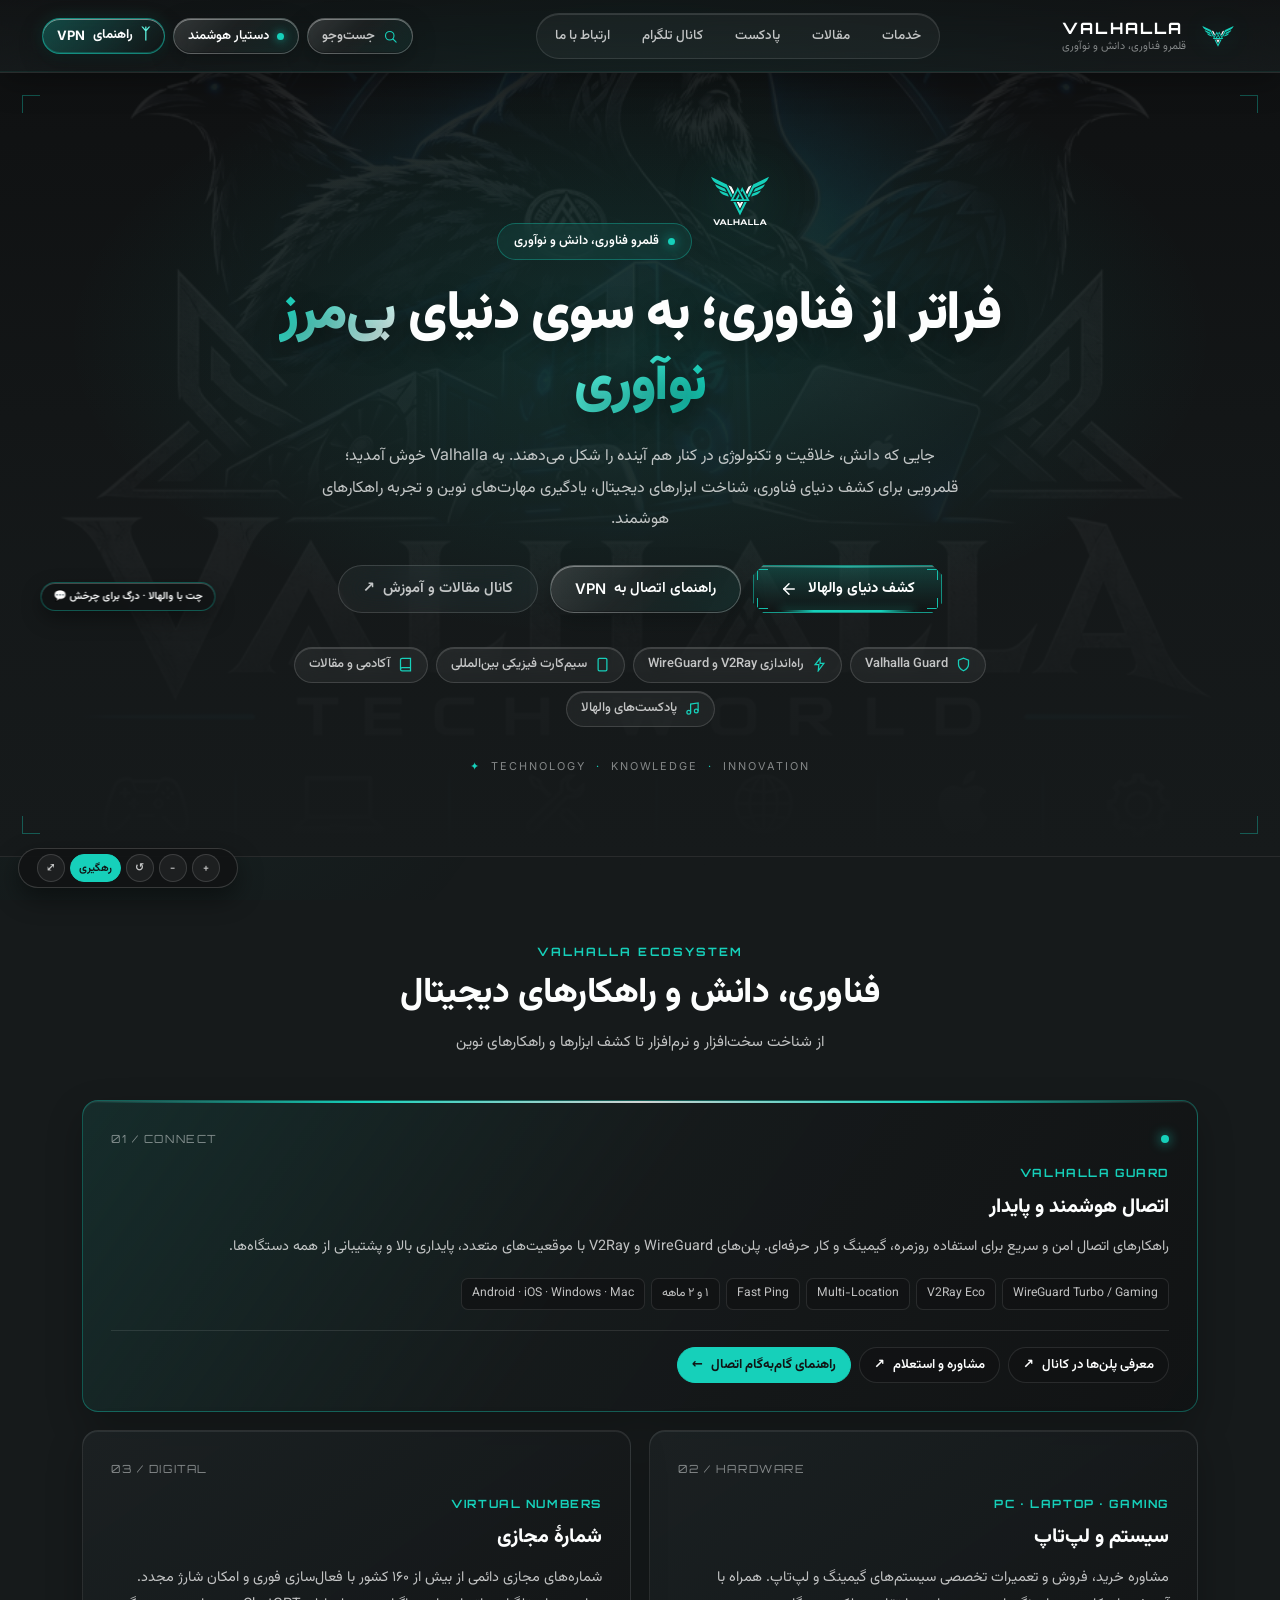
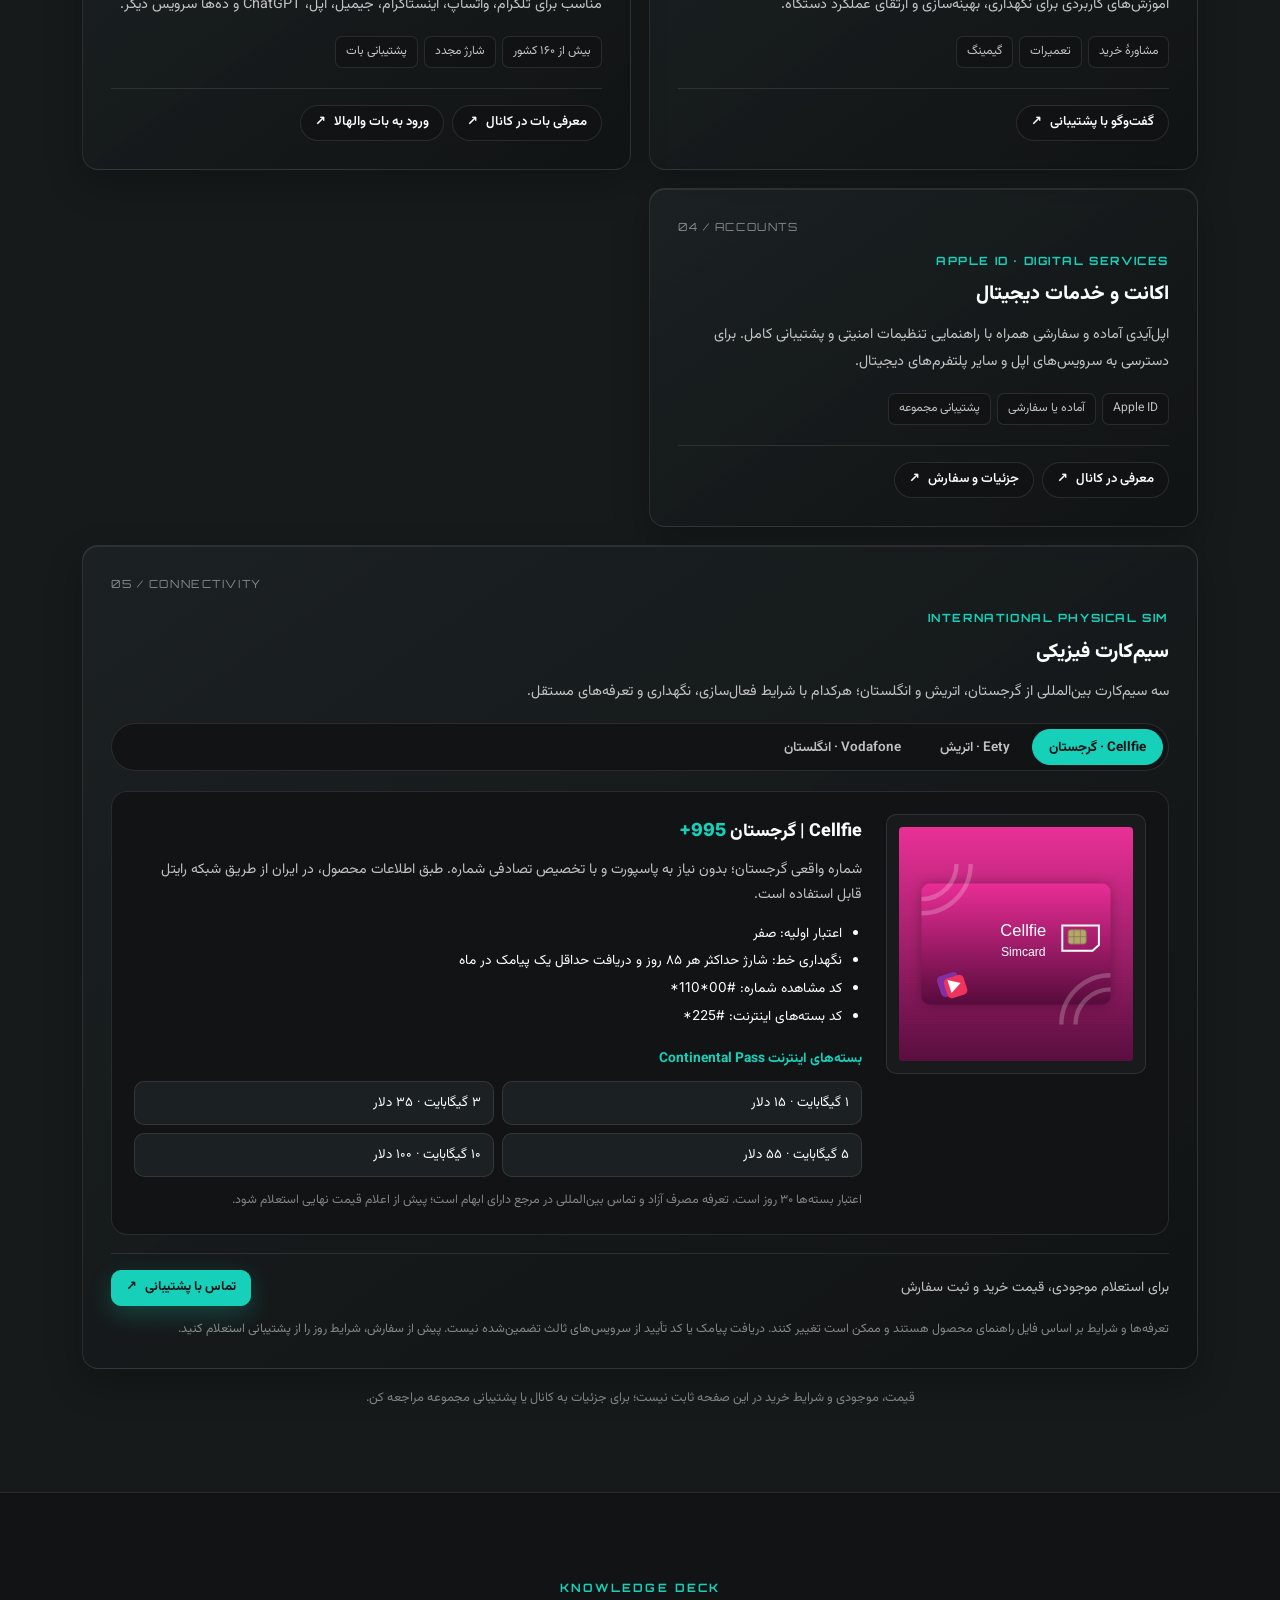
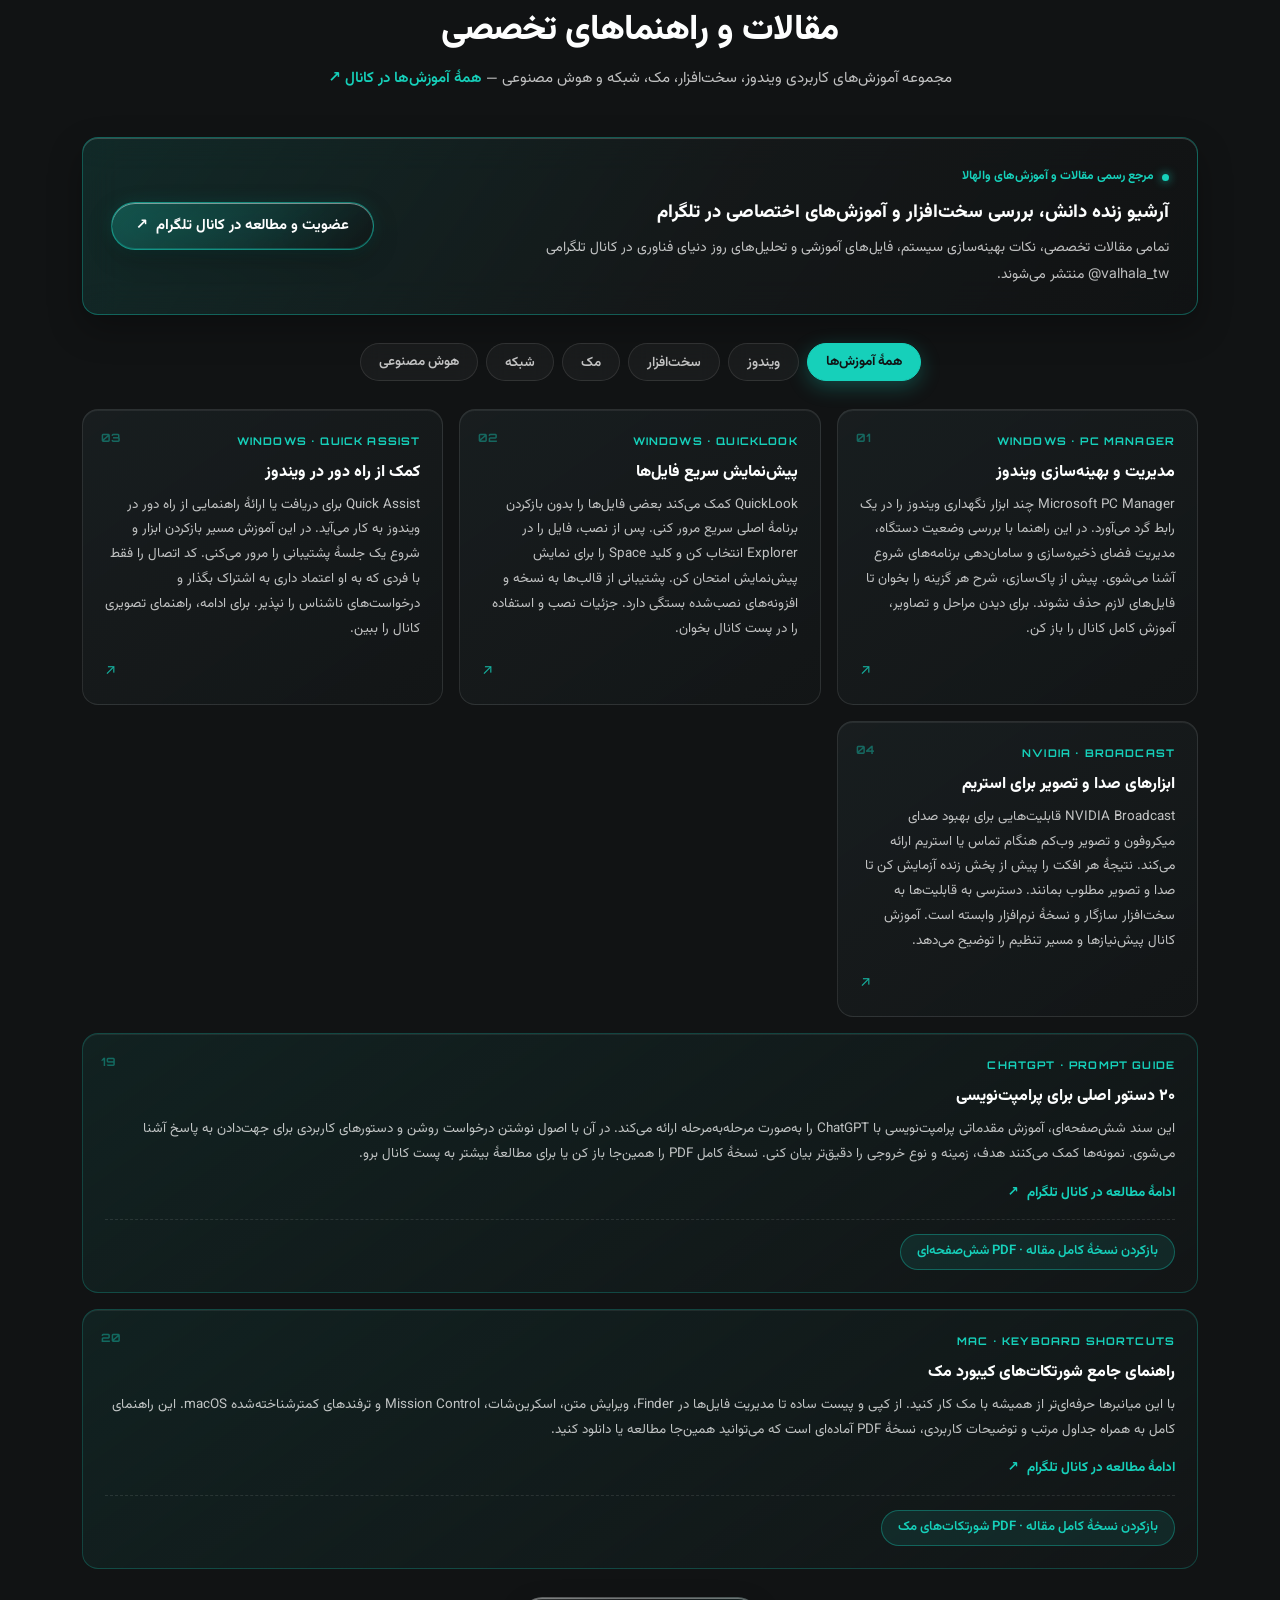
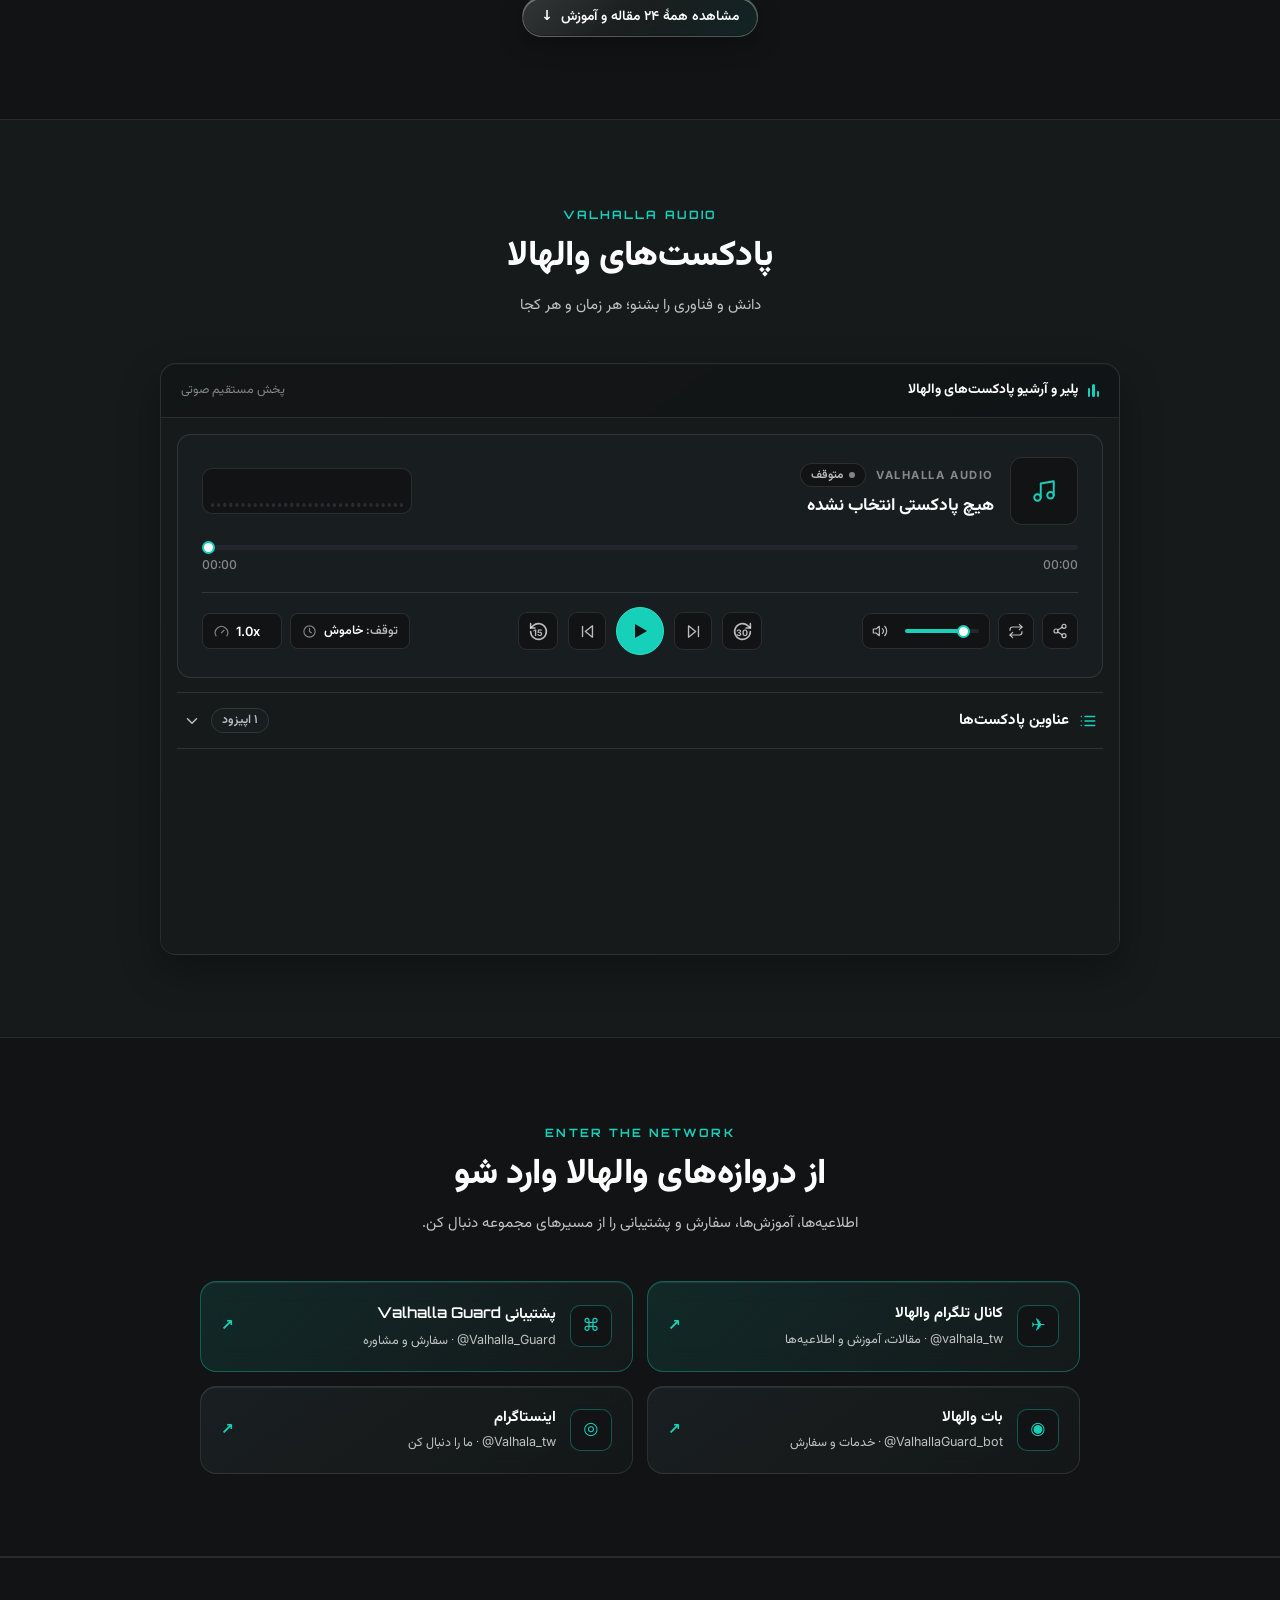
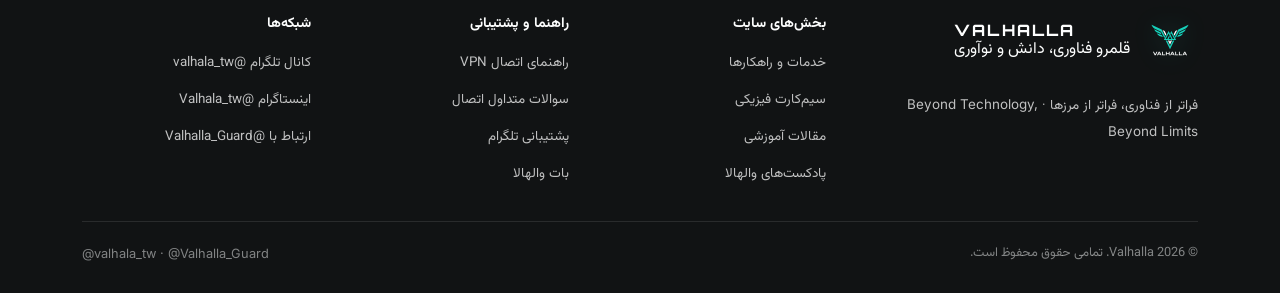
<file: index.html>
<!doctype html>
<html lang="fa" dir="rtl">
  <head>
    <meta charset="utf-8" />
    <meta name="viewport" content="width=device-width, initial-scale=1" />
    <meta name="theme-color" content="#161A1B" />
    <meta
      name="description"
      content="Valhalla — قلمرو فناوری، دانش و نوآوری. سخت‌افزار، آموزش، ابزارهای دیجیتال و راهکارهای هوشمند."
    />
    <title>Valhalla | قلمرو فناوری، دانش و نوآوری</title>
    <link rel="preconnect" href="https://fonts.googleapis.com" />
    <link rel="preconnect" href="https://fonts.gstatic.com" crossorigin />
    <link
      href="https://fonts.googleapis.com/css2?family=Inter:wght@400;500;600;700&family=Orbitron:wght@500;600;700;800&family=Vazirmatn:wght@300;400;500;600;700;800;900&display=swap"
      rel="stylesheet"
    />
    <link rel="icon" href="assets/brand/favicon-dark-512.png" type="image/png" media="(prefers-color-scheme: dark)" />
    <link rel="icon" href="assets/brand/favicon-light-512.png" type="image/png" media="(prefers-color-scheme: light)" />
    <link rel="icon" href="assets/brand/favicon-dark-512.png" type="image/png" />
    <link rel="stylesheet" href="styles.css?v=20261127-valhalla-v2" />
    <script src="script.js?v=20261127-valhalla-v2" defer></script>
  </head>
  <body>
    <!-- فیلتر انکسار شیشه مایع (Liquid Glass Refraction) -->
    <svg aria-hidden="true" width="0" height="0" style="position:absolute;overflow:hidden" focusable="false">
      <filter id="valhalla-liquid-refraction" x="-20%" y="-30%" width="140%" height="160%">
        <feTurbulence type="fractalNoise" baseFrequency="0.018 0.075" numOctaves="2" seed="13" result="waterNoise" />
        <feDisplacementMap in="SourceGraphic" in2="waterNoise" scale="11" xChannelSelector="R" yChannelSelector="G" />
      </filter>
    </svg>

    <div class="scroll-progress" id="scroll-progress" aria-hidden="true"></div>
    <div class="bg-grid" aria-hidden="true"></div>
    <div class="bg-glow" aria-hidden="true"></div>

    <!-- هدر شیشه‌ای چسبان (Apple Liquid Glass + ROG Precision) -->
    <header class="navbar topbar" id="navbar">
      <div class="nav-inner">
        <a class="brand" href="#top" aria-label="Valhalla، صفحه اصلی">
          <img
            src="assets/brand/valhalla-icon-dark-transparent.svg"
            alt="لوگوی Valhalla"
            class="brand-logo"
            width="42"
            height="42"
          />
          <span class="brand-copy">
            <strong dir="ltr" lang="en">VALHALLA</strong>
            <small>قلمرو فناوری، دانش و نوآوری</small>
          </span>
        </a>

        <nav class="top-nav glass-nav-rail" aria-label="میانبرهای صفحه">
          <a href="#services">خدمات</a>
          <a href="#articles">مقالات</a>
          <a href="#podcasts">پادکست</a>
          <a href="https://t.me/valhala_tw" target="_blank" rel="noopener noreferrer">کانال تلگرام</a>
          <a href="#contact">ارتباط با ما</a>
        </nav>

        <div class="nav-actions">
          <button
            class="btn btn-icon btn-glass search-toggle"
            id="search-toggle"
            type="button"
            aria-controls="site-search"
            aria-expanded="false"
            aria-label="جست‌وجوی سریع در سایت"
          >
            <svg viewBox="0 0 24 24" fill="none" aria-hidden="true">
              <circle cx="10.8" cy="10.8" r="6.8" stroke="currentColor" stroke-width="1.8" />
              <path d="m16 16 5 5" stroke="currentColor" stroke-width="1.8" stroke-linecap="round" />
            </svg>
            <span>جست‌وجو</span>
          </button>

          <button class="btn btn-glass btn-sm" id="nav-ai-btn" type="button">
            <span class="nav-status-dot" aria-hidden="true"></span>
            دستیار هوشمند
          </button>

          <a class="btn btn-glass-accent btn-sm vpn-tab" href="#vpn-guide" data-vpn-tab aria-current="false">
            <span aria-hidden="true">ᛉ</span>
            راهنمای <bdi lang="en">VPN</bdi>
          </a>

          <button
            type="button"
            class="mobile-toggle btn-glass"
            id="mobile-toggle"
            aria-label="باز کردن منو"
            aria-expanded="false"
          >
            <span></span>
            <span></span>
            <span></span>
          </button>
        </div>

        <!-- فرم جست‌وجوی سریع سایت -->
        <form class="quick-search" id="site-search" role="search" hidden>
          <label class="visually-hidden" for="site-search-input">جست‌وجو در خدمات، مراحل اتصال و آموزش‌ها</label>
          <div class="search-field">
            <svg viewBox="0 0 24 24" fill="none" aria-hidden="true">
              <circle cx="10.8" cy="10.8" r="6.8" stroke="currentColor" stroke-width="1.8" />
              <path d="m16 16 5 5" stroke="currentColor" stroke-width="1.8" stroke-linecap="round" />
            </svg>
            <input
              id="site-search-input"
              type="search"
              placeholder="خدمت، دستگاه یا موضوع آموزش…"
              autocomplete="off"
              aria-controls="search-results"
              aria-expanded="false"
            />
            <button class="search-close" id="search-close" type="button" aria-label="بستن جست‌وجو">×</button>
          </div>
          <div class="search-results" id="search-results" role="listbox" aria-label="نتایج جست‌وجو"></div>
        </form>
      </div>

      <!-- منوی موبایل شیشه‌ای -->
      <div class="mobile-menu" id="mobile-menu" hidden>
        <div class="container mobile-menu-inner">
          <a href="#services" class="mobile-link">خدمات و راهکارها</a>
          <a href="#physical-sim" class="mobile-link">سیم‌کارت فیزیکی بین‌المللی</a>
          <a href="#articles" class="mobile-link">مقالات و آکادمی (۲۴ راهنما)</a>
          <a href="#podcasts" class="mobile-link">پادکست‌های والهالا</a>
          <a href="https://t.me/valhala_tw" target="_blank" rel="noopener noreferrer" class="mobile-link">کانال تلگرام @valhala_tw ↗</a>
          <a href="#contact" class="mobile-link">ارتباط با ما</a>
          <div class="mobile-menu-actions">
            <button type="button" class="btn btn-glass" id="mobile-ai-btn">
              <span class="nav-status-dot" aria-hidden="true"></span>
              باز کردن دستیار هوشمند
            </button>
            <a href="#vpn-guide" data-vpn-tab class="btn btn-primary">راهنمای اتصال به VPN</a>
          </div>
        </div>
      </div>
    </header>

    <main id="top">
      <!-- ==================== نمای اصلی (Home View) ==================== -->
      <div class="home-view" data-page-view="home">
        <!-- بخش ۱: هیرو ترکیبی (Apple Minimal + ROG Precision HUD + Liquid Glass) -->
        <section class="hero video-hero" aria-labelledby="page-title">
          <video
            class="hero-video"
            autoplay
            muted
            loop
            playsinline
            preload="metadata"
            poster="assets/valhalla-hero-bg.jpeg"
            aria-hidden="true"
            tabindex="-1"
          >
            <source src="assets/valhalla-home-hero.mp4" type="video/mp4" />
          </video>
          <div class="hero-video-scrim" aria-hidden="true"></div>
          <div class="hero-hud-corners" aria-hidden="true">
            <span class="hud-corner hud-tl"></span>
            <span class="hud-corner hud-tr"></span>
            <span class="hud-corner hud-bl"></span>
            <span class="hud-corner hud-br"></span>
          </div>

          <div class="container hero-inner">
            <div class="hero-crest" aria-hidden="true">
              <img
                src="assets/brand/valhalla-logo-dark-transparent.svg"
                alt=""
                width="104"
                height="104"
              />
            </div>

            <p class="eyebrow" lang="fa">
              <span class="eyebrow-dot"></span>
              قلمرو فناوری، دانش و نوآوری
            </p>

            <h1 id="page-title" class="hero-title" lang="fa">
              فراتر از فناوری؛ به سوی دنیای <span class="text-gradient">بی‌مرز نوآوری</span>
            </h1>

            <p class="hero-description" lang="fa">
              جایی که دانش، خلاقیت و تکنولوژی در کنار هم آینده را شکل می‌دهند. به
              <bdi lang="en">Valhalla</bdi> خوش آمدید؛ قلمرویی برای کشف دنیای فناوری، شناخت ابزارهای دیجیتال،
              یادگیری مهارت‌های نوین و تجربه راهکارهای هوشمند.
            </p>

            <div class="hero-cta-row">
              <a class="hero-cta" href="#services">
                <span class="cta-frame" aria-hidden="true">
                  <span class="cta-corner cta-tl"></span>
                  <span class="cta-corner cta-tr"></span>
                  <span class="cta-corner cta-bl"></span>
                  <span class="cta-corner cta-br"></span>
                  <span class="cta-scan"></span>
                </span>
                <span class="cta-label">کشف دنیای والهالا</span>
                <svg class="cta-arrow" width="18" height="18" viewBox="0 0 24 24" fill="none" stroke="currentColor" stroke-width="2" stroke-linecap="round" stroke-linejoin="round" aria-hidden="true"><path d="M19 12H5"/><path d="m12 19-7-7 7-7"/></svg>
                <span class="cta-hud-line" aria-hidden="true"></span>
              </a>

              <a class="btn btn-glass btn-lg" href="#vpn-guide" data-vpn-tab>
                راهنمای اتصال به <bdi lang="en">VPN</bdi>
              </a>

              <a class="btn btn-glass-subtle btn-lg" href="https://t.me/valhala_tw" target="_blank" rel="noopener noreferrer">
                <span>کانال مقالات و آموزش</span>
                <span aria-hidden="true">↗</span>
              </a>
            </div>

            <!-- نوار دسترسی سریع شیشه‌ای زیر هیرو -->
            <div class="quick-bar" aria-label="دسترسی سریع به بخش‌ها">
              <a href="#services" class="quick-pill">
                <svg width="15" height="15" viewBox="0 0 24 24" fill="none" stroke="currentColor" stroke-width="2"><path d="M12 22s8-4 8-10V5l-8-3-8 3v7c0 6 8 10 8 10z"/></svg>
                <span>Valhalla Guard</span>
              </a>
              <a href="#vpn-guide" data-vpn-tab class="quick-pill">
                <svg width="15" height="15" viewBox="0 0 24 24" fill="none" stroke="currentColor" stroke-width="2"><path d="m13 2-8 10h6l-1 10 9-12h-6z"/></svg>
                <span>راه‌اندازی V2Ray و WireGuard</span>
              </a>
              <a href="#physical-sim" class="quick-pill">
                <svg width="15" height="15" viewBox="0 0 24 24" fill="none" stroke="currentColor" stroke-width="2"><rect x="5" y="2" width="14" height="20" rx="2"/><path d="M12 18h.01"/></svg>
                <span>سیم‌کارت فیزیکی بین‌المللی</span>
              </a>
              <a href="#articles" class="quick-pill">
                <svg width="15" height="15" viewBox="0 0 24 24" fill="none" stroke="currentColor" stroke-width="2"><path d="M4 19.5A2.5 2.5 0 0 1 6.5 17H20"/><path d="M6.5 2H20v20H6.5A2.5 2.5 0 0 1 4 19.5v-15A2.5 2.5 0 0 1 6.5 2z"/></svg>
                <span>آکادمی و مقالات</span>
              </a>
              <a href="#podcasts" class="quick-pill">
                <svg width="15" height="15" viewBox="0 0 24 24" fill="none" stroke="currentColor" stroke-width="2"><path d="M9 18V5l12-2v13"/><circle cx="6" cy="18" r="3"/><circle cx="18" cy="16" r="3"/></svg>
                <span>پادکست‌های والهالا</span>
              </a>
            </div>

            <div class="hero-motto" lang="en" aria-label="Technology, Knowledge, Innovation">
              <span>✦</span>
              <bdi>TECHNOLOGY</bdi>
              <i>·</i>
              <bdi>KNOWLEDGE</bdi>
              <i>·</i>
              <bdi>INNOVATION</bdi>
            </div>
          </div>
        </section>

        <!-- بخش ۲: خدمات و راهکارهای دیجیتال -->
        <section class="section services-section" id="services" aria-labelledby="services-title">
          <div class="container">
            <div class="section-head reveal">
              <span class="section-label">VALHALLA ECOSYSTEM</span>
              <h2 id="services-title" class="section-title">فناوری، دانش و راهکارهای دیجیتال</h2>
              <p class="section-sub">از شناخت سخت‌افزار و نرم‌افزار تا کشف ابزارها و راهکارهای نوین</p>
            </div>

            <div class="offer-grid">
              <!-- 01 / VALHALLA GUARD -->
              <article class="offer-card offer-featured">
                <div class="offer-topline">
                  <span>01 / CONNECT</span>
                  <span class="offer-pulse" aria-hidden="true"></span>
                </div>
                <p class="offer-kicker">VALHALLA GUARD</p>
                <h3>اتصال هوشمند و پایدار</h3>
                <p class="offer-description">
                  راهکارهای اتصال امن و سریع برای استفاده روزمره، گیمینگ و کار حرفه‌ای. پلن‌های WireGuard و V2Ray با
                  موقعیت‌های متعدد، پایداری بالا و پشتیبانی از همه دستگاه‌ها.
                </p>
                <div class="offer-chips">
                  <span>WireGuard Turbo / Gaming</span>
                  <span>V2Ray Eco</span>
                  <span>Multi-Location</span>
                  <span>Fast Ping</span>
                  <span>۱ و ۲ ماهه</span>
                  <span>Android · iOS · Windows · Mac</span>
                </div>
                <div class="offer-actions">
                  <a class="offer-link" href="https://t.me/valhala_tw/61" target="_blank" rel="noopener noreferrer">
                    <span>معرفی پلن‌ها در کانال</span>
                    <span aria-hidden="true">↗</span>
                  </a>
                  <a class="offer-link" href="https://t.me/valhalla_guard" target="_blank" rel="noopener noreferrer">
                    <span>مشاوره و استعلام</span>
                    <span aria-hidden="true">↗</span>
                  </a>
                  <a class="offer-link offer-link-accent" href="#vpn-guide" data-vpn-tab>
                    <span>راهنمای گام‌به‌گام اتصال</span>
                    <span aria-hidden="true">←</span>
                  </a>
                </div>
              </article>

              <!-- 02 / HARDWARE -->
              <article class="offer-card">
                <div class="offer-topline"><span>02 / HARDWARE</span></div>
                <p class="offer-kicker">PC · LAPTOP · GAMING</p>
                <h3>سیستم و لپ‌تاپ</h3>
                <p class="offer-description">
                  مشاوره خرید، فروش و تعمیرات تخصصی سیستم‌های گیمینگ و لپ‌تاپ. همراه با آموزش‌های کاربردی برای نگهداری،
                  بهینه‌سازی و ارتقای عملکرد دستگاه.
                </p>
                <div class="offer-chips">
                  <span>مشاورهٔ خرید</span>
                  <span>تعمیرات</span>
                  <span>گیمینگ</span>
                </div>
                <div class="offer-actions">
                  <a class="offer-link" href="https://t.me/Valhalla_Guard" target="_blank" rel="noopener noreferrer">
                    <span>گفت‌وگو با پشتیبانی</span>
                    <span aria-hidden="true">↗</span>
                  </a>
                </div>
              </article>

              <!-- 03 / DIGITAL -->
              <article class="offer-card">
                <div class="offer-topline"><span>03 / DIGITAL</span></div>
                <p class="offer-kicker">VIRTUAL NUMBERS</p>
                <h3>شمارهٔ مجازی</h3>
                <p class="offer-description">
                  شماره‌های مجازی دائمی از بیش از ۱۶۰ کشور با فعال‌سازی فوری و امکان شارژ مجدد. مناسب برای تلگرام،
                  واتساپ، اینستاگرام، جیمیل، اپل، ChatGPT و ده‌ها سرویس دیگر.
                </p>
                <div class="offer-chips">
                  <span>بیش از ۱۶۰ کشور</span>
                  <span>شارژ مجدد</span>
                  <span>پشتیبانی بات</span>
                </div>
                <div class="offer-actions">
                  <a class="offer-link" href="https://t.me/valhala_tw/59" target="_blank" rel="noopener noreferrer">
                    <span>معرفی بات در کانال</span>
                    <span aria-hidden="true">↗</span>
                  </a>
                  <a class="offer-link" href="https://t.me/ValhallaGuard_bot" target="_blank" rel="noopener noreferrer">
                    <span>ورود به بات والهالا</span>
                    <span aria-hidden="true">↗</span>
                  </a>
                </div>
              </article>

              <!-- 04 / ACCOUNTS -->
              <article class="offer-card">
                <div class="offer-topline"><span>04 / ACCOUNTS</span></div>
                <p class="offer-kicker">APPLE ID · DIGITAL SERVICES</p>
                <h3>اکانت و خدمات دیجیتال</h3>
                <p class="offer-description">
                  اپل‌آیدی آماده و سفارشی همراه با راهنمایی تنظیمات امنیتی و پشتیبانی کامل. برای دسترسی به سرویس‌های اپل
                  و سایر پلتفرم‌های دیجیتال.
                </p>
                <div class="offer-chips">
                  <span>Apple ID</span>
                  <span>آماده یا سفارشی</span>
                  <span>پشتیبانی مجموعه</span>
                </div>
                <div class="offer-actions">
                  <a class="offer-link" href="https://t.me/valhala_tw/54" target="_blank" rel="noopener noreferrer">
                    <span>معرفی در کانال</span>
                    <span aria-hidden="true">↗</span>
                  </a>
                  <a class="offer-link" href="https://t.me/Valhalla_Guard" target="_blank" rel="noopener noreferrer">
                    <span>جزئیات و سفارش</span>
                    <span aria-hidden="true">↗</span>
                  </a>
                </div>
              </article>

              <!-- 05 / PHYSICAL SIM (تب‌های تعاملی سبک توییک‌فا) -->
              <article class="offer-card physical-sim-card" id="physical-sim">
                <div class="offer-topline"><span>05 / CONNECTIVITY</span></div>
                <p class="offer-kicker">INTERNATIONAL PHYSICAL SIM</p>
                <h3>سیم‌کارت فیزیکی</h3>
                <p class="offer-description">
                  سه سیم‌کارت بین‌المللی از گرجستان، اتریش و انگلستان؛ هرکدام با شرایط فعال‌سازی، نگهداری و تعرفه‌های
                  مستقل.
                </p>

                <div class="sim-tabs" role="tablist" aria-label="انتخاب سیم‌کارت">
                  <button
                    class="sim-tab is-active"
                    id="sim-tab-cellfie"
                    type="button"
                    role="tab"
                    aria-selected="true"
                    aria-controls="sim-panel-cellfie"
                    data-sim-tab="cellfie"
                  >
                    Cellfie · گرجستان
                  </button>
                  <button
                    class="sim-tab"
                    id="sim-tab-eety"
                    type="button"
                    role="tab"
                    aria-selected="false"
                    aria-controls="sim-panel-eety"
                    data-sim-tab="eety"
                    tabindex="-1"
                  >
                    Eety · اتریش
                  </button>
                  <button
                    class="sim-tab"
                    id="sim-tab-vodafone"
                    type="button"
                    role="tab"
                    aria-selected="false"
                    aria-controls="sim-panel-vodafone"
                    data-sim-tab="vodafone"
                    tabindex="-1"
                  >
                    Vodafone · انگلستان
                  </button>
                </div>

                <section
                  class="sim-panel is-active"
                  id="sim-panel-cellfie"
                  role="tabpanel"
                  aria-labelledby="sim-tab-cellfie"
                  data-sim-panel="cellfie"
                >
                  <img
                    class="sim-product-image"
                    src="assets/cellfie-sim.svg"
                    alt="تصویر سیم‌کارت فیزیکی Cellfie گرجستان"
                    loading="lazy"
                  />
                  <div class="sim-product-copy">
                    <h4>Cellfie | گرجستان <bdi dir="ltr">+995</bdi></h4>
                    <p>
                      شماره واقعی گرجستان؛ بدون نیاز به پاسپورت و با تخصیص تصادفی شماره. طبق اطلاعات محصول، در ایران از
                      طریق شبکه رایتل قابل استفاده است.
                    </p>
                    <ul>
                      <li>اعتبار اولیه: صفر</li>
                      <li>نگهداری خط: شارژ حداکثر هر ۸۵ روز و دریافت حداقل یک پیامک در ماه</li>
                      <li>کد مشاهده شماره: <bdi dir="ltr">*110*00#</bdi></li>
                      <li>کد بسته‌های اینترنت: <bdi dir="ltr">*225#</bdi></li>
                    </ul>
                    <h5>بسته‌های اینترنت Continental Pass</h5>
                    <div class="sim-price-grid">
                      <span>۱ گیگابایت · ۱۵ دلار</span>
                      <span>۳ گیگابایت · ۳۵ دلار</span>
                      <span>۵ گیگابایت · ۵۵ دلار</span>
                      <span>۱۰ گیگابایت · ۱۰۰ دلار</span>
                    </div>
                    <small class="sim-note">
                      اعتبار بسته‌ها ۳۰ روز است. تعرفه مصرف آزاد و تماس بین‌المللی در مرجع دارای ابهام است؛ پیش از اعلام
                      قیمت نهایی استعلام شود.
                    </small>
                  </div>
                </section>

                <section
                  class="sim-panel"
                  id="sim-panel-eety"
                  role="tabpanel"
                  aria-labelledby="sim-tab-eety"
                  data-sim-panel="eety"
                  hidden
                >
                  <img
                    class="sim-product-image"
                    src="assets/eety-sim.svg"
                    alt="تصویر سیم‌کارت فیزیکی Eety اتریش"
                    loading="lazy"
                  />
                  <div class="sim-product-copy">
                    <h4>Eety | اتریش <bdi dir="ltr">+43</bdi></h4>
                    <p>
                      شماره واقعی اتریش که طبق اطلاعات محصول با پاسپورت معتبر به نام خریدار ثبت می‌شود. شماره به‌صورت
                      تصادفی تخصیص می‌یابد و در ایران از طریق شبکه همراه اول قابل استفاده اعلام شده است.
                    </p>
                    <ul>
                      <li>ارائه پاسپورت معتبر برای فعال‌سازی الزامی است</li>
                      <li>اعتبار اولیه: صفر</li>
                      <li>نگهداری خط: شارژ حداقل هر ۸۵ روز و دریافت حداقل یک پیامک در ماه</li>
                      <li>کد بررسی اعتبار: <bdi dir="ltr">*149#</bdi></li>
                    </ul>
                    <h5>تعرفه مصرف آزاد</h5>
                    <div class="sim-price-grid">
                      <span>تماس: ۰٫۰۵ یورو</span>
                      <span>پیامک: ۰٫۰۵ یورو</span>
                      <span>اینترنت: ۰٫۰۰۰۹۰۲۳ یورو / مگابایت</span>
                    </div>
                    <small class="sim-note">
                      بسته TOP تا ۱۰ گیگابایت در اتحادیه اروپا معرفی شده، اما قیمت، مدت اعتبار و پوشش دقیق آن باید پیش از
                      سفارش استعلام شود.
                    </small>
                  </div>
                </section>

                <section
                  class="sim-panel"
                  id="sim-panel-vodafone"
                  role="tabpanel"
                  aria-labelledby="sim-tab-vodafone"
                  data-sim-panel="vodafone"
                  hidden
                >
                  <img
                    class="sim-product-image"
                    src="assets/vodafone-sim.svg"
                    alt="تصویر سیم‌کارت فیزیکی Vodafone انگلستان"
                    loading="lazy"
                  />
                  <div class="sim-product-copy">
                    <h4>Vodafone | انگلستان <bdi dir="ltr">+44</bdi></h4>
                    <p>
                      شماره واقعی بریتانیا با امکان استفاده از تماس، پیامک و اینترنت در ایران طبق اطلاعات محصول؛ از طریق
                      شبکه رایتل.
                    </p>
                    <ul>
                      <li>سیم‌کارت به‌صورت پلمپ ارسال می‌شود</li>
                      <li>اعتبار اولیه صفر؛ برای شروع استفاده شارژ ۵ پوندی لازم است</li>
                      <li>برای حفظ خط، شارژ ۵ پوندی پیش از گذشت حدود ۸۵ روز انجام شود</li>
                      <li>مدیریت شارژ از طریق My Vodafone؛ کد بررسی اعتبار: <bdi dir="ltr">*#1345#</bdi></li>
                    </ul>
                    <h5>تعرفه‌های مصرفی</h5>
                    <div class="sim-price-grid">
                      <span>تماس خروجی: ۰٫۶۰ پوند / دقیقه</span>
                      <span>تماس ورودی: ۰٫۶۰ پوند / دقیقه</span>
                      <span>پیامک خروجی: ۰٫۰۸ پوند</span>
                      <span>اینترنت: ۰٫۱۲ پوند / مگابایت</span>
                    </div>
                  </div>
                </section>

                <div class="sim-buy-row">
                  <span>برای استعلام موجودی، قیمت خرید و ثبت سفارش</span>
                  <a
                    class="btn btn-primary btn-sm"
                    href="https://t.me/Valhalla_Guard"
                    target="_blank"
                    rel="noopener noreferrer"
                  >
                    تماس با پشتیبانی <span aria-hidden="true">↗</span>
                  </a>
                </div>
                <small class="sim-disclaimer">
                  تعرفه‌ها و شرایط بر اساس فایل راهنمای محصول هستند و ممکن است تغییر کنند. دریافت پیامک یا کد تأیید از
                  سرویس‌های ثالث تضمین‌شده نیست. پیش از سفارش، شرایط روز را از پشتیبانی استعلام کنید.
                </small>
              </article>
            </div>

            <p class="section-footnote">
              قیمت، موجودی و شرایط خرید در این صفحه ثابت نیست؛ برای جزئیات به کانال یا پشتیبانی مجموعه مراجعه کن.
            </p>
          </div>
        </section>

        <!-- بخش ۳: مقالات و آکادمی والهالا (تمامی ۲۴ مقاله + فیلترها + نمایشگر PDF + بنر کانال تلگرام) -->
        <section class="section section-alt academy-section" id="articles" aria-labelledby="articles-title">
          <div class="container">
            <div class="section-head reveal">
              <span class="section-label">KNOWLEDGE DECK</span>
              <h2 id="articles-title" class="section-title">مقالات و راهنماهای تخصصی</h2>
              <p class="section-sub">
                مجموعه آموزش‌های کاربردی ویندوز، سخت‌افزار، مک، شبکه و هوش مصنوعی —
                <a class="inline-link" href="https://t.me/valhala_tw" target="_blank" rel="noopener noreferrer">
                  همهٔ آموزش‌ها در کانال ↗
                </a>
              </p>
            </div>

            <div class="telegram-spotlight glass-card reveal">
              <div class="telegram-spotlight-copy">
                <span class="spotlight-badge">
                  <span class="nav-status-dot" aria-hidden="true"></span>
                  مرجع رسمی مقالات و آموزش‌های والهالا
                </span>
                <h3>آرشیو زنده دانش، بررسی سخت‌افزار و آموزش‌های اختصاصی در تلگرام</h3>
                <p>
                  تمامی مقالات تخصصی، نکات بهینه‌سازی سیستم، فایل‌های آموزشی و تحلیل‌های روز دنیای فناوری در کانال تلگرامی
                  <bdi dir="ltr">@valhala_tw</bdi> منتشر می‌شوند.
                </p>
              </div>
              <a
                class="btn btn-glass-accent btn-lg"
                href="https://t.me/valhala_tw"
                target="_blank"
                rel="noopener noreferrer"
              >
                <span>عضویت و مطالعه در کانال تلگرام</span>
                <span aria-hidden="true">↗</span>
              </a>
            </div>

            <div class="academy-filters" role="group" aria-label="دسته‌بندی آموزش‌ها">
              <button class="academy-filter is-active" type="button" data-filter="all" aria-pressed="true">همهٔ آموزش‌ها</button>
              <button class="academy-filter" type="button" data-filter="windows" aria-pressed="false">ویندوز</button>
              <button class="academy-filter" type="button" data-filter="hardware" aria-pressed="false">سخت‌افزار</button>
              <button class="academy-filter" type="button" data-filter="mac" aria-pressed="false">مک</button>
              <button class="academy-filter" type="button" data-filter="network" aria-pressed="false">شبکه</button>
              <button class="academy-filter" type="button" data-filter="ai" aria-pressed="false">هوش مصنوعی</button>
            </div>

            <div class="academy-grid">
              <a class="academy-card" data-category="windows" href="https://t.me/valhala_tw/15" target="_blank" rel="noopener noreferrer">
                <span class="academy-number">01</span><span class="academy-type">WINDOWS · PC MANAGER</span><h3>مدیریت و بهینه‌سازی ویندوز</h3><p>Microsoft PC Manager چند ابزار نگهداری ویندوز را در یک رابط گرد می‌آورد. در این راهنما با بررسی وضعیت دستگاه، مدیریت فضای ذخیره‌سازی و سامان‌دهی برنامه‌های شروع آشنا می‌شوی. پیش از پاک‌سازی، شرح هر گزینه را بخوان تا فایل‌های لازم حذف نشوند. برای دیدن مراحل و تصاویر، آموزش کامل کانال را باز کن.</p><span class="academy-arrow" aria-hidden="true">↗</span>
              </a>
              <a class="academy-card" data-category="windows" href="https://t.me/valhala_tw/16" target="_blank" rel="noopener noreferrer">
                <span class="academy-number">02</span><span class="academy-type">WINDOWS · QUICKLOOK</span><h3>پیش‌نمایش سریع فایل‌ها</h3><p>QuickLook کمک می‌کند بعضی فایل‌ها را بدون بازکردن برنامهٔ اصلی سریع مرور کنی. پس از نصب، فایل را در Explorer انتخاب کن و کلید Space را برای نمایش پیش‌نمایش امتحان کن. پشتیبانی از قالب‌ها به نسخه و افزونه‌های نصب‌شده بستگی دارد. جزئیات نصب و استفاده را در پست کانال بخوان.</p><span class="academy-arrow" aria-hidden="true">↗</span>
              </a>
              <a class="academy-card" data-category="windows" href="https://t.me/valhala_tw/18" target="_blank" rel="noopener noreferrer">
                <span class="academy-number">03</span><span class="academy-type">WINDOWS · QUICK ASSIST</span><h3>کمک از راه دور در ویندوز</h3><p>Quick Assist برای دریافت یا ارائهٔ راهنمایی از راه دور در ویندوز به کار می‌آید. در این آموزش مسیر بازکردن ابزار و شروع یک جلسهٔ پشتیبانی را مرور می‌کنی. کد اتصال را فقط با فردی که به او اعتماد داری به اشتراک بگذار و درخواست‌های ناشناس را نپذیر. برای ادامه، راهنمای تصویری کانال را ببین.</p><span class="academy-arrow" aria-hidden="true">↗</span>
              </a>
              <a class="academy-card" data-category="hardware" href="https://t.me/valhala_tw/20" target="_blank" rel="noopener noreferrer">
                <span class="academy-number">04</span><span class="academy-type">NVIDIA · BROADCAST</span><h3>ابزارهای صدا و تصویر برای استریم</h3><p>NVIDIA Broadcast قابلیت‌هایی برای بهبود صدای میکروفون و تصویر وب‌کم هنگام تماس یا استریم ارائه می‌کند. نتیجهٔ هر افکت را پیش از پخش زنده آزمایش کن تا صدا و تصویر مطلوب بمانند. دسترسی به قابلیت‌ها به سخت‌افزار سازگار و نسخهٔ نرم‌افزار وابسته است. آموزش کانال پیش‌نیازها و مسیر تنظیم را توضیح می‌دهد.</p><span class="academy-arrow" aria-hidden="true">↗</span>
              </a>
              <a class="academy-card" data-category="hardware" href="https://t.me/valhala_tw/22" target="_blank" rel="noopener noreferrer">
                <span class="academy-number">05</span><span class="academy-type">AMD · NOISE SUPPRESSION</span><h3>کاهش نویز با AMD</h3><p>قابلیت Noise Suppression ای‌ام‌دی می‌تواند نویز پس‌زمینهٔ میکروفون را در برنامه‌های سازگار کاهش دهد. در این آموزش محل گزینه‌ها و شیوهٔ آزمایش آن‌ها را دنبال کن. نام منوها و سازگاری ممکن است با مدل سخت‌افزار و نسخهٔ درایور تفاوت داشته باشد. اگر گزینه را نمی‌بینی، مشخصات دستگاهت را با راهنمای کانال تطبیق بده.</p><span class="academy-arrow" aria-hidden="true">↗</span>
              </a>
              <a class="academy-card" data-category="windows" href="https://t.me/valhala_tw/23" target="_blank" rel="noopener noreferrer">
                <span class="academy-number">06</span><span class="academy-type">WINDOWS · SYSTEM TOOLS</span><h3>ابزارهای خط فرمان ویندوز</h3><p>خط فرمان ویندوز راهی برای اجرای ابزارهای تشخیصی و نگهداری سیستم است. آموزش کانال چند فرمان پرکاربرد و کاربرد هرکدام را معرفی می‌کند. فرمانی را که منبع و نتیجه‌اش را نمی‌شناسی اجرا نکن و دستورهای سیستمی را دوباره بررسی کن. فهرست کامل و توضیحات را در پست ببین.</p><span class="academy-arrow" aria-hidden="true">↗</span>
              </a>
              <a class="academy-card" data-category="hardware" href="https://t.me/valhala_tw/24" target="_blank" rel="noopener noreferrer">
                <span class="academy-number">07</span><span class="academy-type">STORAGE · HDD / SSD</span><h3>بهینه‌سازی درایوها</h3><p>ویندوز ابزار Optimize Drives را برای نگهداری دیسک‌های متصل در اختیار می‌گذارد. نوع عملیات با توجه به SSD یا هارددیسک متفاوت است و سیستم معمولاً آن را تشخیص می‌دهد. پیش از تغییر زمان‌بندی، نام درایو و وضعیت آن را بررسی کن. آموزش کانال تفاوت بهینه‌سازی و یکپارچه‌سازی را توضیح می‌دهد.</p><span class="academy-arrow" aria-hidden="true">↗</span>
              </a>
              <a class="academy-card" data-category="windows" href="https://t.me/valhala_tw/29" target="_blank" rel="noopener noreferrer">
                <span class="academy-number">08</span><span class="academy-type">WINDOWS · STARTUP</span><h3>بررسی برنامه‌های شروع ویندوز</h3><p>برنامه‌های آغاز به کار می‌توانند زمان آماده‌شدن ویندوز را تحت‌تأثیر قرار دهند. در Task Manager فهرست Startup را ببین و اثر هر مورد را بررسی کن. غیرفعال‌کردن ابزارهای امنیتی یا درایورها ممکن است رفتار دستگاه را تغییر دهد، پس فقط موارد شناخته‌شده را تنظیم کن. برای بررسی رویدادهای راه‌اندازی، آموزش کانال را دنبال کن.</p><span class="academy-arrow" aria-hidden="true">↗</span>
              </a>
              <a class="academy-card" data-category="hardware" href="https://t.me/valhala_tw/36" target="_blank" rel="noopener noreferrer">
                <span class="academy-number">09</span><span class="academy-type">SSD · BUYING GUIDE</span><h3>آشنایی با انواع SSD</h3><p>SSDها با رابط‌ها و قالب‌های متفاوتی مانند SATA و NVMe عرضه می‌شوند. سرعت اسمی به رابط، کنترلر، ظرفیت و شرایط استفاده بستگی دارد. هنگام خرید، نوع اسلات و پشتیبانی مادربرد یا لپ‌تاپ را با مشخصات سازنده تطبیق بده. راهنمای کانال تفاوت‌های اصلی و نکات انتخاب را مرور می‌کند.</p><span class="academy-arrow" aria-hidden="true">↗</span>
              </a>
              <a class="academy-card" data-category="hardware" href="https://t.me/valhala_tw/38" target="_blank" rel="noopener noreferrer">
                <span class="academy-number">10</span><span class="academy-type">SSD · HEALTH CHECK</span><h3>بررسی سلامت SSD</h3><p>وضعیت یک SSD را می‌توان با ابزار سازنده و برخی گزارش‌های سیستم بررسی کرد. این شاخص‌ها سرنخ‌هایی دربارهٔ سلامت و میزان استفاده می‌دهند، اما تضمین قطعی برای آیندهٔ درایو نیستند. از فایل‌های مهم نسخهٔ پشتیبان جداگانه نگه دار. آموزش کانال روش‌های بررسی و محدودیت‌های هر روش را توضیح می‌دهد.</p><span class="academy-arrow" aria-hidden="true">↗</span>
              </a>
              <a class="academy-card" data-category="network" href="https://t.me/valhala_tw/40" target="_blank" rel="noopener noreferrer">
                <span class="academy-number">11</span><span class="academy-type">WI-FI · NETWORK</span><h3>باندهای Wi-Fi را بشناس</h3><p>باندهای ۲٫۴، ۵ و ۶ گیگاهرتز در برد، ازدحام و ظرفیت انتقال تفاوت دارند. باندهای بالاتر در شرایط مناسب می‌توانند سرعت بیشتری بدهند، در حالی که ۲٫۴ گیگاهرتز معمولاً بهتر از موانع عبور می‌کند. دسترسی به ۶ گیگاهرتز به روتر، دستگاه و مقررات محل بستگی دارد. پست کانال مقایسه را با مثال‌های کاربردی نشان می‌دهد.</p><span class="academy-arrow" aria-hidden="true">↗</span>
              </a>
              <a class="academy-card" data-category="network" href="https://t.me/valhala_tw/42" target="_blank" rel="noopener noreferrer">
                <span class="academy-number">12</span><span class="academy-type">NETWORK · PROTOCOLS</span><h3>مقایسهٔ پروتکل‌های اتصال</h3><p>WireGuard، OpenVPN و IKEv2 از پروتکل‌های رایج تونل‌سازی هستند و VLESS، VMess و Trojan نیز در دستهٔ پروتکل‌ها و روش‌های انتقال استفاده می‌شوند. شیوهٔ راه‌اندازی و سازگاری آن‌ها با برنامه‌ها یکسان نیست. انتخاب مناسب به سرویس دریافتی و دستگاه کاربر بستگی دارد. در آموزش کانال تفاوت‌ها و نکات اتصال را مرور کن.</p><span class="academy-arrow" aria-hidden="true">↗</span>
              </a>
              <a class="academy-card" data-category="windows" href="https://t.me/valhala_tw/43" target="_blank" rel="noopener noreferrer">
                <span class="academy-number">13</span><span class="academy-type">WINDOWS · CLIPBOARD</span><h3>تاریخچهٔ کلیپ‌بورد</h3><p>Windows + V پنجرهٔ تاریخچهٔ کلیپ‌بورد ویندوز را باز می‌کند. اگر قابلیت خاموش است، می‌توانی آن را از تنظیمات Clipboard فعال کنی و از میان موارد اخیر انتخاب کنی. اطلاعات حساس ممکن است در تاریخچه باقی بمانند، پس آن را بازبینی و در صورت نیاز پاک کن. پست کانال میانبرها و گزینه‌های مربوط را نشان می‌دهد.</p><span class="academy-arrow" aria-hidden="true">↗</span>
              </a>
              <a class="academy-card" data-category="windows" href="https://t.me/valhala_tw/45" target="_blank" rel="noopener noreferrer">
                <span class="academy-number">14</span><span class="academy-type">WINDOWS · SECURITY</span><h3>آشنایی با Windows Sandbox</h3><p>Windows Sandbox یک محیط موقت برای اجرای برنامه‌ها در نسخه‌های پشتیبانی‌شدهٔ ویندوز است. با بستن محیط، تغییرات جلسهٔ موقت کنار گذاشته می‌شوند. در دسترس بودن آن به نسخهٔ سیستم و پیش‌نیازهای سخت‌افزاری وابسته است. فایل ناشناس را همچنان با احتیاط بررسی کن و آموزش کانال را برای فعال‌سازی ببین.</p><span class="academy-arrow" aria-hidden="true">↗</span>
              </a>
              <a class="academy-card" data-category="windows" href="https://t.me/valhala_tw/48" target="_blank" rel="noopener noreferrer">
                <span class="academy-number">15</span><span class="academy-type">WINDOWS · WINGET</span><h3>نصب و به‌روزرسانی با Winget</h3><p>Winget ابزار خط فرمان ویندوز برای پیدا کردن، نصب و به‌روزرسانی برنامه‌هاست. می‌توانی نام بسته را جست‌وجو و پیش از نصب ناشر و شناسهٔ آن را بررسی کنی. دسترسی مدیر برای برخی عملیات لازم می‌شود، اما هر دستوری نباید با دسترسی بالا اجرا شود. پست کانال نمونه‌فرمان‌ها و شیوهٔ استفاده را توضیح می‌دهد.</p><span class="academy-arrow" aria-hidden="true">↗</span>
              </a>
              <a class="academy-card" data-category="hardware" href="https://t.me/valhala_tw/50" target="_blank" rel="noopener noreferrer">
                <span class="academy-number">16</span><span class="academy-type">PC PERFORMANCE · RAM</span><h3>تنظیم XMP / EXPO رم</h3><p>پروفایل XMP یا EXPO تنظیمات حافظه را برای رسیدن به سرعت درج‌شده در مشخصات رم اعمال می‌کند. فعال‌سازی معمولاً از تنظیمات UEFI یا BIOS انجام می‌شود و سازگاری پردازنده، مادربرد و ماژول‌ها اهمیت دارد. پس از تغییر، پایداری سیستم را بررسی کن و در صورت بروز مشکل به تنظیم پیش‌فرض برگرد. آموزش کانال مراحل و نکات تنظیم را مرور می‌کند.</p><span class="academy-arrow" aria-hidden="true">↗</span>
              </a>
              <a class="academy-card academy-card-ai" data-category="ai" href="https://t.me/valhala_tw/63" target="_blank" rel="noopener noreferrer">
                <span class="academy-number">17</span><span class="academy-type">AI · CHATGPT</span><h3>آموزش کاربردی ChatGPT</h3><p>برای گرفتن پاسخ مفید، هدف و زمینهٔ کار را روشن و خروجی مورد انتظار را مشخص کن. نمونه، محدودیت‌ها و مخاطب پاسخ را نیز در درخواست بنویس تا نتیجه دقیق‌تر شود. اگر پاسخ با نیازت هماهنگ نبود، بازخورد مشخص بده و درخواست را مرحله‌به‌مرحله اصلاح کن. این آموزش نقطهٔ شروع مجموعهٔ پرامپت‌نویسی کانال است.</p><span class="academy-arrow" aria-hidden="true">↗</span>
              </a>
              <a class="academy-card academy-card-ai" data-category="ai" href="https://t.me/valhala_tw/64" target="_blank" rel="noopener noreferrer">
                <span class="academy-number">18</span><span class="academy-type">CHATGPT · AUDIO</span><h3>قسمت اول آموزش پرامپت</h3><p>در قسمت اول مجموعه، موضوع پرامپت‌نویسی با ChatGPT به‌صورت صوتی معرفی می‌شود. هنگام شنیدن، به روشن‌کردن هدف، افزودن زمینه و تعیین قالب پاسخ توجه کن. نسخهٔ صوتی کامل این آموزش نیز از طریق کانال تلگرام در دسترس است. متن و PDF همراه این آموزش در بخش مقاله قرار دارد.</p><span class="academy-arrow" aria-hidden="true">↗</span>
              </a>

              <article class="academy-card academy-card-ai prompt-article" data-category="ai">
                <span class="academy-number">19</span>
                <span class="academy-type">CHATGPT · PROMPT GUIDE</span>
                <h3>۲۰ دستور اصلی برای پرامپت‌نویسی</h3>
                <p>
                  این سند شش‌صفحه‌ای، آموزش مقدماتی پرامپت‌نویسی با ChatGPT را به‌صورت مرحله‌به‌مرحله ارائه می‌کند. در آن
                  با اصول نوشتن درخواست روشن و دستورهای کاربردی برای جهت‌دادن به پاسخ آشنا می‌شوی. نمونه‌ها کمک می‌کنند
                  هدف، زمینه و نوع خروجی را دقیق‌تر بیان کنی. نسخهٔ کامل PDF را همین‌جا باز کن یا برای مطالعهٔ بیشتر به
                  پست کانال برو.
                </p>
                <a class="prompt-source-link" href="https://t.me/valhala_tw/65" target="_blank" rel="noopener noreferrer">
                  ادامهٔ مطالعه در کانال تلگرام <span aria-hidden="true">↗</span>
                </a>
                <details class="pdf-reader">
                  <summary>بازکردن نسخهٔ کامل مقاله · PDF شش‌صفحه‌ای</summary>
                  <div class="pdf-reader-frame">
                    <iframe src="assets/ChatGPT_Valhalla_Part1.pdf#view=FitH" title="نسخهٔ کامل مقالهٔ پرامپت‌نویسی" loading="lazy"></iframe>
                  </div>
                  <a class="pdf-download-link" href="assets/ChatGPT_Valhalla_Part1.pdf" download>دانلود PDF کامل ↓</a>
                </details>
              </article>

              <article class="academy-card academy-card-ai prompt-article" data-category="mac">
                <span class="academy-number">20</span>
                <span class="academy-type">MAC · KEYBOARD SHORTCUTS</span>
                <h3>راهنمای جامع شورتکات‌های کیبورد مک</h3>
                <p>
                  با این میانبرها حرفه‌ای‌تر از همیشه با مک کار کنید. از کپی و پیست ساده تا مدیریت فایل‌ها در Finder،
                  ویرایش متن، اسکرین‌شات، Mission Control و ترفندهای کمترشناخته‌شده macOS. این راهنمای کامل به همراه
                  جداول مرتب و توضیحات کاربردی، نسخهٔ PDF آماده‌ای است که می‌توانید همین‌جا مطالعه یا دانلود کنید.
                </p>
                <a class="prompt-source-link" href="https://t.me/valhala_tw" target="_blank" rel="noopener noreferrer">
                  ادامهٔ مطالعه در کانال تلگرام <span aria-hidden="true">↗</span>
                </a>
                <details class="pdf-reader">
                  <summary>بازکردن نسخهٔ کامل مقاله · PDF شورتکات‌های مک</summary>
                  <div class="pdf-reader-frame">
                    <iframe src="assets/Valhalla_Mac_Shortcuts_Guide.pdf#view=FitH" title="راهنمای جامع شورتکات‌های کیبورد مک" loading="lazy"></iframe>
                  </div>
                  <a class="pdf-download-link" href="assets/Valhalla_Mac_Shortcuts_Guide.pdf" download>دانلود PDF کامل ↓</a>
                </details>
              </article>

              <a class="academy-card" data-category="windows" href="https://t.me/valhala_tw/8" target="_blank" rel="noopener noreferrer">
                <span class="academy-number">21</span><span class="academy-type">WINDOWS · SHORTCUTS</span><h3>میانبرهای کاربردی ویندوز</h3><p>میانبرهای صفحه‌کلید کارهای تکراری را کوتاه می‌کنند و دسترسی به پنجره‌ها و ابزارها را سریع‌تر می‌سازند. این راهنما ترکیب‌کلیدهای پرکاربرد ویندوز را یک‌جا گرد آورده است. چند میانبر روزانه را تمرین کن تا جایگزین حرکت‌های تکراری ماوس شوند. نام بعضی کلیدها ممکن است با صفحه‌کلید دستگاه فرق داشته باشد؛ فهرست کامل را در کانال ببین.</p><span class="academy-arrow" aria-hidden="true">↗</span>
              </a>
              <a class="academy-card" data-category="hardware" href="https://t.me/valhala_tw/11" target="_blank" rel="noopener noreferrer">
                <span class="academy-number">22</span><span class="academy-type">NVIDIA · CONTROL PANEL</span><h3>تنظیمات گرافیکی NVIDIA</h3><p>در NVIDIA Control Panel می‌توان برخی تنظیمات گرافیکی را برای برنامه‌ها و بازی‌ها مدیریت کرد. مقدار مناسب به بازی، نمایشگر و توان سخت‌افزار بستگی دارد و یک تنظیم واحد برای همه بهترین نیست. تغییرها را مرحله‌ای انجام بده و در صورت افت کیفیت یا پایداری، گزینه‌های قبلی را بازگردان. آموزش کانال محل تنظیم‌ها را معرفی می‌کند.</p><span class="academy-arrow" aria-hidden="true">↗</span>
              </a>
              <a class="academy-card" data-category="hardware" href="https://t.me/valhala_tw/13" target="_blank" rel="noopener noreferrer">
                <span class="academy-number">23</span><span class="academy-type">RAM · BUYING GUIDE</span><h3>چهار ویژگی مهم رم</h3><p>برای مقایسهٔ حافظه، ظرفیت، نسل، سرعت و تأخیر را کنار هم در نظر بگیر. پیکربندی تک‌کاناله و دوکاناله نیز می‌تواند در کارایی بعضی سیستم‌ها تفاوت ایجاد کند. سازگاری با مادربرد و پردازنده را پیش از خرید بررسی کن. پست کانال این چهار ویژگی را با زبان ساده مرور می‌کند.</p><span class="academy-arrow" aria-hidden="true">↗</span>
              </a>
              <a class="academy-card" data-category="hardware" href="https://t.me/valhala_tw/14" target="_blank" rel="noopener noreferrer">
                <span class="academy-number">24</span><span class="academy-type">RAM · DDR4 / DDR5</span><h3>مقایسهٔ آموزشی نسل‌های رم</h3><p>DDR4 و DDR5 دو نسل متفاوت حافظه‌اند و ماژول‌هایشان روی اسلات یکسان نصب نمی‌شوند. پشتیبانی از هر نسل به مادربرد و پردازنده بستگی دارد. هنگام مقایسه، قیمت، ظرفیت، سرعت و کاربرد سیستم را هم‌زمان بسنج. جدول آموزشی کانال تفاوت‌ها را خلاصه می‌کند و برای انتخاب نهایی مشخصات قطعاتت را بررسی کن.</p><span class="academy-arrow" aria-hidden="true">↗</span>
              </a>
            </div>

            <div class="academy-more-row" id="academy-more-row">
              <button class="btn btn-glass" id="academy-expand-btn" type="button" aria-expanded="false">
                <span>مشاهده همهٔ ۲۴ مقاله و آموزش</span>
                <span aria-hidden="true">↓</span>
              </button>
            </div>
          </div>
        </section>

        <!-- بخش ۴: پادکست‌های والهالا -->
        <section class="section podcast-section" id="podcasts" aria-labelledby="podcasts-title">
          <div class="container">
            <div class="section-head reveal">
              <span class="section-label">VALHALLA AUDIO</span>
              <h2 id="podcasts-title" class="section-title">پادکست‌های والهالا</h2>
              <p class="section-sub">دانش و فناوری را بشنو؛ هر زمان و هر کجا</p>
            </div>
            <div class="podcast-player-frame reveal">
              <iframe
                src="audio-player/"
                title="پلیر پادکست Valhalla Audio"
                loading="lazy"
                allow="autoplay"
                referrerpolicy="strict-origin-when-cross-origin"
              ></iframe>
            </div>
          </div>
        </section>

        <!-- بخش ۵: ارتباط با ما -->
        <section class="section section-alt contact-section" id="contact" aria-labelledby="contact-title">
          <div class="container">
            <div class="section-head reveal">
              <span class="section-label">ENTER THE NETWORK</span>
              <h2 id="contact-title" class="section-title">از دروازه‌های والهالا وارد شو</h2>
              <p class="section-sub">اطلاعیه‌ها، آموزش‌ها، سفارش و پشتیبانی را از مسیرهای مجموعه دنبال کن.</p>
            </div>
            <div class="contact-grid reveal">
              <a class="contact-card contact-card-primary" href="https://t.me/valhala_tw" target="_blank" rel="noopener noreferrer">
                <span class="contact-icon" aria-hidden="true">✈</span>
                <span>
                  <strong>کانال تلگرام والهالا</strong>
                  <small><bdi lang="en">@valhala_tw</bdi> · مقالات، آموزش و اطلاعیه‌ها</small>
                </span>
                <b aria-hidden="true">↗</b>
              </a>
              <a class="contact-card contact-card-primary" href="https://t.me/valhalla_guard" target="_blank" rel="noopener noreferrer">
                <span class="contact-icon" aria-hidden="true">⌘</span>
                <span>
                  <strong>پشتیبانی <bdi class="en-display" lang="en">Valhalla Guard</bdi></strong>
                  <small><bdi lang="en">@Valhalla_Guard</bdi> · سفارش و مشاوره</small>
                </span>
                <b aria-hidden="true">↗</b>
              </a>
              <a class="contact-card" href="https://t.me/ValhallaGuard_bot" target="_blank" rel="noopener noreferrer">
                <span class="contact-icon" aria-hidden="true">◉</span>
                <span>
                  <strong>بات والهالا</strong>
                  <small><bdi lang="en">@ValhallaGuard_bot</bdi> · خدمات و سفارش</small>
                </span>
                <b aria-hidden="true">↗</b>
              </a>
              <a class="contact-card" href="https://www.instagram.com/Valhala_tw/" target="_blank" rel="noopener noreferrer">
                <span class="contact-icon" aria-hidden="true">◎</span>
                <span>
                  <strong>اینستاگرام</strong>
                  <small><bdi lang="en">@Valhala_tw</bdi> · ما را دنبال کن</small>
                </span>
                <b aria-hidden="true">↗</b>
              </a>
            </div>
          </div>
        </section>
      </div>

      <!-- ==================== نمای راهنمای اتصال به VPN ==================== -->
      <section class="guide-view section" id="vpn-guide" aria-labelledby="vpn-tab-title" hidden>
        <div class="container">
          <div class="guide-top-bar">
            <a href="#top" class="btn btn-outline btn-sm back-home-btn" data-home-link>
              <span>→</span>
              بازگشت به صفحه اصلی
            </a>
          </div>

          <div class="guide-intro">
            <span class="section-label">SETUP GATEWAY · 3 STEPS</span>
            <h2 id="vpn-tab-title">راهنمای اتصال به <bdi lang="en">VPN</bdi></h2>
            <p>سرویس را انتخاب کن، دستگاهت را برگزین و راه‌اندازی را گام‌به‌گام پیش ببر.</p>
          </div>

          <!-- مرحله ۱: انتخاب سرویس -->
          <section class="section-block" aria-labelledby="service-title">
            <div class="guide-step-head">
              <div>
                <span class="section-label">STEP 01 / 03</span>
                <h3 id="service-title">نوع سرویس را انتخاب کن</h3>
              </div>
              <span class="step-count">01 <i>/</i> 03</span>
            </div>

            <div class="service-grid" role="group" aria-label="انتخاب نوع سرویس">
              <button class="service-card is-selected" type="button" data-service="v2ray" aria-pressed="true">
                <span class="card-icon icon-v2" aria-hidden="true">
                  <svg viewBox="0 0 24 24" fill="none"><path d="m13.2 2.8-8.1 10h5.8l-.7 8.4 8.7-11h-6l.3-7.4Z" stroke="currentColor" stroke-width="1.7" stroke-linejoin="round"/></svg>
                </span>
                <span class="service-text">
                  <strong>V2Ray</strong>
                  <span>لینک اشتراک یا Subscription</span>
                </span>
                <span class="radio-mark" aria-hidden="true"></span>
              </button>
              <button class="service-card" type="button" data-service="wireguard" aria-pressed="false">
                <span class="card-icon icon-wg" aria-hidden="true">
                  <svg viewBox="0 0 24 24" fill="none"><path d="M12 3.1 19 6v5.2c0 4.5-2.9 7.8-7 9.7-4.1-1.9-7-5.2-7-9.7V6l7-2.9Z" stroke="currentColor" stroke-width="1.6"/><path d="m8.7 12.2 2.1 2.1 4.5-4.7" stroke="currentColor" stroke-width="1.7" stroke-linecap="round" stroke-linejoin="round"/></svg>
                </span>
                <span class="service-text">
                  <strong>WireGuard</strong>
                  <span>فایل ZIP کانفیگ‌ها</span>
                </span>
                <span class="radio-mark" aria-hidden="true"></span>
              </button>
            </div>
          </section>

          <!-- مرحله ۲: انتخاب دستگاه و مراحل -->
          <section class="section-block guide-section" aria-labelledby="guide-title">
            <div class="guide-step-head">
              <div>
                <span class="section-label">STEP 02 / 03</span>
                <h3 id="guide-title">دستگاهت کدام است؟</h3>
              </div>
              <span class="step-count">02 <i>/</i> 03</span>
            </div>

            <div class="platform-tabs" role="tablist" aria-label="انتخاب دستگاه">
              <button class="platform-tab is-active" type="button" role="tab" id="tab-android" aria-selected="true" aria-controls="guide-panel" data-platform="android">
                <span class="platform-icon" aria-hidden="true"><svg viewBox="0 0 24 24" fill="none"><path d="M7.2 8.2 5.7 5.8m11.1 2.4 1.5-2.4M6.1 10.1h11.8v7.1c0 .8-.6 1.4-1.4 1.4H7.5c-.8 0-1.4-.6-1.4-1.4v-7.1Zm2.4-2.3a3.5 3.5 0 0 1 7 0" stroke="currentColor" stroke-width="1.5" stroke-linecap="round" stroke-linejoin="round"/><path d="M4.3 11v4m15.4-4v4M9 19v2m6-2v2" stroke="currentColor" stroke-width="1.5" stroke-linecap="round"/></svg></span>
                اندروید
              </button>
              <button class="platform-tab" type="button" role="tab" id="tab-ios" aria-selected="false" aria-controls="guide-panel" data-platform="ios" tabindex="-1">
                <span class="platform-icon" aria-hidden="true"><svg viewBox="0 0 24 24" fill="currentColor"><path d="M16.7 12.8c0-2.1 1.7-3.1 1.8-3.2a4 4 0 0 0-3.2-1.7c-1.3-.1-2.5.8-3.2.8-.6 0-1.6-.8-2.7-.8a4.2 4.2 0 0 0-3.6 2.2c-1.5 2.5-.4 6.3 1.1 8.4.7 1 1.5 2.1 2.6 2 1 0 1.4-.7 2.7-.7s1.6.7 2.7.7c1.1 0 1.8-1 2.5-2 .8-1.1 1.1-2.2 1.1-2.3 0 0-2.1-.8-2.1-3.4ZM14.5 6.5a3.9 3.9 0 0 0 .9-2.8 4 4 0 0 0-2.6 1.3 3.6 3.6 0 0 0-.9 2.7 3.4 3.4 0 0 0 2.6-1.2Z"/></svg></span>
                آیفون / iOS
              </button>
              <button class="platform-tab" type="button" role="tab" id="tab-windows" aria-selected="false" aria-controls="guide-panel" data-platform="windows" tabindex="-1">
                <span class="platform-icon" aria-hidden="true"><svg viewBox="0 0 24 24" fill="currentColor"><path d="M3 5.1 10.4 4v7H3V5.1Zm8.4-1.3L21 2.4V11h-9.6V3.8ZM3 12h7.4v7L3 17.9V12Zm8.4 0H21v8.6l-9.6-1.4V12Z"/></svg></span>
                ویندوز
              </button>
              <button class="platform-tab" type="button" role="tab" id="tab-mac" aria-selected="false" aria-controls="guide-panel" data-platform="mac" tabindex="-1">
                <span class="platform-icon" aria-hidden="true"><svg viewBox="0 0 24 24" fill="none"><rect x="3" y="4" width="18" height="13" rx="2" stroke="currentColor" stroke-width="1.5"/><path d="M2 20h20M8 17l-.8 3m8.8-3 .8 3" stroke="currentColor" stroke-width="1.5" stroke-linecap="round"/></svg></span>
                مک
              </button>
            </div>

            <div class="guide-panel" id="guide-panel" role="tabpanel" aria-labelledby="tab-android" tabindex="0">
              <div class="guide-panel-head">
                <div>
                  <span class="panel-kicker" id="guide-kicker">V2RAY <span>·</span> ANDROID</span>
                  <h4 id="guide-subtitle">راه‌اندازی روی اندروید</h4>
                </div>
                <span class="platform-glyph" id="platform-glyph" aria-hidden="true">▣</span>
              </div>

              <div class="download-box">
                <div class="download-heading">
                  <span class="download-arrow" aria-hidden="true">↓</span>
                  <strong>برنامهٔ موردنیاز</strong>
                </div>
                <div class="download-links" id="download-links"></div>
              </div>

              <ol class="steps-list" id="steps-list"></ol>
              <div class="guide-callout" id="guide-callout"></div>
            </div>

            <div class="section-footer">
              <span class="step-count">03 <i>/</i> 03</span>
              <span>با اطلاعات سرویس خودت، اتصال را کامل کن.</span>
            </div>
          </section>

          <section class="privacy-strip" aria-label="یادآوری امنیتی">
            <span class="privacy-icon" aria-hidden="true">⌑</span>
            <p><strong>لینک اشتراک، خصوصی است.</strong> آن را در اختیار دیگران نگذار و فقط داخل برنامهٔ معتبر وارد کن.</p>
          </section>

          <!-- سوالات متداول راهنمای اتصال -->
          <section class="help-section" id="help" aria-labelledby="help-title">
            <div class="guide-step-head">
              <div>
                <span class="section-label">FAQ · TROUBLESHOOTING</span>
                <h3 id="help-title">سوالات متداول</h3>
              </div>
            </div>
            <div class="faq-list">
              <details class="faq-item">
                <summary><span>لینک اشتراک اضافه نمی‌شود</span><span class="faq-plus" aria-hidden="true">+</span></summary>
                <p>مطمئن شو کل لینک را بدون فاصلهٔ اضافه کپی کرده‌ای. در برنامه گزینهٔ به‌روزرسانی یا Refresh را بزن؛ اگر خطا باقی ماند، لینک را دوباره از پیام سرویس بردار.</p>
              </details>
              <details class="faq-item">
                <summary><span>فایل <bdi lang="en">WireGuard</bdi> در برنامه دیده نمی‌شود</span><span class="faq-plus" aria-hidden="true">+</span></summary>
                <p>فایل <bdi lang="en">ZIP</bdi> را از پیام سرویس دوباره دریافت کن و در <bdi lang="en">WireGuard</bdi> گزینهٔ <bdi lang="en">Import from file or archive</bdi> را انتخاب کن. اگر فایلی اضافه نشد، از پشتیبانی سرویس دربارهٔ فایل دریافتی راهنمایی بگیر.</p>
              </details>
              <details class="faq-item">
                <summary><span>برنامه وصل است اما اینترنت ندارم</span><span class="faq-plus" aria-hidden="true">+</span></summary>
                <p>اتصال اینترنت دستگاه را بررسی کن، یک سرور دیگر را انتخاب و اتصال را یک بار خاموش و روشن کن. در صورت تداوم مشکل، نام برنامه و متن خطا را برای پشتیبانی سرویس بفرست؛ خود لینک اشتراک را ارسال نکن.</p>
              </details>
              <details class="faq-item">
                <summary><span>برای فعال شدن VPN از من اجازه خواسته شد</span><span class="faq-plus" aria-hidden="true">+</span></summary>
                <p>برنامه برای ساخت تونل محلی ممکن است اجازهٔ اتصال <bdi lang="en">VPN</bdi> دستگاه را بخواهد. درخواست را فقط برای برنامه‌ای که خودت از منبع رسمی نصب کرده‌ای بررسی و تأیید کن.</p>
              </details>
            </div>
            <p class="support-note">هنوز نیاز به راهنمایی داری؟ از همان مسیر پشتیبانی که سرویس را از آن دریافت کرده‌ای کمک بگیر.</p>
          </section>
        </div>
      </section>
    </main>

    <!-- فوتر مینیمال چندستونه -->
    <footer class="footer">
      <div class="container">
        <div class="footer-grid">
          <div class="footer-brand-col">
            <a class="brand footer-brand" href="#top" aria-label="بازگشت به ابتدای Valhalla">
              <img src="assets/brand/valhalla-logo-dark-transparent.svg" alt="لوگوی Valhalla" class="brand-logo footer-logo" width="64" height="64" />
              <span class="brand-copy">
                <strong dir="ltr" lang="en">VALHALLA</strong>
                <span>قلمرو فناوری، دانش و نوآوری</span>
              </span>
            </a>
            <p class="footer-tagline">
              فراتر از فناوری، فراتر از مرزها · <bdi lang="en">Beyond Technology, Beyond Limits</bdi>
            </p>
          </div>

          <div class="footer-col">
            <h4>بخش‌های سایت</h4>
            <ul>
              <li><a href="#services">خدمات و راهکارها</a></li>
              <li><a href="#physical-sim">سیم‌کارت فیزیکی</a></li>
              <li><a href="#articles">مقالات آموزشی</a></li>
              <li><a href="#podcasts">پادکست‌های والهالا</a></li>
            </ul>
          </div>

          <div class="footer-col">
            <h4>راهنما و پشتیبانی</h4>
            <ul>
              <li><a href="#vpn-guide" data-vpn-tab>راهنمای اتصال VPN</a></li>
              <li><a href="#help">سوالات متداول اتصال</a></li>
              <li><a href="https://t.me/Valhalla_Guard" target="_blank" rel="noopener noreferrer">پشتیبانی تلگرام</a></li>
              <li><a href="https://t.me/ValhallaGuard_bot" target="_blank" rel="noopener noreferrer">بات والهالا</a></li>
            </ul>
          </div>

          <div class="footer-col">
            <h4>شبکه‌ها</h4>
            <ul>
              <li><a href="https://t.me/valhala_tw" target="_blank" rel="noopener noreferrer">کانال تلگرام @valhala_tw</a></li>
              <li><a href="https://www.instagram.com/Valhala_tw/" target="_blank" rel="noopener noreferrer">اینستاگرام @Valhala_tw</a></li>
              <li><a href="https://t.me/valhalla_guard" target="_blank" rel="noopener noreferrer">ارتباط با @Valhalla_Guard</a></li>
            </ul>
          </div>
        </div>

        <div class="footer-bottom">
          <span>© 2026 Valhalla. تمامی حقوق محفوظ است.</span>
          <span class="footer-handles" dir="ltr">@valhala_tw · @Valhalla_Guard</span>
        </div>
      </div>
    </footer>

    <!-- ==================== دستیار سه‌بعدی تعاملی و پنجره چت هوش مصنوعی ==================== -->
    <div class="valhalla-widget-container">
      <div class="valhalla-chat-box" id="valhalla-chat" aria-hidden="true">
        <div class="chat-header">
          <span><span class="status-dot"></span> دستیار هوشمند والهالا</span>
          <button class="close-chat" id="close-chat-btn" type="button" aria-label="بستن چت">&times;</button>
        </div>

        <div class="chat-messages" id="chat-messages">
          <div class="msg bot">
            درود! من نگهبان هوشمند <b>Valhalla</b> هستم ⚡<br />
            برای چرخاندن مدل منو درگ کن، با اسکرول زوم کن و برای چت کلیک کن!
          </div>
        </div>

        <div class="chat-input-area">
          <input type="text" id="user-input" placeholder="سوالت رو اینجا بنویس..." autocomplete="off" />
          <button id="send-btn" type="button">ارسال</button>
        </div>
      </div>

      <div class="valhalla-3d-wrapper" id="valhalla-avatar-btn">
        <button class="valhalla-mini-hint" id="mini-hint" type="button">چت با والهالا · درگ برای چرخش 💬</button>
        <div id="valhalla-canvas-box" title="درگ برای چرخش، اسکرول برای زوم، کلیک برای چت"></div>
        <div class="valhalla-3d-toolbar" role="toolbar" aria-label="کنترل‌های مدل سه‌بعدی">
          <button type="button" id="v3d-zoom-in" title="بزرگ‌نمایی" aria-label="بزرگ‌نمایی">+</button>
          <button type="button" id="v3d-zoom-out" title="کوچک‌نمایی" aria-label="کوچک‌نمایی">−</button>
          <button type="button" id="v3d-reset" title="بازنشانی زاویه" aria-label="بازنشانی زاویه">↺</button>
          <button type="button" id="v3d-track-toggle" class="is-active" title="رهگیری موس با سر" aria-pressed="true">رهگیری</button>
          <button type="button" id="v3d-expand" title="بررسی تمام‌صفحه جزئیات سه‌بعدی" aria-label="بزرگ‌نمایی تمام‌صفحه">⤢</button>
        </div>
      </div>
    </div>

    <!-- مودال بررسی تمام‌صفحه مدل سه‌بعدی -->
    <div id="valhalla-3d-modal" hidden role="dialog" aria-modal="true" aria-labelledby="v3d-modal-title">
      <div class="v3d-modal-card">
        <div class="v3d-modal-head">
          <h3 id="v3d-modal-title">بررسی سه‌بعدی نگهبان والهالا (چرخش ۳۶۰° و زوم جزئیات)</h3>
          <div class="v3d-modal-actions">
            <button type="button" id="v3d-modal-reset">بازنشانی دید</button>
            <button type="button" id="v3d-modal-close" aria-label="بستن">&times;</button>
          </div>
        </div>
        <div id="valhalla-modal-canvas"></div>
        <p class="v3d-modal-hint">
          با درگ موس مدل را بچرخانید، با اسکرول روی رون‌ها و جزئیات زوم کنید و موس را حرکت دهید تا سر کاراکتر شما را
          دنبال کند.
        </p>
      </div>
    </div>

    <!-- منطق مستقل چت‌باکس و Cloudflare Worker هوش مصنوعی -->
    <script>
      (() => {
        const chatBox = document.getElementById('valhalla-chat');
        const closeChatBtn = document.getElementById('close-chat-btn');
        const miniHint = document.getElementById('mini-hint');
        const navAiBtn = document.getElementById('nav-ai-btn');
        const mobileAiBtn = document.getElementById('mobile-ai-btn');
        const chatMessages = document.getElementById('chat-messages');
        const userInput = document.getElementById('user-input');
        const sendBtn = document.getElementById('send-btn');

        window.__valhallaState = window.__valhallaState || {
          thinking: false,
          chatOpen: false,
          modalOpen: false,
        };

        function toggleChat(forceState) {
          if (!chatBox) return;
          if (typeof forceState === 'boolean') {
            chatBox.classList.toggle('active', forceState);
          } else {
            chatBox.classList.toggle('active');
          }
          const isOpen = chatBox.classList.contains('active');
          chatBox.setAttribute('aria-hidden', String(!isOpen));
          if (miniHint) miniHint.style.opacity = isOpen ? '0' : '1';
          window.__valhallaState.chatOpen = isOpen;
          window.__valhallaNotifyState?.('chatOpen', isOpen);
          if (isOpen && userInput) setTimeout(() => userInput.focus(), 100);
        }

        window.__valhallaToggleChat = toggleChat;

        miniHint?.addEventListener('click', (e) => {
          e.stopPropagation();
          toggleChat();
        });

        navAiBtn?.addEventListener('click', (e) => {
          e.preventDefault();
          e.stopPropagation();
          toggleChat();
        });

        mobileAiBtn?.addEventListener('click', (e) => {
          e.preventDefault();
          e.stopPropagation();
          const mobileMenu = document.getElementById('mobile-menu');
          const mobileToggle = document.getElementById('mobile-toggle');
          if (mobileMenu) mobileMenu.hidden = true;
          mobileToggle?.setAttribute('aria-expanded', 'false');
          toggleChat(true);
        });

        closeChatBtn?.addEventListener('click', (e) => {
          e.stopPropagation();
          toggleChat(false);
        });

        chatBox?.addEventListener('click', (e) => e.stopPropagation());

        const WORKER_URL = 'https://valhalla-gemini-proxy.knjhgbtbp9.workers.dev';

        const SYSTEM_INSTRUCTION = `
          تو دستیار هوشمند و نگهبان سایبری وب‌سایت و کانال تلگرام Valhalla (@valhala_tw) هستی.
          تخصص تو سخت‌افزار کامپیوتر، لپ‌تاپ، سیستم‌عامل مک (macOS)، ویندوز، عیب‌یابی سیستم و ترفندهای تکنولوژی است.
          پاسخ‌هایت باید به زبان فارسی، کاملاً علمی، دقیق، لحن دوستانه و حرفه‌ای، و حداکثر در ۳ الی ۴ جمله خلاصه و کاربردی باشد.
          اگر کاربر سوالی غیرمرتبط با تکنولوژی و کامپیوتر پرسید، با لحن مودبانه بگو که فقط در زمینه تکنولوژی و کامپیوتر فعالیت می‌کنی.
        `;

        const MODELS_TO_TRY = ['gemini-3.5-flash-lite', 'gemini-3.0-flash'];

        function appendMessage(text, sender) {
          const msgDiv = document.createElement('div');
          msgDiv.className = `msg ${sender}`;
          msgDiv.innerHTML = text;
          chatMessages.appendChild(msgDiv);
          chatMessages.scrollTop = chatMessages.scrollHeight;
          return msgDiv;
        }

        async function askAI(question) {
          appendMessage(question, 'user');
          userInput.value = '';
          const loadingMsg = appendMessage('در حال پردازش... ⚡', 'bot');
          window.__valhallaState.thinking = true;
          window.__valhallaNotifyState?.('thinking', true);

          try {
            let lastError = '';

            for (const modelName of MODELS_TO_TRY) {
              try {
                const response = await fetch(WORKER_URL, {
                  method: 'POST',
                  headers: {
                    'Content-Type': 'application/json',
                  },
                  body: JSON.stringify({
                    model: modelName,
                    systemInstruction: { parts: [{ text: SYSTEM_INSTRUCTION }] },
                    contents: [{ role: 'user', parts: [{ text: question }] }],
                  }),
                });

                const data = await response.json();
                if (response.ok && data.candidates?.[0]?.content?.parts?.[0]?.text) {
                  const aiReply = data.candidates[0].content.parts[0].text;
                  loadingMsg.innerHTML = aiReply.replace(/\n/g, '<br>');
                  return;
                } else {
                  lastError = data.error?.message || data.error || `کد خطا: ${response.status}`;
                }
              } catch (err) {
                lastError = 'عدم دسترسی به سرور واسط (نیاز به تغییر آی‌پی/VPN)';
              }
            }

            loadingMsg.innerHTML = `خطا در پاسخگویی API:<br><small style="color:#ff8a8a;direction:ltr;display:block;margin-top:4px;">${lastError}</small>`;
          } finally {
            window.__valhallaState.thinking = false;
            window.__valhallaNotifyState?.('thinking', false);
          }
        }

        sendBtn?.addEventListener('click', () => {
          if (userInput.value.trim() !== '') askAI(userInput.value.trim());
        });

        userInput?.addEventListener('keydown', (e) => {
          if (e.key === 'Enter' && userInput.value.trim() !== '') {
            e.preventDefault();
            askAI(userInput.value.trim());
          }
        });
      })();
    </script>

    <!-- موتور رندر Three.js نگهبان سه‌بعدی والهالا (نسخه اصلی با رهگیری سر و مودال) -->
    <script type="module">
      import * as THREE from 'https://esm.sh/three@0.160.0';
      import { GLTFLoader } from 'https://esm.sh/three@0.160.0/examples/jsm/loaders/GLTFLoader.js';
      import { OrbitControls } from 'https://esm.sh/three@0.160.0/examples/jsm/controls/OrbitControls.js';
      import { RoomEnvironment } from 'https://esm.sh/three@0.160.0/examples/jsm/environments/RoomEnvironment.js';

      let ValhallaAnimationController = null;
      try {
        const animMod = await import('./valhalla-animations.js');
        ValhallaAnimationController = animMod.ValhallaAnimationController;
      } catch (err) {
        console.warn('valhalla-animations.js load failed, running basic 3D mode:', err);
      }

      const canvasBox = document.getElementById('valhalla-canvas-box');
      const miniHint = document.getElementById('mini-hint');
      const zoomInBtn = document.getElementById('v3d-zoom-in');
      const zoomOutBtn = document.getElementById('v3d-zoom-out');
      const resetBtn = document.getElementById('v3d-reset');
      const trackToggleBtn = document.getElementById('v3d-track-toggle');
      const expandBtn = document.getElementById('v3d-expand');

      const modal = document.getElementById('valhalla-3d-modal');
      const modalCanvasBox = document.getElementById('valhalla-modal-canvas');
      const modalCloseBtn = document.getElementById('v3d-modal-close');
      const modalResetBtn = document.getElementById('v3d-modal-reset');

      function detectSoftwareGl() {
        try {
          const probe = document.createElement('canvas');
          const gl = probe.getContext('webgl2') || probe.getContext('webgl');
          if (!gl) return true;
          const ext = gl.getExtension('WEBGL_debug_renderer_info');
          const gpu = String(gl.getParameter(ext ? ext.UNMASKED_RENDERER_WEBGL : gl.RENDERER) || '');
          gl.getExtension('WEBGL_lose_context')?.loseContext();
          return /SwiftShader|llvmpipe|softpipe|Software|Basic Render/i.test(gpu);
        } catch {
          return true;
        }
      }

      function computeBakedHeadYawCorrection(headNode) {
        if (!headNode) return 0;
        headNode.updateMatrixWorld(true);
        const pairs = [
          ['TempleArmorPlateLeft', 'TempleArmorPlateRight'],
          ['BrowWingPlateLeft', 'BrowWingPlateRight'],
          ['HoodRimLeft', 'HoodRimRight'],
          ['CrimsonEyeRight', 'CrimsonEyeLeft'],
        ];
        const box = new THREE.Box3();
        const cA = new THREE.Vector3();
        const cB = new THREE.Vector3();
        let sumAngle = 0;
        let count = 0;
        for (const [nameA, nameB] of pairs) {
          const a = headNode.getObjectByName(nameA);
          const b = headNode.getObjectByName(nameB);
          if (!a || !b) continue;
          box.setFromObject(a).getCenter(cA);
          box.setFromObject(b).getCenter(cB);
          const left = cA.x <= cB.x ? cA : cB;
          const right = cA.x <= cB.x ? cB : cA;
          const dx = right.x - left.x;
          const dz = right.z - left.z;
          if (dx > 0.05) {
            sumAngle += Math.atan2(dz, dx);
            count++;
          }
        }
        return count > 0 ? sumAngle / count : 0;
      }

      const isSoftwareGl = detectSoftwareGl();
      let headTrackingEnabled = true;

      function createFallbackAnimController() {
        return {
          rig: null,
          init() {},
          setPriorityState() {},
          isControllingRoot: () => false,
          needsContinuousRender: () => false,
          getHeadTrackingWeight: () => 1,
          update() {},
          destroy() {},
        };
      }

      function createValhallaViewer(container, options = { minDist: 0.9, maxDist: 6.0, fov: 36 }) {
        const w = Math.max(container.clientWidth, 160);
        const h = Math.max(container.clientHeight, 180);

        const scene = new THREE.Scene();
        const camera = new THREE.PerspectiveCamera(options.fov, w / h, 0.08, 100);
        camera.position.set(0.05, 0.24, 3.45);

        const renderer = new THREE.WebGLRenderer({ alpha: true, antialias: !isSoftwareGl });
        renderer.setSize(w, h);
        renderer.setPixelRatio(isSoftwareGl ? 1 : Math.min(window.devicePixelRatio, 2));
        renderer.outputColorSpace = THREE.SRGBColorSpace;
        renderer.toneMapping = THREE.ACESFilmicToneMapping;
        renderer.toneMappingExposure = 1.25;
        container.appendChild(renderer.domElement);

        try {
          const pmremGenerator = new THREE.PMREMGenerator(renderer);
          const roomEnvironment = new RoomEnvironment();
          scene.environment = pmremGenerator.fromScene(roomEnvironment, 0.04).texture;
          roomEnvironment.dispose();
          pmremGenerator.dispose();
        } catch (envErr) {
          console.warn('Environment map fallback:', envErr);
        }

        scene.add(new THREE.HemisphereLight(0xfdfefe, 0x161a1b, 1.25));
        const keyLight = new THREE.DirectionalLight(0xfdfefe, 2.4);
        keyLight.position.set(2.5, 4.2, 4.5);
        scene.add(keyLight);

        const cyanLight = new THREE.DirectionalLight(0x16d0ba, 1.5);
        cyanLight.position.set(-3.5, 1.5, 3.0);
        scene.add(cyanLight);

        const rimLight = new THREE.DirectionalLight(0x16d0ba, 1.85);
        rimLight.position.set(-2, 3, -4);
        scene.add(rimLight);

        const controls = new OrbitControls(camera, renderer.domElement);
        controls.enableRotate = true;
        controls.enableZoom = true;
        controls.enablePan = Boolean(options.enablePan);
        controls.enableDamping = !isSoftwareGl;
        controls.dampingFactor = 0.07;
        controls.minDistance = options.minDist;
        controls.maxDistance = options.maxDist;
        controls.minPolarAngle = 0.15;
        controls.maxPolarAngle = Math.PI * 0.65;
        controls.target.set(0.05, 0.05, 0);
        controls.update();

        const modelGroup = new THREE.Group();
        scene.add(modelGroup);

        const animController = ValhallaAnimationController
          ? new ValhallaAnimationController({
              minIntervalMs: 12000,
              maxIntervalMs: 25000,
              isSoftwareGl,
              enableAutoRandom: options.enableAutoRandom !== false,
            })
          : createFallbackAnimController();

        controls.addEventListener('start', () => animController.setPriorityState('orbiting', true));
        controls.addEventListener('end', () => animController.setPriorityState('orbiting', false));

        let neckGroup = null;
        let headGroup = null;
        const neckRestEuler = new THREE.Euler(0, 0, 0, 'YXZ');
        const headRestEuler = new THREE.Euler(0, 0, 0, 'YXZ');
        let targetYaw = 0;
        let targetPitch = 0;
        let curYaw = 0;
        let curPitch = 0;

        const POINTER_IDLE_MS = 7000;
        let lastPointerX = null;
        let lastPointerY = null;
        let lastPointerMoveAt = performance.now();
        let isPointerIdle = true;
        let pointerIdleTimer = 0;

        const loader = new GLTFLoader();
        loader.load(
          './valhalla-bot.glb',
          (gltf) => {
            const model = gltf.scene;
            const box = new THREE.Box3().setFromObject(model);
            const size = box.getSize(new THREE.Vector3());
            const center = box.getCenter(new THREE.Vector3());
            const maxDim = Math.max(size.x, size.y, size.z);
            if (maxDim > 0) {
              const scale = 1.94 / maxDim;
              model.scale.setScalar(scale);
              model.position.sub(center.multiplyScalar(scale));
            }
            model.traverse((obj) => {
              if (!obj.isMesh || !obj.material) return;
              const mats = Array.isArray(obj.material) ? obj.material : [obj.material];
              mats.forEach((m) => {
                if (m.isMeshStandardMaterial || m.isMeshPhysicalMaterial) {
                  m.envMapIntensity = 1.25;
                  m.needsUpdate = true;
                }
              });
            });

            modelGroup.add(model);
            model.updateMatrixWorld(true);

            neckGroup = model.getObjectByName('NeckGroup') || null;
            headGroup = model.getObjectByName('HeadGroup') || null;

            const bakedYawCorr = computeBakedHeadYawCorrection(headGroup);
            if (Math.abs(bakedYawCorr) > 0.01) {
              const neckRatio = neckGroup ? 0.26 : 0;
              if (neckGroup) {
                neckGroup.rotation.order = 'YXZ';
                neckGroup.rotation.y += bakedYawCorr * neckRatio;
              }
              if (headGroup) {
                headGroup.rotation.order = 'YXZ';
                headGroup.rotation.y += bakedYawCorr * (1 - neckRatio);
              }
              model.updateMatrixWorld(true);
            }

            if (neckGroup) neckRestEuler.setFromQuaternion(neckGroup.quaternion, 'YXZ');
            if (headGroup) headRestEuler.setFromQuaternion(headGroup.quaternion, 'YXZ');

            try {
              animController.init(model, gltf, {
                camera,
                modelGroup,
                neckGroup,
                headGroup,
                requestRender,
              });
              options.onRigReady?.(animController);
            } catch (rigErr) {
              console.error('Animation rig init failed:', rigErr);
            }
            requestRender();
          },
          undefined,
          (error) => {
            console.error('GLB Load Error:', error);
            if (miniHint) miniHint.textContent = 'چت با والهالا 💬';
          }
        );

        const _headWorld = new THREE.Vector3();
        let lastTime = performance.now();
        let active = true;
        let renderBusy = false;
        let renderDirty = false;
        let frameId = 0;

        function stepFrame() {
          const now = performance.now();
          const dt = Math.min((now - lastTime) / 1000, 0.06);
          lastTime = now;

          controls.update();

          const isThinking = Boolean(window.__valhallaState?.thinking);
          if (isThinking) {
            modelGroup.rotation.y += dt * 3.5;
          } else if (!animController.isControllingRoot()) {
            const shortestY = Math.atan2(
              Math.sin(modelGroup.rotation.y),
              Math.cos(modelGroup.rotation.y)
            );
            modelGroup.rotation.y += (0 - shortestY) * Math.min(1, dt * 6);
            if (Math.abs(shortestY) < 0.002) modelGroup.rotation.y = 0;
          }

          if (headGroup) {
            if (!isPointerIdle && now - lastPointerMoveAt >= POINTER_IDLE_MS) {
              isPointerIdle = true;
              targetYaw = 0;
              targetPitch = 0;
            }
            const trackW = animController.getHeadTrackingWeight();
            const desiredY = headTrackingEnabled && !isPointerIdle ? targetYaw * trackW : 0;
            const desiredX = headTrackingEnabled && !isPointerIdle ? targetPitch * trackW : 0;
            const factor = 1 - Math.exp(-(isPointerIdle ? 6 : 16) * dt);
            curYaw += (desiredY - curYaw) * factor;
            curPitch += (desiredX - curPitch) * factor;

            const neckRatio = neckGroup ? 0.26 : 0;
            if (neckGroup) {
              neckGroup.rotation.order = 'YXZ';
              neckGroup.rotation.x = neckRestEuler.x + curPitch * neckRatio;
              neckGroup.rotation.y = neckRestEuler.y + curYaw * neckRatio;
              neckGroup.rotation.z = neckRestEuler.z;
            }
            headGroup.rotation.order = 'YXZ';
            headGroup.rotation.x = headRestEuler.x + curPitch * (1 - neckRatio);
            headGroup.rotation.y = headRestEuler.y + curYaw * (1 - neckRatio);
            headGroup.rotation.z = headRestEuler.z;
          }

          animController.update(dt);
        }

        function requestRender() {
          if (!active) return;
          if (!isSoftwareGl) return;
          if (renderBusy) {
            renderDirty = true;
            return;
          }
          renderBusy = true;
          frameId = requestAnimationFrame(() => {
            if (!active) return;
            renderDirty = false;
            stepFrame();
            renderer.render(scene, camera);
            const trackW = animController.getHeadTrackingWeight();
            const desiredY = headTrackingEnabled && !isPointerIdle ? targetYaw * trackW : 0;
            const desiredX = headTrackingEnabled && !isPointerIdle ? targetPitch * trackW : 0;
            const headStillEasing =
              Math.abs(desiredY - curYaw) > 0.002 || Math.abs(desiredX - curPitch) > 0.002;
            setTimeout(() => {
              renderBusy = false;
              if (renderDirty || animController.needsContinuousRender() || headStillEasing) requestRender();
            }, 40);
          });
        }

        if (!isSoftwareGl) {
          const loop = () => {
            if (!active) return;
            stepFrame();
            renderer.render(scene, camera);
            frameId = requestAnimationFrame(loop);
          };
          frameId = requestAnimationFrame(loop);
        } else {
          controls.addEventListener('change', requestRender);
          requestRender();
        }

        function updatePointer(clientX, clientY) {
          if (!headTrackingEnabled) return;
          if (
            lastPointerX !== null &&
            lastPointerY !== null &&
            Math.hypot(clientX - lastPointerX, clientY - lastPointerY) < 1
          ) {
            return;
          }
          lastPointerX = clientX;
          lastPointerY = clientY;
          lastPointerMoveAt = performance.now();
          isPointerIdle = false;
          clearTimeout(pointerIdleTimer);
          pointerIdleTimer = setTimeout(() => {
            isPointerIdle = true;
            targetYaw = 0;
            targetPitch = 0;
            requestRender();
          }, POINTER_IDLE_MS);

          const rect = renderer.domElement.getBoundingClientRect();
          if (rect.width <= 0 || rect.height <= 0) return;

          if (headGroup) {
            headGroup.getWorldPosition(_headWorld);
            _headWorld.project(camera);
          } else {
            _headWorld.set(0, 0.35, 0);
          }

          const anchorX = rect.left + ((_headWorld.x + 1) * 0.5) * rect.width;
          const anchorY = rect.top + ((-_headWorld.y + 1) * 0.5) * rect.height;

          const halfW = Math.max(120, window.innerWidth * 0.26);
          const halfH = Math.max(120, window.innerHeight * 0.26);
          const nx = Math.max(-1, Math.min(1, (clientX - anchorX) / halfW));
          const ny = Math.max(-1, Math.min(1, (clientY - anchorY) / halfH));

          targetYaw = nx * 0.90;
          targetPitch = ny * 0.58;
          requestRender();
        }

        function resetPointer() {
          clearTimeout(pointerIdleTimer);
          lastPointerX = null;
          lastPointerY = null;
          isPointerIdle = true;
          targetYaw = 0;
          targetPitch = 0;
          requestRender();
        }

        function zoomBy(factor) {
          const dir = camera.position.clone().sub(controls.target);
          const nextDist = Math.max(
            controls.minDistance,
            Math.min(controls.maxDistance, dir.length() * factor)
          );
          dir.normalize().multiplyScalar(nextDist);
          camera.position.copy(controls.target).add(dir);
          controls.update();
          requestRender();
        }

        function resetView() {
          camera.position.set(0.05, 0.24, 3.45);
          controls.target.set(0.05, 0.05, 0);
          controls.update();
          requestRender();
        }

        function resize() {
          const nw = Math.max(container.clientWidth, 160);
          const nh = Math.max(container.clientHeight, 180);
          camera.aspect = nw / nh;
          camera.updateProjectionMatrix();
          renderer.setSize(nw, nh);
          requestRender();
        }

        function destroy() {
          active = false;
          clearTimeout(pointerIdleTimer);
          cancelAnimationFrame(frameId);
          animController.destroy();
          controls.dispose();
          renderer.dispose();
          renderer.domElement.remove();
        }

        return { animController, updatePointer, resetPointer, zoomBy, resetView, resize, destroy, requestRender };
      }

      let widgetViewer = null;
      let modalViewer = null;

      try {
        widgetViewer = createValhallaViewer(canvasBox, {
          minDist: 1.05,
          maxDist: 5.5,
          fov: 36,
          enablePan: false,
          enableAutoRandom: true,
          onRigReady(ctrl) {
            window.__VALHALLA_RIG__ = ctrl.rig;
            window.__VALHALLA_ANIM__ = ctrl;
          },
        });
      } catch (viewerErr) {
        console.error('3D Viewer init error:', viewerErr);
        if (miniHint) miniHint.textContent = 'چت با والهالا 💬';
      }

      window.__valhallaNotifyState = (flag, val) => {
        widgetViewer?.animController?.setPriorityState(flag, val);
        modalViewer?.animController?.setPriorityState(flag, val);
      };

      window.addEventListener(
        'pointermove',
        (e) => {
          widgetViewer?.updatePointer(e.clientX, e.clientY);
          modalViewer?.updatePointer(e.clientX, e.clientY);
        },
        { passive: true }
      );

      document.addEventListener('mouseleave', () => {
        widgetViewer?.resetPointer();
        modalViewer?.resetPointer();
      });

      window.addEventListener('blur', () => {
        widgetViewer?.resetPointer();
        modalViewer?.resetPointer();
      });

      window.addEventListener('resize', () => {
        widgetViewer?.resize();
        modalViewer?.resize();
      });

      let downPos = null;
      canvasBox?.addEventListener('pointerdown', (e) => {
        downPos = { x: e.clientX, y: e.clientY };
      });
      canvasBox?.addEventListener('pointerup', (e) => {
        if (!downPos) return;
        const dist = Math.hypot(e.clientX - downPos.x, e.clientY - downPos.y);
        downPos = null;
        if (dist <= 6) window.__valhallaToggleChat?.();
      });

      zoomInBtn?.addEventListener('click', (e) => {
        e.stopPropagation();
        widgetViewer?.zoomBy(0.8);
      });
      zoomOutBtn?.addEventListener('click', (e) => {
        e.stopPropagation();
        widgetViewer?.zoomBy(1.25);
      });
      resetBtn?.addEventListener('click', (e) => {
        e.stopPropagation();
        widgetViewer?.resetView();
      });
      trackToggleBtn?.addEventListener('click', (e) => {
        e.stopPropagation();
        headTrackingEnabled = !headTrackingEnabled;
        trackToggleBtn.classList.toggle('is-active', headTrackingEnabled);
        trackToggleBtn.setAttribute('aria-pressed', String(headTrackingEnabled));
        widgetViewer?.requestRender();
        modalViewer?.requestRender();
      });

      expandBtn?.addEventListener('click', (e) => {
        e.stopPropagation();
        widgetViewer?.animController?.setPriorityState('modalOpen', true);
        modal.hidden = false;
        requestAnimationFrame(() => {
          if (!modalViewer) {
            modalViewer = createValhallaViewer(modalCanvasBox, {
              minDist: 0.75,
              maxDist: 7.0,
              fov: 35,
              enablePan: true,
              enableAutoRandom: true,
              onRigReady(ctrl) {
                window.__VALHALLA_RIG__ = ctrl.rig;
                window.__VALHALLA_ANIM__ = ctrl;
              },
            });
          } else {
            modalViewer.resize();
          }
        });
      });

      modalCloseBtn?.addEventListener('click', () => {
        modal.hidden = true;
        if (modalViewer) {
          modalViewer.destroy();
          modalViewer = null;
        }
        window.__VALHALLA_RIG__ = widgetViewer?.animController?.rig || null;
        window.__VALHALLA_ANIM__ = widgetViewer?.animController || null;
        widgetViewer?.animController?.setPriorityState('modalOpen', false);
      });

      modalResetBtn?.addEventListener('click', () => {
        modalViewer?.resetView();
      });

      modal?.addEventListener('click', (e) => {
        if (e.target === modal) modalCloseBtn?.click();
      });
    </script>
  </body>
</html>
</file>
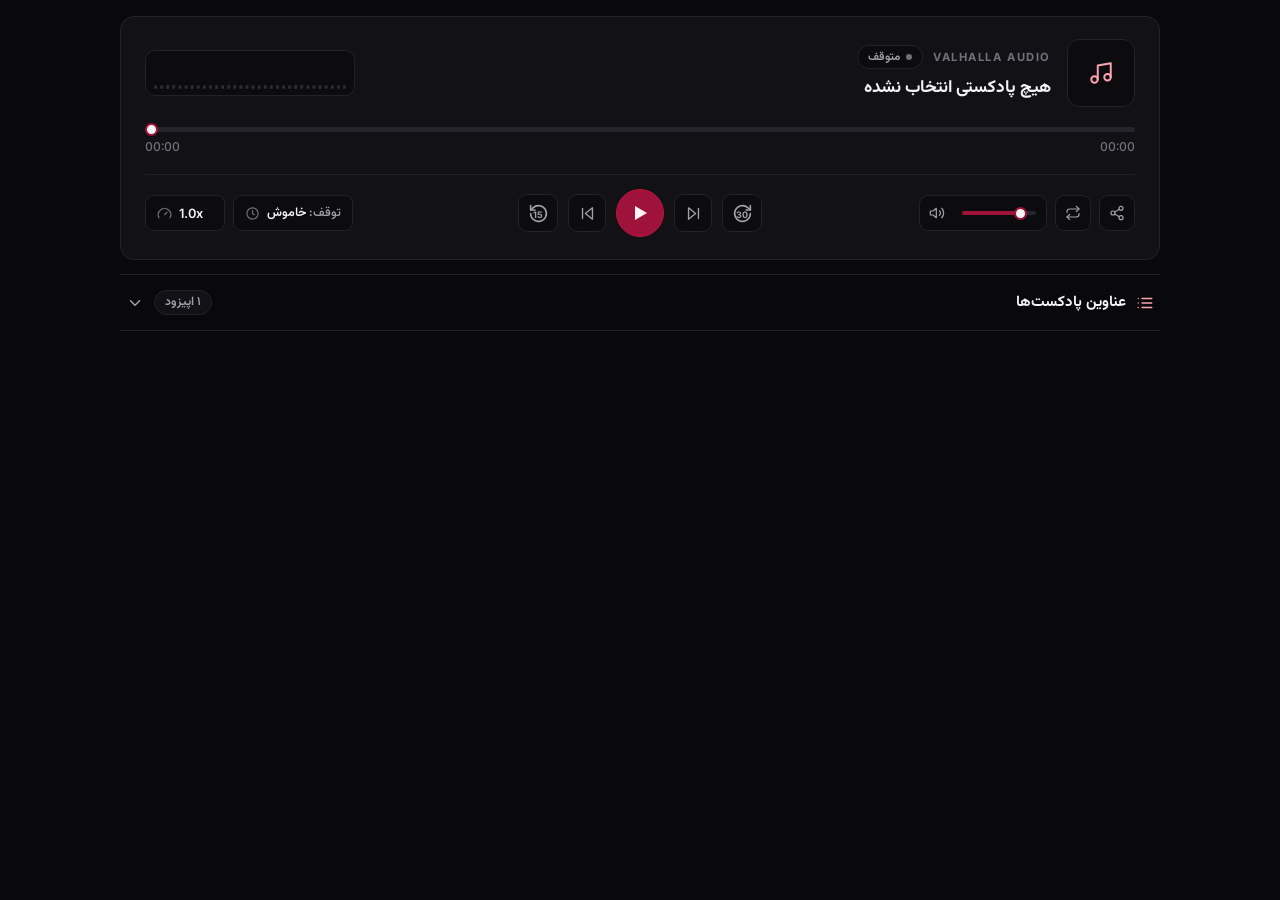
<file: audio-player/index.html>
<!doctype html>
<html lang="fa" dir="rtl">
<head>
  <meta charset="utf-8">
  <meta name="viewport" content="width=device-width, initial-scale=1">
  <meta name="theme-color" content="#09090b">
  <title>Valhalla Audio Player</title>

  <link rel="preconnect" href="https://fonts.googleapis.com">
  <link rel="preconnect" href="https://fonts.gstatic.com" crossorigin>
  <link href="https://fonts.googleapis.com/css2?family=Inter:wght@400;500;600;700&family=Vazirmatn:wght@400;500;600;700;800&display=swap" rel="stylesheet">
  <link rel="stylesheet" href="player.css?v=3">
</head>
<body>
  <div class="vp-container">
    <main class="vp-card" id="valhallaPlayer" aria-label="پخش‌کننده صوتی والهالا">
      <!-- ردیف بالا: کاور، عنوان، وضعیت و اکولایزر -->
      <div class="vp-top">
        <div class="vp-meta">
          <div class="vp-cover" id="coverWrap">
            <img class="vp-cover-img" id="podcastLogo" alt="کاور پادکست" draggable="false" hidden>
            <span class="vp-cover-placeholder" id="coverPlaceholder" aria-hidden="true">
              <svg viewBox="0 0 24 24" fill="none" stroke="currentColor" stroke-width="1.8" stroke-linecap="round" stroke-linejoin="round">
                <path d="M9 18V5l12-2v13"/>
                <circle cx="6" cy="18" r="3"/>
                <circle cx="18" cy="16" r="3"/>
              </svg>
            </span>
          </div>

          <div class="vp-titles">
            <div class="vp-kicker-row">
              <span class="vp-brand">VALHALLA AUDIO</span>
              <button class="vp-status" id="statusButton" type="button" aria-label="تغییر وضعیت پخش">
                <span class="vp-status-dot" aria-hidden="true"></span>
                <span id="statusText">متوقف</span>
              </button>
            </div>
            <h1 class="vp-track-title" id="trackTitle" aria-live="polite">هیچ پادکستی انتخاب نشده</h1>
          </div>
        </div>

        <div class="vp-eq-wrap" aria-hidden="true">
          <canvas class="vp-equalizer" id="equalizer"></canvas>
        </div>
      </div>

      <!-- نوار زمان پخش -->
      <div class="vp-timeline">
        <input id="seekBar" class="vp-range vp-seek" type="range" min="0" max="1000" value="0" aria-label="موقعیت پخش">
        <div class="vp-time-row">
          <span id="currentTime">00:00</span>
          <span id="duration">00:00</span>
        </div>
      </div>

      <!-- نوار کنترل‌های مینیمال -->
      <div class="vp-controls" aria-label="کنترل‌های پخش">
        <!-- چپ: سرعت و تایمر خواب -->
        <div class="vp-group vp-group-left">
          <label class="vp-pill vp-speed" title="سرعت پخش">
            <svg viewBox="0 0 24 24" fill="none" stroke="currentColor" stroke-width="1.8" stroke-linecap="round" stroke-linejoin="round" aria-hidden="true">
              <path d="m12 14 4-4"/>
              <path d="M3.34 19a10 10 0 1 1 17.32 0"/>
            </svg>
            <select id="speedSelect" aria-label="سرعت پخش">
              <option value="0.5">0.5x</option>
              <option value="0.75">0.75x</option>
              <option value="1" selected>1.0x</option>
              <option value="1.25">1.25x</option>
              <option value="1.5">1.5x</option>
              <option value="1.75">1.75x</option>
              <option value="2">2.0x</option>
            </select>
          </label>

          <button class="vp-pill vp-sleep" id="sleepButton" type="button" title="توقف خودکار">
            <svg viewBox="0 0 24 24" fill="none" stroke="currentColor" stroke-width="1.8" stroke-linecap="round" stroke-linejoin="round" aria-hidden="true">
              <circle cx="12" cy="12" r="9"/>
              <path d="M12 7v5l3 2"/>
            </svg>
            <span class="vp-sleep-text">توقف: <strong id="sleepValue">خاموش</strong></span>
          </button>
        </div>

        <!-- وسط: کنترل‌های اصلی پخش -->
        <div class="vp-group vp-group-center">
          <button class="vp-btn vp-skip" id="rewindButton" type="button" aria-label="۱۵ ثانیه عقب" title="۱۵ ثانیه عقب">
            <svg viewBox="0 0 24 24" fill="none" stroke="currentColor" stroke-width="1.8" stroke-linecap="round" stroke-linejoin="round" aria-hidden="true">
              <path d="M3 12a9 9 0 1 0 3-6.7L3 8"/>
              <path d="M3 3v5h5"/>
            </svg>
            <span>15</span>
          </button>

          <button class="vp-btn" id="previousButton" type="button" aria-label="قطعه قبلی" title="قطعه قبلی">
            <svg viewBox="0 0 24 24" fill="none" stroke="currentColor" stroke-width="1.9" stroke-linecap="round" stroke-linejoin="round" aria-hidden="true">
              <polygon points="19 20 9 12 19 4 19 20"/>
              <line x1="5" y1="19" x2="5" y2="5"/>
            </svg>
          </button>

          <button class="vp-play-btn" id="playButton" type="button" aria-label="پخش">
            <span class="vp-play-icon" id="playSymbol" aria-hidden="true"></span>
          </button>

          <button class="vp-btn" id="nextButton" type="button" aria-label="قطعه بعدی" title="قطعه بعدی">
            <svg viewBox="0 0 24 24" fill="none" stroke="currentColor" stroke-width="1.9" stroke-linecap="round" stroke-linejoin="round" aria-hidden="true">
              <polygon points="5 4 15 12 5 20 5 4"/>
              <line x1="19" y1="5" x2="19" y2="19"/>
            </svg>
          </button>

          <button class="vp-btn vp-skip" id="forwardButton" type="button" aria-label="۳۰ ثانیه جلو" title="۳۰ ثانیه جلو">
            <svg viewBox="0 0 24 24" fill="none" stroke="currentColor" stroke-width="1.8" stroke-linecap="round" stroke-linejoin="round" aria-hidden="true">
              <path d="M21 12a9 9 0 1 1-3-6.7L21 8"/>
              <path d="M21 3v5h-5"/>
            </svg>
            <span>30</span>
          </button>
        </div>

        <!-- راست: صدا، تکرار و اشتراک‌گذاری -->
        <div class="vp-group vp-group-right">
          <div class="vp-volume" title="بلندی صدا">
            <button type="button" class="vp-btn vp-btn-sm" id="muteButton" aria-label="قطع یا وصل صدا">
              <svg viewBox="0 0 24 24" fill="none" stroke="currentColor" stroke-width="1.8" stroke-linecap="round" stroke-linejoin="round" aria-hidden="true">
                <polygon points="11 5 6 9 2 9 2 15 6 15 11 19 11 5"/>
                <path d="M15.54 8.46a5 5 0 0 1 0 7.07"/>
                <path d="M19.07 4.93a10 10 0 0 1 0 14.14"/>
              </svg>
            </button>
            <input id="volumeBar" class="vp-range vp-vol-range" type="range" min="0" max="1" step="0.01" value="0.85" aria-label="بلندی صدا">
          </div>

          <button class="vp-btn vp-btn-sm" id="repeatButton" type="button" aria-label="تکرار خاموش" title="تکرار">
            <svg viewBox="0 0 24 24" fill="none" stroke="currentColor" stroke-width="1.8" stroke-linecap="round" stroke-linejoin="round" aria-hidden="true">
              <path d="m17 2 4 4-4 4"/>
              <path d="M3 11v-1a4 4 0 0 1 4-4h14"/>
              <path d="m7 22-4-4 4-4"/>
              <path d="M21 13v1a4 4 0 0 1-4 4H3"/>
            </svg>
          </button>

          <button class="vp-btn vp-btn-sm" id="shareButton" type="button" aria-label="اشتراک‌گذاری" title="اشتراک‌گذاری">
            <svg viewBox="0 0 24 24" fill="none" stroke="currentColor" stroke-width="1.8" stroke-linecap="round" stroke-linejoin="round" aria-hidden="true">
              <circle cx="18" cy="5" r="3"/>
              <circle cx="6" cy="12" r="3"/>
              <circle cx="18" cy="19" r="3"/>
              <line x1="8.59" y1="13.51" x2="15.42" y2="17.49"/>
              <line x1="15.41" y1="6.51" x2="8.59" y2="10.49"/>
            </svg>
          </button>
        </div>
      </div>

      <audio id="audioElement" preload="metadata"></audio>
      <div class="vp-toast" id="playerMessage" role="status" aria-live="polite"></div>
    </main>

    <!-- فهرست کشویی عناوین پادکست‌ها (سبک مینیمال سایت) -->
    <section class="vp-library" id="podcastLibrary" aria-label="عناوین پادکست‌ها">
      <button class="vp-library-toggle" id="podcastLibraryToggle" type="button" aria-expanded="false" aria-controls="podcastListPanel">
        <span class="vp-library-right">
          <svg width="18" height="18" viewBox="0 0 24 24" fill="none" stroke="currentColor" stroke-width="1.8" stroke-linecap="round" stroke-linejoin="round" aria-hidden="true">
            <line x1="8" y1="6" x2="21" y2="6"/>
            <line x1="8" y1="12" x2="21" y2="12"/>
            <line x1="8" y1="18" x2="21" y2="18"/>
            <line x1="3" y1="6" x2="3.01" y2="6"/>
            <line x1="3" y1="12" x2="3.01" y2="12"/>
            <line x1="3" y1="18" x2="3.01" y2="18"/>
          </svg>
          <span>عناوین پادکست‌ها</span>
        </span>
        <span class="vp-library-left">
          <span class="vp-library-count" id="podcastCount">۰ اپیزود</span>
          <svg class="vp-library-chevron" width="18" height="18" viewBox="0 0 24 24" fill="none" stroke="currentColor" stroke-width="2" stroke-linecap="round" stroke-linejoin="round" aria-hidden="true">
            <path d="m6 9 6 6 6-6"/>
          </svg>
        </span>
      </button>

      <div class="vp-list-panel" id="podcastListPanel" hidden>
        <div class="vp-list" id="podcastList" aria-live="polite">
          <p class="vp-list-empty">در حال بارگذاری عناوین پادکست‌ها...</p>
        </div>
      </div>
    </section>
  </div>

  <script src="player.js?v=3"></script>
  <script src="playlist.js?v=3"></script>
</body>
</html>
</file>
<file: styles.css>
@charset "UTF-8";

/* =========================================================
   Valhalla — Hybrid Minimal & Dynamic UI
   Design Fusion: Apple Liquid Glass + ASUS ROG HUD + TweakFA + Farsisaz + PCMod
   Brand Colors:
     - Charcoal BG:     #161A1B
     - Aurora Teal:     #16D0BA
     - Crisp White:     #FDFEFE
     - Obsidian Print:  #111314
   ========================================================= */

:root {
  color-scheme: dark;

  --bg: #161A1B;
  --bg-deep: #111314;
  --bg-alt: #131617;
  --surface: rgba(25, 30, 32, 0.78);
  --surface-solid: #1B2022;
  --surface-hover: rgba(33, 40, 43, 0.9);
  --surface-inset: #111314;

  --border: rgba(253, 254, 254, 0.10);
  --border-strong: rgba(253, 254, 254, 0.20);

  /* پالت رسمی برند والهالا */
  --accent: #16D0BA;
  --accent-hover: #26E6CF;
  --accent-bright: #5FF4E1;
  --accent-text: #16D0BA;
  --accent-surface: rgba(22, 208, 186, 0.10);
  --accent-surface-hover: rgba(22, 208, 186, 0.17);
  --accent-border: rgba(22, 208, 186, 0.36);

  --text: #FDFEFE;
  --text-secondary: rgba(253, 254, 254, 0.74);
  --text-muted: rgba(253, 254, 254, 0.48);
  --on-accent: #111314;

  /* متغیرهای شیشه مایع (Apple Liquid Glass) */
  --glass-bg: rgba(22, 26, 27, 0.56);
  --glass-bg-hover: rgba(28, 35, 37, 0.72);
  --glass-edge: rgba(253, 254, 254, 0.22);
  --glass-edge-strong: rgba(22, 208, 186, 0.54);
  --glass-blur: 20px;

  --radius-sm: 10px;
  --radius-md: 16px;
  --radius-lg: 22px;
  --radius-pill: 999px;

  --font-fa: "Vazirmatn", system-ui, -apple-system, sans-serif;
  --font-en: "Inter", "Vazirmatn", sans-serif;
  --font-en-heading: "Orbitron", "Inter", sans-serif;

  --container: 1160px;
  --nav-h: 72px;
  --transition: 0.24s cubic-bezier(0.22, 1, 0.36, 1);
}

*,
*::before,
*::after {
  box-sizing: border-box;
  margin: 0;
  padding: 0;
}

html {
  scroll-behavior: smooth;
  font-size: 16px;
}

body {
  position: relative;
  font-family: var(--font-fa);
  background-color: var(--bg);
  color: var(--text);
  line-height: 1.8;
  overflow-x: hidden;
  -webkit-font-smoothing: antialiased;
  -moz-osx-font-smoothing: grayscale;
}

::selection {
  background: var(--accent);
  color: var(--on-accent);
}

::-webkit-scrollbar {
  width: 8px;
  height: 8px;
}

::-webkit-scrollbar-track {
  background: var(--bg-deep);
}

::-webkit-scrollbar-thumb {
  background: rgba(253, 254, 254, 0.16);
  border-radius: 4px;
}

::-webkit-scrollbar-thumb:hover {
  background: var(--accent);
}

a {
  color: inherit;
  text-decoration: none;
}

button,
input {
  font-family: inherit;
  color: inherit;
}

bdi,
code,
:lang(en) {
  font-family: var(--font-en);
}

.en-display {
  direction: ltr;
  unicode-bidi: isolate;
  font-family: var(--font-en-heading);
  font-weight: 600;
}

section[id],
article[id] {
  scroll-margin-top: calc(var(--nav-h) + 22px);
}

.visually-hidden {
  position: absolute;
  width: 1px;
  height: 1px;
  overflow: hidden;
  clip: rect(0, 0, 0, 0);
  white-space: nowrap;
}

[hidden] {
  display: none !important;
}

/* نوار پیشرفت اسکرول در بالای صفحه */
.scroll-progress {
  position: fixed;
  top: 0;
  right: 0;
  left: 0;
  height: 2px;
  z-index: 400;
  background: linear-gradient(90deg, var(--accent), rgba(253, 254, 254, 0.85), var(--accent));
  transform-origin: right center;
  transform: scaleX(var(--scroll-pct, 0));
  pointer-events: none;
  opacity: 0.9;
}

/* لایه محیطی ظریف (بدون شلوغی) */
.bg-grid {
  position: fixed;
  inset: 0;
  z-index: -2;
  pointer-events: none;
  background-image:
    linear-gradient(to right, rgba(253, 254, 254, 0.024) 1px, transparent 1px),
    linear-gradient(to bottom, rgba(253, 254, 254, 0.024) 1px, transparent 1px);
  background-size: 64px 64px;
  mask-image: radial-gradient(ellipse at 50% 20%, rgba(0, 0, 0, 0.65) 0%, transparent 78%);
  -webkit-mask-image: radial-gradient(ellipse at 50% 20%, rgba(0, 0, 0, 0.65) 0%, transparent 78%);
}

.bg-glow {
  position: fixed;
  inset: 0;
  z-index: -1;
  pointer-events: none;
  background:
    radial-gradient(ellipse 56% 42% at 50% 0%, rgba(22, 208, 186, 0.11), transparent 70%),
    radial-gradient(circle 34rem at 12% 72%, rgba(22, 208, 186, 0.05), transparent 72%);
}

.container {
  width: 100%;
  max-width: var(--container);
  margin: 0 auto;
  padding: 0 22px;
}

/* انیمیشن ورود نرم با اسکرول */
.reveal {
  opacity: 0;
  transform: translateY(18px);
  transition: opacity 0.65s cubic-bezier(0.22, 1, 0.36, 1), transform 0.65s cubic-bezier(0.22, 1, 0.36, 1);
}

.reveal.is-visible {
  opacity: 1;
  transform: translateY(0);
}

/* =========================================================
   دکمه‌های استاندارد و دکمه‌های شیشه مایع (Liquid Glass)
   ========================================================= */
.btn {
  position: relative;
  isolation: isolate;
  overflow: hidden;
  display: inline-flex;
  align-items: center;
  justify-content: center;
  gap: 8px;
  height: 40px;
  padding: 0 18px;
  border-radius: var(--radius-sm);
  border: 1px solid transparent;
  font-size: 0.86rem;
  font-weight: 600;
  cursor: pointer;
  white-space: nowrap;
  transition:
    transform var(--transition),
    background-color var(--transition),
    border-color var(--transition),
    box-shadow var(--transition),
    color var(--transition);
}

.btn:active {
  transform: scale(0.98);
}

.btn-sm {
  height: 36px;
  padding: 0 14px;
  font-size: 0.81rem;
}

.btn-lg {
  height: 48px;
  padding: 0 24px;
  font-size: 0.92rem;
}

.btn-primary {
  background-color: var(--accent);
  border-color: var(--accent);
  color: var(--on-accent);
  font-weight: 700;
  box-shadow: 0 8px 24px rgba(22, 208, 186, 0.24);
}

.btn-primary:hover {
  background-color: var(--accent-hover);
  border-color: var(--accent-hover);
  transform: translateY(-2px);
  box-shadow: 0 12px 30px rgba(22, 208, 186, 0.36);
}

.btn-outline {
  background-color: var(--surface);
  border-color: var(--border-strong);
  color: var(--text);
}

.btn-outline:hover {
  background-color: var(--surface-hover);
  border-color: var(--accent-border);
  color: var(--accent-text);
  transform: translateY(-1px);
}

.btn-ghost {
  background-color: transparent;
  border-color: var(--border);
  color: var(--text-secondary);
}

.btn-ghost:hover {
  background-color: var(--surface);
  border-color: var(--border-strong);
  color: var(--text);
}

/* کلیدهای شیشه مایع الهام‌گرفته از طراحی اولیه والهالا (Liquid Glass) */
.btn-glass,
.btn-glass-accent,
.btn-glass-subtle {
  border-radius: var(--radius-pill);
  -webkit-backdrop-filter: blur(16px) saturate(185%);
  backdrop-filter: blur(16px) saturate(185%);
}

.btn-glass {
  background:
    linear-gradient(135deg, rgba(253, 254, 254, 0.14) 0%, rgba(253, 254, 254, 0.04) 45%, rgba(22, 208, 186, 0.08) 100%),
    rgba(22, 26, 27, 0.48);
  border: 1px solid rgba(253, 254, 254, 0.24);
  color: var(--text);
  box-shadow:
    inset 0 1px 0 rgba(253, 254, 254, 0.38),
    inset 0 -1px 0 rgba(17, 19, 20, 0.45),
    0 8px 24px rgba(0, 0, 0, 0.26);
}

.btn-glass::after,
.btn-glass-accent::after {
  content: "";
  position: absolute;
  inset: -40% auto -40% -65%;
  width: 42%;
  transform: skewX(-24deg);
  background: linear-gradient(90deg, transparent, rgba(253, 254, 254, 0.32), rgba(22, 208, 186, 0.24), transparent);
  pointer-events: none;
  transition: left 0.7s cubic-bezier(0.18, 0.72, 0.25, 1);
}

.btn-glass:hover::after,
.btn-glass-accent:hover::after {
  left: 130%;
}

.btn-glass:hover,
.btn-glass[aria-expanded="true"] {
  transform: translateY(-2px);
  border-color: rgba(22, 208, 186, 0.58);
  background:
    linear-gradient(135deg, rgba(253, 254, 254, 0.20) 0%, rgba(22, 208, 186, 0.14) 65%, rgba(253, 254, 254, 0.05) 100%),
    rgba(22, 26, 27, 0.62);
  box-shadow:
    inset 0 1px 0 rgba(253, 254, 254, 0.48),
    0 12px 28px rgba(0, 0, 0, 0.34),
    0 0 22px rgba(22, 208, 186, 0.16);
}

.btn-glass-accent {
  background:
    linear-gradient(135deg, rgba(22, 208, 186, 0.28) 0%, rgba(22, 208, 186, 0.12) 55%, rgba(17, 19, 20, 0.72) 100%),
    rgba(22, 26, 27, 0.52);
  border: 1px solid rgba(22, 208, 186, 0.55);
  color: var(--text);
  font-weight: 700;
  box-shadow:
    inset 0 1px 0 rgba(253, 254, 254, 0.45),
    inset 0 -1px 0 rgba(22, 208, 186, 0.25),
    0 8px 24px rgba(0, 0, 0, 0.28),
    0 0 18px rgba(22, 208, 186, 0.14);
}

.btn-glass-accent:hover,
.btn-glass-accent[aria-current="page"] {
  transform: translateY(-2px);
  border-color: var(--accent-bright);
  background:
    linear-gradient(135deg, rgba(22, 208, 186, 0.40) 0%, rgba(22, 208, 186, 0.18) 60%, rgba(17, 19, 20, 0.78) 100%),
    rgba(22, 26, 27, 0.68);
  box-shadow:
    inset 0 1px 0 rgba(253, 254, 254, 0.56),
    0 12px 30px rgba(0, 0, 0, 0.36),
    0 0 26px rgba(22, 208, 186, 0.28);
}

.btn-glass-subtle {
  background: rgba(253, 254, 254, 0.04);
  border: 1px solid rgba(253, 254, 254, 0.14);
  color: var(--text-secondary);
}

.btn-glass-subtle:hover {
  transform: translateY(-2px);
  border-color: var(--accent-border);
  color: var(--accent-text);
  background: rgba(22, 208, 186, 0.08);
}

.btn-icon {
  height: 36px;
  padding: 0 14px;
  font-size: 0.81rem;
  color: var(--text-secondary);
}

.btn-icon svg {
  width: 15px;
  height: 15px;
  color: var(--accent-text);
  transition: color var(--transition);
}

.btn-icon:hover,
.btn-icon[aria-expanded="true"] {
  color: var(--text);
}

.nav-status-dot,
.status-dot {
  width: 7px;
  height: 7px;
  border-radius: 50%;
  background-color: var(--accent);
  box-shadow: 0 0 10px rgba(22, 208, 186, 0.85);
  display: inline-block;
  flex-shrink: 0;
}

/* =========================================================
   هدر و منوی شیشه‌ای (Apple Liquid Glass Navbar)
   ========================================================= */
.navbar {
  position: sticky;
  top: 0;
  z-index: 200;
  background: linear-gradient(180deg, rgba(17, 19, 20, 0.86), rgba(22, 26, 27, 0.72));
  border-bottom: 1px solid rgba(253, 254, 254, 0.10);
  -webkit-backdrop-filter: blur(22px) saturate(180%);
  backdrop-filter: blur(22px) saturate(180%);
  box-shadow: 0 10px 30px rgba(0, 0, 0, 0.28), inset 0 -1px 0 rgba(22, 208, 186, 0.08);
}

.nav-inner {
  position: relative;
  width: 100%;
  max-width: 1240px;
  margin: 0 auto;
  padding: 0 22px;
  height: var(--nav-h);
  display: flex;
  align-items: center;
  justify-content: space-between;
  gap: 18px;
}

.brand {
  display: inline-flex;
  align-items: center;
  gap: 12px;
  flex-shrink: 0;
  transition: opacity var(--transition);
}

.brand:hover {
  opacity: 0.92;
}

.brand-logo {
  height: 40px;
  width: 40px;
  object-fit: contain;
  filter: drop-shadow(0 0 12px rgba(22, 208, 186, 0.22));
}

.brand-copy {
  display: flex;
  flex-direction: column;
  line-height: 1.2;
}

.brand-copy strong {
  font-family: var(--font-en-heading);
  font-size: 0.98rem;
  font-weight: 800;
  letter-spacing: 0.14em;
  color: var(--text);
}

.brand-copy small {
  font-size: 0.68rem;
  color: var(--text-muted);
  margin-top: 2px;
}

/* نوار شیشه‌ای میانی لینک‌ها */
.glass-nav-rail {
  display: flex;
  align-items: center;
  gap: 4px;
  padding: 4px;
  border-radius: var(--radius-pill);
  background: rgba(253, 254, 254, 0.04);
  border: 1px solid rgba(253, 254, 254, 0.11);
  box-shadow: inset 0 1px 0 rgba(253, 254, 254, 0.12);
}

.top-nav a {
  padding: 6px 14px;
  border-radius: var(--radius-pill);
  font-size: 0.84rem;
  font-weight: 500;
  color: var(--text-secondary);
  transition: color var(--transition), background-color var(--transition), box-shadow var(--transition);
}

.top-nav a:hover {
  color: var(--text);
  background: rgba(22, 208, 186, 0.12);
  box-shadow: inset 0 1px 0 rgba(253, 254, 254, 0.16);
}

.nav-actions {
  display: flex;
  align-items: center;
  gap: 8px;
  flex-shrink: 0;
}

.vpn-tab > span:first-child {
  color: var(--accent-bright);
  font-size: 0.95rem;
}

.mobile-toggle {
  display: none;
  flex-direction: column;
  justify-content: center;
  gap: 4px;
  width: 38px;
  height: 38px;
  padding: 0 10px;
}

.mobile-toggle span {
  display: block;
  height: 1.8px;
  width: 100%;
  background-color: var(--text);
  border-radius: 2px;
}

.mobile-menu {
  border-top: 1px solid var(--border);
  background: rgba(17, 19, 20, 0.94);
  -webkit-backdrop-filter: blur(22px);
  backdrop-filter: blur(22px);
}

.mobile-menu-inner {
  padding: 16px 22px 22px;
  display: flex;
  flex-direction: column;
  gap: 4px;
}

.mobile-link {
  padding: 11px 14px;
  border-radius: var(--radius-sm);
  color: var(--text-secondary);
  font-weight: 500;
  font-size: 0.9rem;
  transition: background-color var(--transition), color var(--transition);
}

.mobile-link:hover {
  background-color: var(--accent-surface);
  color: var(--text);
}

.mobile-menu-actions {
  margin-top: 12px;
  padding-top: 12px;
  border-top: 1px solid var(--border);
  display: flex;
  flex-direction: column;
  gap: 8px;
}

/* =========================================================
   جست‌وجوی سریع شیشه‌ای
   ========================================================= */
.quick-search {
  position: absolute;
  z-index: 250;
  top: calc(100% + 10px);
  left: 22px;
  width: min(460px, calc(100vw - 32px));
  padding: 12px;
  border: 1px solid var(--accent-border);
  border-radius: var(--radius-md);
  background: linear-gradient(145deg, rgba(22, 26, 27, 0.92), rgba(17, 19, 20, 0.96));
  -webkit-backdrop-filter: blur(24px) saturate(180%);
  backdrop-filter: blur(24px) saturate(180%);
  box-shadow: 0 24px 56px rgba(0, 0, 0, 0.62), inset 0 1px 0 rgba(253, 254, 254, 0.16);
}

.search-field {
  display: flex;
  align-items: center;
  gap: 10px;
  padding: 0 12px;
  height: 44px;
  border: 1px solid var(--border-strong);
  border-radius: var(--radius-sm);
  background-color: var(--bg-deep);
}

.search-field:focus-within {
  border-color: var(--accent);
  box-shadow: 0 0 0 3px rgba(22, 208, 186, 0.14);
}

.search-field > svg {
  width: 16px;
  height: 16px;
  color: var(--accent-text);
  flex-shrink: 0;
}

.search-field input {
  width: 100%;
  border: 0;
  outline: 0;
  background: transparent;
  color: var(--text);
  font-size: 0.875rem;
}

.search-field input::placeholder {
  color: var(--text-muted);
}

.search-close {
  width: 28px;
  height: 28px;
  border-radius: 7px;
  border: 1px solid var(--border);
  background-color: var(--surface);
  color: var(--text-secondary);
  font-size: 1.1rem;
  line-height: 1;
  cursor: pointer;
}

.search-close:hover {
  color: var(--text);
  border-color: var(--accent-border);
}

.search-results {
  display: flex;
  flex-direction: column;
  gap: 4px;
  max-height: 320px;
  overflow-y: auto;
  padding-top: 8px;
}

.search-results:empty {
  display: none;
}

.search-result {
  display: grid;
  grid-template-columns: minmax(0, 1fr) auto;
  align-items: center;
  gap: 2px 10px;
  width: 100%;
  padding: 10px 12px;
  border: 1px solid transparent;
  border-radius: var(--radius-sm);
  background: transparent;
  text-align: right;
  cursor: pointer;
  transition: background-color var(--transition), border-color var(--transition);
}

.search-result:hover,
.search-result[aria-selected="true"] {
  background-color: var(--accent-surface);
  border-color: var(--accent-border);
}

.search-result strong {
  font-size: 0.85rem;
  color: var(--text);
  overflow: hidden;
  text-overflow: ellipsis;
  white-space: nowrap;
}

.search-result small {
  grid-column: 1;
  font-size: 0.76rem;
  color: var(--text-secondary);
  overflow: hidden;
  text-overflow: ellipsis;
  white-space: nowrap;
}

.search-result > span:last-child {
  grid-column: 2;
  grid-row: 1 / span 2;
  color: var(--accent-text);
  font-size: 0.85rem;
}

.search-empty {
  padding: 10px;
  font-size: 0.82rem;
  color: var(--text-secondary);
}

/* =========================================================
   بخش ۱: هیرو (Apple Editorial + ROG Precision HUD + Motion Video)
   ========================================================= */
.hero {
  position: relative;
  isolation: isolate;
  overflow: hidden;
  padding: 84px 0 74px;
  text-align: center;
  border-bottom: 1px solid var(--border);
  background-color: var(--bg-deep);
}

.hero-video {
  position: absolute;
  inset: 0;
  z-index: -3;
  width: 100%;
  height: 100%;
  object-fit: cover;
  opacity: 0.34;
  filter: saturate(0.85) contrast(1.08) brightness(0.82);
  pointer-events: none;
}

.hero-video-scrim {
  position: absolute;
  inset: 0;
  z-index: -2;
  pointer-events: none;
  background:
    radial-gradient(ellipse 68% 58% at 50% 34%, rgba(22, 208, 186, 0.14) 0%, transparent 66%),
    linear-gradient(180deg, rgba(17, 19, 20, 0.72) 0%, rgba(22, 26, 27, 0.86) 62%, var(--bg) 100%);
}

/* براکت‌های ظریف ROG HUD در گوشه‌های هیرو */
.hero-hud-corners {
  position: absolute;
  inset: 22px;
  z-index: -1;
  pointer-events: none;
  max-width: 1240px;
  margin: 0 auto;
}

.hud-corner {
  position: absolute;
  width: 18px;
  height: 18px;
  border-color: rgba(22, 208, 186, 0.36);
  border-style: solid;
}

.hud-tl { top: 0; left: 0; border-width: 1.5px 0 0 1.5px; }
.hud-tr { top: 0; right: 0; border-width: 1.5px 1.5px 0 0; }
.hud-bl { bottom: 0; left: 0; border-width: 0 0 1.5px 1.5px; }
.hud-br { bottom: 0; right: 0; border-width: 0 1.5px 1.5px 0; }

.hero-inner {
  position: relative;
  max-width: 800px;
  margin: 0 auto;
}

.hero-crest {
  display: inline-flex;
  align-items: center;
  justify-content: center;
  margin-bottom: 14px;
  animation: crestFloat 6s ease-in-out infinite;
}

.hero-crest img {
  width: 88px;
  height: 88px;
  object-fit: contain;
  filter: drop-shadow(0 0 24px rgba(22, 208, 186, 0.28));
}

@keyframes crestFloat {
  0%, 100% { transform: translateY(0); }
  50% { transform: translateY(-5px); }
}

.eyebrow {
  display: inline-flex;
  align-items: center;
  gap: 9px;
  padding: 6px 16px;
  border-radius: var(--radius-pill);
  background: rgba(22, 208, 186, 0.09);
  border: 1px solid rgba(22, 208, 186, 0.34);
  -webkit-backdrop-filter: blur(12px);
  backdrop-filter: blur(12px);
  color: var(--text);
  font-size: 0.79rem;
  font-weight: 600;
  margin-bottom: 20px;
}

.eyebrow-dot {
  width: 7px;
  height: 7px;
  border-radius: 50%;
  background-color: var(--accent);
  box-shadow: 0 0 12px rgba(22, 208, 186, 0.9);
}

.hero-title {
  font-size: clamp(2.05rem, 4.7vw, 3.35rem);
  font-weight: 900;
  line-height: 1.32;
  letter-spacing: -0.02em;
  color: var(--text);
  margin-bottom: 18px;
  text-shadow: 0 6px 28px rgba(0, 0, 0, 0.45);
}

.text-gradient {
  background: linear-gradient(120deg, var(--accent-bright) 0%, var(--accent) 52%, var(--text) 100%);
  -webkit-background-clip: text;
  background-clip: text;
  color: transparent;
}

.hero-description {
  font-size: 1rem;
  color: var(--text-secondary);
  max-width: 640px;
  margin: 0 auto 30px;
  line-height: 1.95;
}

.hero-cta-row {
  display: flex;
  align-items: center;
  justify-content: center;
  flex-wrap: wrap;
  gap: 12px;
  margin-bottom: 34px;
}

/* دکمه اصلی ROG HUD + Cyberpunk در هیرو (برگرفته از پوشه پیوست ۴) */
.hero-cta {
  position: relative;
  display: inline-flex;
  align-items: center;
  justify-content: center;
  gap: 10px;
  height: 48px;
  padding: 0 26px;
  border: 1px solid rgba(22, 208, 186, 0.62);
  border-radius: 3px;
  background: linear-gradient(180deg, rgba(22, 208, 186, 0.20) 0%, rgba(17, 19, 20, 0.92) 100%);
  color: var(--text);
  font-size: 0.92rem;
  font-weight: 700;
  overflow: hidden;
  isolation: isolate;
  clip-path: polygon(
    10px 0,
    calc(100% - 10px) 0,
    100% 10px,
    100% calc(100% - 10px),
    calc(100% - 10px) 100%,
    10px 100%,
    0 calc(100% - 10px),
    0 10px
  );
  box-shadow:
    0 0 26px rgba(22, 208, 186, 0.22),
    inset 0 1px 0 rgba(253, 254, 254, 0.28);
  transition: transform var(--transition), box-shadow var(--transition), border-color var(--transition);
}

.hero-cta::before {
  content: "";
  position: absolute;
  inset: 0;
  background: linear-gradient(
    105deg,
    transparent 0%,
    rgba(22, 208, 186, 0.14) 40%,
    rgba(253, 254, 254, 0.24) 50%,
    rgba(22, 208, 186, 0.14) 60%,
    transparent 100%
  );
  transform: translateX(-120%);
  transition: transform 0.65s cubic-bezier(0.22, 1, 0.36, 1);
  z-index: 1;
  pointer-events: none;
}

.hero-cta:hover {
  transform: translateY(-2px);
  border-color: var(--accent-bright);
  box-shadow:
    0 0 36px rgba(22, 208, 186, 0.38),
    0 10px 26px rgba(0, 0, 0, 0.42),
    inset 0 1px 0 rgba(253, 254, 254, 0.42);
}

.hero-cta:hover::before {
  transform: translateX(120%);
}

.cta-frame {
  position: absolute;
  inset: 0;
  pointer-events: none;
  z-index: 0;
}

.cta-corner {
  position: absolute;
  width: 11px;
  height: 11px;
  border-color: var(--accent);
  border-style: solid;
  opacity: 0.9;
}

.cta-tl { top: 3px; left: 3px; border-width: 1.8px 0 0 1.8px; }
.cta-tr { top: 3px; right: 3px; border-width: 1.8px 1.8px 0 0; }
.cta-bl { bottom: 3px; left: 3px; border-width: 0 0 1.8px 1.8px; }
.cta-br { bottom: 3px; right: 3px; border-width: 0 1.8px 1.8px 0; }

.cta-scan {
  position: absolute;
  left: 0;
  right: 0;
  height: 2px;
  background: linear-gradient(90deg, transparent, var(--accent), transparent);
  opacity: 0.55;
  animation: cta-scan 3s linear infinite;
}

@keyframes cta-scan {
  0% { top: 0; opacity: 0; }
  12% { opacity: 0.65; }
  88% { opacity: 0.65; }
  100% { top: 100%; opacity: 0; }
}

.cta-label,
.cta-arrow {
  position: relative;
  z-index: 2;
}

.cta-hud-line {
  position: absolute;
  bottom: 0;
  left: 14%;
  right: 14%;
  height: 2px;
  background: linear-gradient(90deg, transparent, var(--accent) 25%, var(--accent) 75%, transparent);
  box-shadow: 0 0 10px rgba(22, 208, 186, 0.7);
  z-index: 2;
}

/* نوار دسترسی سریع شیشه‌ای زیر هیرو */
.quick-bar {
  display: flex;
  align-items: center;
  justify-content: center;
  flex-wrap: wrap;
  gap: 8px;
  margin-bottom: 26px;
}

.quick-pill {
  display: inline-flex;
  align-items: center;
  gap: 8px;
  height: 36px;
  padding: 0 14px;
  border-radius: var(--radius-pill);
  background: rgba(253, 254, 254, 0.05);
  border: 1px solid rgba(253, 254, 254, 0.14);
  -webkit-backdrop-filter: blur(12px);
  backdrop-filter: blur(12px);
  color: var(--text-secondary);
  font-size: 0.81rem;
  font-weight: 500;
  box-shadow: inset 0 1px 0 rgba(253, 254, 254, 0.14);
  transition: transform var(--transition), border-color var(--transition), background-color var(--transition), color var(--transition);
}

.quick-pill svg {
  width: 15px;
  height: 15px;
  color: var(--accent);
}

.quick-pill:hover {
  transform: translateY(-2px);
  border-color: var(--accent-border);
  background: rgba(22, 208, 186, 0.12);
  color: var(--text);
}

.hero-motto {
  display: inline-flex;
  align-items: center;
  gap: 10px;
  direction: ltr;
  font-family: var(--font-en-heading);
  font-size: 0.68rem;
  letter-spacing: 0.18em;
  color: var(--text-muted);
}

.hero-motto span {
  color: var(--accent);
}

.hero-motto i {
  font-style: normal;
  color: var(--accent);
}

/* =========================================================
   سکشن‌های عمومی
   ========================================================= */
.section {
  padding: 82px 0;
}

.section-alt {
  background-color: var(--bg-deep);
  border-top: 1px solid var(--border);
  border-bottom: 1px solid var(--border);
}

.section-head {
  text-align: center;
  max-width: 660px;
  margin: 0 auto 44px;
}

.section-label {
  display: inline-block;
  font-family: var(--font-en-heading);
  font-size: 0.72rem;
  font-weight: 700;
  letter-spacing: 0.18em;
  color: var(--accent);
  margin-bottom: 8px;
}

.section-title {
  font-size: clamp(1.55rem, 3vw, 2.2rem);
  font-weight: 800;
  line-height: 1.38;
  letter-spacing: -0.015em;
  color: var(--text);
  margin-bottom: 10px;
}

.section-sub {
  color: var(--text-secondary);
  font-size: 0.94rem;
}

.inline-link {
  color: var(--accent);
  font-weight: 600;
}

.inline-link:hover {
  text-decoration: underline;
}

/* =========================================================
   بخش ۲: خدمات و راهکارها (PCMod + ROG + TweakFA Bento)
   ========================================================= */
.offer-grid {
  display: grid;
  grid-template-columns: repeat(2, minmax(0, 1fr));
  gap: 18px;
}

.offer-card {
  position: relative;
  isolation: isolate;
  overflow: hidden;
  background: linear-gradient(145deg, rgba(28, 34, 36, 0.86), rgba(17, 19, 20, 0.92));
  border: 1px solid var(--border);
  border-radius: var(--radius-md);
  padding: 28px;
  display: flex;
  flex-direction: column;
  box-shadow: inset 0 1px 0 rgba(253, 254, 254, 0.08), 0 14px 36px rgba(0, 0, 0, 0.24);
  transition: transform var(--transition), border-color var(--transition), box-shadow var(--transition);
}

/* هاله نوری دنبال‌گر موس روی کارت‌ها */
.offer-card::before,
.academy-card::before {
  content: "";
  position: absolute;
  inset: 0;
  z-index: 0;
  pointer-events: none;
  opacity: 0;
  background: radial-gradient(
    340px circle at var(--mx, 50%) var(--my, 50%),
    rgba(22, 208, 186, 0.13),
    transparent 65%
  );
  transition: opacity 0.3s ease;
}

.offer-card:hover::before,
.academy-card:hover::before {
  opacity: 1;
}

.offer-card > * {
  position: relative;
  z-index: 1;
}

.offer-card:hover {
  transform: translateY(-3px);
  border-color: var(--accent-border);
  box-shadow: inset 0 1px 0 rgba(253, 254, 254, 0.14), 0 20px 44px rgba(0, 0, 0, 0.34), 0 0 24px rgba(22, 208, 186, 0.08);
}

.offer-featured {
  grid-column: 1 / -1;
  border-color: var(--accent-border);
  background: linear-gradient(125deg, rgba(22, 208, 186, 0.10) 0%, rgba(22, 26, 27, 0.92) 48%, rgba(17, 19, 20, 0.96) 100%);
}

.offer-featured::after {
  content: "";
  position: absolute;
  top: 0;
  right: 0;
  left: 0;
  height: 2px;
  background: linear-gradient(90deg, transparent, var(--accent), rgba(253, 254, 254, 0.8), var(--accent), transparent);
}

.offer-topline {
  display: flex;
  align-items: center;
  justify-content: space-between;
  font-family: var(--font-en-heading);
  font-size: 0.7rem;
  letter-spacing: 0.14em;
  color: var(--text-muted);
  direction: ltr;
  margin-bottom: 14px;
}

.offer-pulse {
  width: 8px;
  height: 8px;
  border-radius: 50%;
  background-color: var(--accent);
  box-shadow: 0 0 12px rgba(22, 208, 186, 0.9);
  animation: pulseGlow 2.2s ease-in-out infinite;
}

@keyframes pulseGlow {
  0%, 100% { opacity: 1; transform: scale(1); }
  50% { opacity: 0.45; transform: scale(0.85); }
}

.offer-kicker {
  font-family: var(--font-en-heading);
  font-size: 0.71rem;
  font-weight: 700;
  letter-spacing: 0.14em;
  color: var(--accent);
  margin-bottom: 6px;
  direction: ltr;
  text-align: right;
}

.offer-card h3 {
  font-size: 1.24rem;
  font-weight: 800;
  color: var(--text);
  margin-bottom: 8px;
}

.offer-description {
  font-size: 0.9rem;
  color: var(--text-secondary);
  margin-bottom: 18px;
  line-height: 1.88;
}

.offer-chips {
  display: flex;
  flex-wrap: wrap;
  gap: 6px;
  margin-bottom: 20px;
}

.offer-chips span {
  font-size: 0.76rem;
  padding: 4px 10px;
  border-radius: 7px;
  background-color: rgba(17, 19, 20, 0.72);
  border: 1px solid var(--border);
  color: var(--text-secondary);
}

.offer-actions {
  margin-top: auto;
  display: flex;
  flex-wrap: wrap;
  gap: 8px;
  padding-top: 16px;
  border-top: 1px solid var(--border);
}

.offer-link {
  display: inline-flex;
  align-items: center;
  gap: 8px;
  height: 36px;
  padding: 0 14px;
  border-radius: var(--radius-pill);
  background-color: rgba(17, 19, 20, 0.72);
  border: 1px solid var(--border);
  font-size: 0.82rem;
  font-weight: 600;
  color: var(--text);
  transition: background-color var(--transition), border-color var(--transition), color var(--transition), transform var(--transition);
}

.offer-link:hover {
  border-color: var(--accent-border);
  background-color: var(--accent-surface);
  color: var(--accent);
  transform: translateY(-1px);
}

.offer-link-accent {
  background-color: var(--accent);
  border-color: var(--accent);
  color: var(--on-accent);
  font-weight: 700;
}

.offer-link-accent:hover {
  background-color: var(--accent-hover);
  border-color: var(--accent-hover);
  color: var(--on-accent);
}

.section-footnote {
  margin-top: 18px;
  text-align: center;
  font-size: 0.8rem;
  color: var(--text-muted);
}

/* سیم‌کارت فیزیکی */
.physical-sim-card {
  grid-column: 1 / -1;
}

.sim-tabs {
  display: inline-flex;
  flex-wrap: wrap;
  gap: 5px;
  padding: 5px;
  border-radius: var(--radius-pill);
  background-color: var(--bg-deep);
  border: 1px solid var(--border);
  margin-bottom: 20px;
}

.sim-tab {
  height: 36px;
  padding: 0 16px;
  border-radius: var(--radius-pill);
  background: transparent;
  border: 1px solid transparent;
  color: var(--text-secondary);
  font-size: 0.84rem;
  font-weight: 600;
  cursor: pointer;
  transition: background-color var(--transition), color var(--transition), border-color var(--transition);
}

.sim-tab:hover {
  color: var(--text);
  background-color: rgba(253, 254, 254, 0.05);
}

.sim-tab.is-active {
  background-color: var(--accent);
  border-color: var(--accent);
  color: var(--on-accent);
  font-weight: 700;
}

.sim-panel {
  display: grid;
  grid-template-columns: minmax(200px, 260px) minmax(0, 1fr);
  gap: 24px;
  align-items: start;
  background-color: var(--bg-deep);
  border: 1px solid var(--border);
  border-radius: var(--radius-md);
  padding: 22px;
}

.sim-product-image {
  width: 100%;
  aspect-ratio: 1 / 1;
  object-fit: contain;
  border-radius: var(--radius-sm);
  border: 1px solid var(--border);
  background-color: rgba(253, 254, 254, 0.03);
  padding: 12px;
}

.sim-product-copy h4 {
  font-size: 1.12rem;
  font-weight: 800;
  margin-bottom: 8px;
}

.sim-product-copy h4 bdi {
  color: var(--accent);
}

.sim-product-copy p {
  font-size: 0.89rem;
  color: var(--text-secondary);
  margin-bottom: 12px;
}

.sim-product-copy ul {
  padding-inline-start: 20px;
  margin-bottom: 16px;
  font-size: 0.85rem;
  color: var(--text);
  line-height: 2;
}

.sim-product-copy h5 {
  font-size: 0.86rem;
  color: var(--accent);
  margin-bottom: 10px;
}

.sim-price-grid {
  display: grid;
  grid-template-columns: repeat(2, minmax(0, 1fr));
  gap: 8px;
}

.sim-price-grid span {
  padding: 9px 12px;
  border-radius: var(--radius-sm);
  background-color: var(--surface-solid);
  border: 1px solid var(--border);
  font-size: 0.83rem;
  color: var(--text);
}

.sim-note,
.sim-disclaimer {
  display: block;
  margin-top: 12px;
  font-size: 0.78rem;
  color: var(--text-muted);
  line-height: 1.8;
}

.sim-buy-row {
  display: flex;
  align-items: center;
  justify-content: space-between;
  flex-wrap: wrap;
  gap: 12px;
  margin-top: 18px;
  padding-top: 16px;
  border-top: 1px solid var(--border);
  font-size: 0.87rem;
  color: var(--text-secondary);
}

/* =========================================================
   بخش ۳: آکادمی و مقالات (Farsisaz Showcase + Liquid Glass Filters)
   ========================================================= */
.telegram-spotlight {
  display: flex;
  align-items: center;
  justify-content: space-between;
  gap: 24px;
  padding: 26px 28px;
  margin-bottom: 28px;
  border-radius: var(--radius-md);
  border: 1px solid var(--accent-border);
  background:
    linear-gradient(125deg, rgba(22, 208, 186, 0.12) 0%, rgba(22, 26, 27, 0.76) 55%, rgba(17, 19, 20, 0.9) 100%);
  -webkit-backdrop-filter: blur(18px);
  backdrop-filter: blur(18px);
  box-shadow: inset 0 1px 0 rgba(253, 254, 254, 0.18), 0 14px 34px rgba(0, 0, 0, 0.28);
}

.telegram-spotlight-copy {
  max-width: 660px;
}

.spotlight-badge {
  display: inline-flex;
  align-items: center;
  gap: 8px;
  font-size: 0.76rem;
  font-weight: 700;
  color: var(--accent);
  margin-bottom: 8px;
}

.telegram-spotlight h3 {
  font-size: 1.15rem;
  font-weight: 800;
  color: var(--text);
  margin-bottom: 6px;
}

.telegram-spotlight p {
  font-size: 0.87rem;
  color: var(--text-secondary);
  line-height: 1.85;
}

.academy-filters {
  display: flex;
  justify-content: center;
  flex-wrap: wrap;
  gap: 8px;
  margin-bottom: 28px;
}

.academy-filter {
  height: 38px;
  padding: 0 18px;
  border-radius: var(--radius-pill);
  background: rgba(253, 254, 254, 0.04);
  border: 1px solid var(--border);
  color: var(--text-secondary);
  font-size: 0.84rem;
  font-weight: 600;
  cursor: pointer;
  -webkit-backdrop-filter: blur(10px);
  backdrop-filter: blur(10px);
  transition: background-color var(--transition), border-color var(--transition), color var(--transition), transform var(--transition);
}

.academy-filter:hover {
  transform: translateY(-1px);
  border-color: var(--accent-border);
  color: var(--text);
}

.academy-filter.is-active {
  background: var(--accent);
  border-color: var(--accent);
  color: var(--on-accent);
  font-weight: 700;
  box-shadow: 0 6px 20px rgba(22, 208, 186, 0.28);
}

.academy-grid {
  display: grid;
  grid-template-columns: repeat(3, minmax(0, 1fr));
  gap: 16px;
}

.academy-card {
  position: relative;
  isolation: isolate;
  overflow: hidden;
  display: flex;
  flex-direction: column;
  padding: 22px;
  border-radius: var(--radius-md);
  background: linear-gradient(145deg, rgba(26, 32, 34, 0.82), rgba(19, 22, 23, 0.92));
  border: 1px solid var(--border);
  box-shadow: inset 0 1px 0 rgba(253, 254, 254, 0.07);
  transition: transform var(--transition), border-color var(--transition), box-shadow var(--transition);
}

.academy-card > * {
  position: relative;
  z-index: 1;
}

.academy-card:hover {
  transform: translateY(-3px);
  border-color: var(--accent-border);
  box-shadow: inset 0 1px 0 rgba(253, 254, 254, 0.14), 0 16px 34px rgba(0, 0, 0, 0.34);
}

.academy-card.is-collapsed-hidden {
  display: none !important;
}

.academy-number {
  position: absolute;
  top: 18px;
  left: 18px;
  font-family: var(--font-en-heading);
  font-size: 0.72rem;
  font-weight: 700;
  color: rgba(22, 208, 186, 0.42);
}

.academy-type {
  font-family: var(--font-en-heading);
  font-size: 0.66rem;
  font-weight: 700;
  letter-spacing: 0.11em;
  color: var(--accent);
  margin-bottom: 10px;
  direction: ltr;
  text-align: right;
  padding-left: 34px;
}

.academy-card h3 {
  font-size: 1rem;
  font-weight: 800;
  color: var(--text);
  margin-bottom: 8px;
  line-height: 1.5;
}

.academy-card p {
  font-size: 0.84rem;
  color: var(--text-secondary);
  line-height: 1.85;
  margin-bottom: 14px;
}

.academy-arrow {
  margin-top: auto;
  align-self: flex-end;
  font-family: var(--font-en-heading);
  font-size: 0.9rem;
  color: var(--accent);
  opacity: 0.82;
  transition: transform var(--transition), opacity var(--transition);
}

.academy-card:hover .academy-arrow {
  opacity: 1;
  transform: translate(-2px, -2px);
}

.academy-card-ai {
  border-color: rgba(22, 208, 186, 0.24);
  background: linear-gradient(145deg, rgba(22, 208, 186, 0.08), rgba(19, 22, 23, 0.94));
}

.prompt-article {
  grid-column: 1 / -1;
}

.prompt-source-link {
  display: inline-flex;
  align-items: center;
  gap: 8px;
  color: var(--accent);
  font-size: 0.84rem;
  font-weight: 700;
  width: fit-content;
}

.prompt-source-link:hover {
  text-decoration: underline;
}

.pdf-reader {
  margin-top: 14px;
  padding-top: 14px;
  border-top: 1px dashed var(--border);
}

.pdf-reader summary {
  display: inline-flex;
  align-items: center;
  gap: 8px;
  height: 36px;
  padding: 0 16px;
  border-radius: var(--radius-pill);
  background-color: var(--accent-surface);
  border: 1px solid var(--accent-border);
  color: var(--accent);
  font-size: 0.82rem;
  font-weight: 600;
  cursor: pointer;
  list-style: none;
  transition: background-color var(--transition);
}

.pdf-reader summary:hover {
  background-color: var(--accent-surface-hover);
}

.pdf-reader summary::-webkit-details-marker {
  display: none;
}

.pdf-reader-frame {
  height: min(72vh, 660px);
  min-height: 360px;
  margin-top: 12px;
  border-radius: var(--radius-sm);
  overflow: hidden;
  border: 1px solid var(--border-strong);
  background-color: var(--bg-deep);
}

.pdf-reader-frame iframe {
  display: block;
  width: 100%;
  height: 100%;
  border: 0;
}

.pdf-download-link {
  display: inline-flex;
  margin-top: 10px;
  font-size: 0.82rem;
  font-weight: 600;
  color: var(--accent);
}

.academy-more-row {
  display: flex;
  justify-content: center;
  margin-top: 28px;
}

/* =========================================================
   بخش ۴: پادکست‌ها (Valhalla Audio)
   ========================================================= */
.podcast-shell {
  max-width: 960px;
  margin: 0 auto;
  border-radius: var(--radius-md);
  border: 1px solid var(--border);
  background: linear-gradient(145deg, rgba(24, 29, 31, 0.86), rgba(17, 19, 20, 0.94));
  overflow: hidden;
  box-shadow: inset 0 1px 0 rgba(253, 254, 254, 0.08), 0 16px 40px rgba(0, 0, 0, 0.3);
}

.podcast-bar {
  display: flex;
  align-items: center;
  justify-content: space-between;
  gap: 12px;
  padding: 14px 20px;
  border-bottom: 1px solid var(--border);
  background-color: rgba(17, 19, 20, 0.65);
}

.podcast-bar-right {
  display: flex;
  align-items: center;
  gap: 10px;
  font-size: 0.86rem;
  font-weight: 700;
  color: var(--text);
}

.podcast-eq {
  display: inline-flex;
  align-items: flex-end;
  gap: 2px;
  height: 14px;
}

.podcast-eq i {
  display: block;
  width: 2.5px;
  border-radius: 2px;
  background-color: var(--accent);
}

.podcast-eq i:nth-child(1) { height: 6px; }
.podcast-eq i:nth-child(2) { height: 13px; }
.podcast-eq i:nth-child(3) { height: 9px; }

.podcast-bar-meta {
  font-size: 0.78rem;
  color: var(--text-muted);
}

.podcast-player-frame {
  width: 100%;
  max-width: 960px;
  min-height: 500px;
  margin: 0 auto;
  border-radius: var(--radius-md);
  overflow: hidden;
  border: 1px solid var(--border);
  background-color: var(--bg);
}

.podcast-shell .podcast-player-frame {
  border: none;
  border-radius: 0;
  background-color: transparent;
}

.podcast-player-frame iframe {
  display: block;
  width: 100%;
  height: 520px;
  border: 0;
  background-color: var(--bg);
}

/* =========================================================
   بخش ۵: ارتباط با ما
   ========================================================= */
.contact-grid {
  display: grid;
  grid-template-columns: repeat(2, minmax(0, 1fr));
  gap: 14px;
  max-width: 880px;
  margin: 0 auto;
}

.contact-card {
  display: flex;
  align-items: center;
  gap: 14px;
  padding: 18px 20px;
  border-radius: var(--radius-md);
  background: linear-gradient(145deg, rgba(28, 34, 36, 0.82), rgba(20, 24, 25, 0.92));
  border: 1px solid var(--border);
  -webkit-backdrop-filter: blur(12px);
  backdrop-filter: blur(12px);
  box-shadow: inset 0 1px 0 rgba(253, 254, 254, 0.08);
  transition: transform var(--transition), border-color var(--transition), background-color var(--transition);
}

.contact-card:hover {
  transform: translateY(-2px);
  border-color: var(--accent-border);
  background: rgba(22, 208, 186, 0.10);
}

.contact-card-primary {
  border-color: var(--accent-border);
  background: linear-gradient(135deg, rgba(22, 208, 186, 0.12), rgba(22, 26, 27, 0.92));
}

.contact-icon {
  width: 42px;
  height: 42px;
  border-radius: var(--radius-sm);
  display: grid;
  place-items: center;
  background-color: var(--bg-deep);
  border: 1px solid var(--accent-border);
  color: var(--accent);
  font-size: 1.1rem;
  flex-shrink: 0;
}

.contact-card > span:nth-child(2) {
  display: flex;
  flex-direction: column;
  min-width: 0;
}

.contact-card strong {
  font-size: 0.93rem;
  font-weight: 700;
  color: var(--text);
}

.contact-card small {
  font-size: 0.79rem;
  color: var(--text-secondary);
}

.contact-card > b {
  margin-inline-start: auto;
  color: var(--accent);
  font-size: 0.98rem;
}

/* =========================================================
   نمای راهنمای اتصال به VPN (#vpn-guide)
   ========================================================= */
.guide-top-bar {
  margin-bottom: 18px;
}

.guide-intro {
  background: linear-gradient(135deg, rgba(22, 208, 186, 0.10), rgba(22, 26, 27, 0.88));
  border: 1px solid var(--accent-border);
  border-right: 3px solid var(--accent);
  border-radius: var(--radius-md);
  padding: 26px 28px;
  margin-bottom: 34px;
}

.guide-intro h2 {
  font-size: clamp(1.5rem, 2.8vw, 2rem);
  font-weight: 900;
  margin-bottom: 8px;
}

.guide-intro h2 bdi {
  color: var(--accent);
}

.guide-intro p {
  color: var(--text-secondary);
  font-size: 0.93rem;
}

.section-block {
  margin-bottom: 40px;
}

.guide-step-head {
  display: flex;
  align-items: flex-end;
  justify-content: space-between;
  gap: 16px;
  margin-bottom: 16px;
}

.guide-step-head h3 {
  font-size: 1.25rem;
  font-weight: 800;
}

.step-count {
  direction: ltr;
  font-family: var(--font-en-heading);
  font-size: 0.78rem;
  color: var(--text-muted);
}

.step-count i {
  font-style: normal;
  color: var(--accent);
  margin-inline: 3px;
}

.service-grid {
  display: grid;
  grid-template-columns: repeat(2, minmax(0, 1fr));
  gap: 12px;
}

.service-card {
  display: flex;
  align-items: center;
  gap: 14px;
  padding: 18px 20px;
  border-radius: var(--radius-md);
  background: var(--surface);
  border: 1px solid var(--border);
  text-align: right;
  cursor: pointer;
  transition: border-color var(--transition), background-color var(--transition), transform var(--transition);
}

.service-card:hover {
  border-color: var(--border-strong);
  background: var(--surface-hover);
  transform: translateY(-2px);
}

.service-card.is-selected {
  border-color: var(--accent);
  background: var(--accent-surface);
}

.card-icon {
  width: 44px;
  height: 44px;
  border-radius: var(--radius-sm);
  display: grid;
  place-items: center;
  background-color: var(--bg-deep);
  border: 1px solid var(--border);
  color: var(--accent);
  flex-shrink: 0;
}

.service-card.is-selected .card-icon {
  border-color: var(--accent-border);
}

.card-icon svg {
  width: 22px;
  height: 22px;
}

.service-text {
  display: flex;
  flex-direction: column;
}

.service-text strong {
  font-family: var(--font-en-heading);
  font-size: 1rem;
}

.service-text span {
  font-size: 0.83rem;
  color: var(--text-secondary);
}

.radio-mark {
  width: 18px;
  height: 18px;
  margin-inline-start: auto;
  border-radius: 50%;
  border: 1.5px solid var(--text-muted);
  display: grid;
  place-items: center;
  flex-shrink: 0;
}

.service-card.is-selected .radio-mark {
  border-color: var(--accent);
}

.service-card.is-selected .radio-mark::after {
  content: "";
  width: 8px;
  height: 8px;
  border-radius: 50%;
  background-color: var(--accent);
}

.platform-tabs {
  display: grid;
  grid-template-columns: repeat(4, minmax(0, 1fr));
  gap: 6px;
  padding: 5px;
  border-radius: var(--radius-pill);
  background-color: var(--bg-deep);
  border: 1px solid var(--border);
  margin-bottom: 16px;
}

.platform-tab {
  height: 42px;
  display: flex;
  align-items: center;
  justify-content: center;
  gap: 8px;
  border-radius: var(--radius-pill);
  border: 1px solid transparent;
  background: transparent;
  color: var(--text-secondary);
  font-size: 0.86rem;
  font-weight: 600;
  cursor: pointer;
  transition: background-color var(--transition), color var(--transition);
}

.platform-icon {
  width: 17px;
  height: 17px;
  display: inline-grid;
  place-items: center;
}

.platform-icon svg {
  width: 17px;
  height: 17px;
}

.platform-tab:hover {
  color: var(--text);
  background-color: rgba(253, 254, 254, 0.05);
}

.platform-tab.is-active {
  background-color: var(--accent);
  border-color: var(--accent);
  color: var(--on-accent);
  font-weight: 700;
}

.guide-panel {
  background: var(--surface);
  border: 1px solid var(--border);
  border-radius: var(--radius-md);
  padding: 26px;
}

.guide-panel-head {
  display: flex;
  align-items: center;
  justify-content: space-between;
  gap: 16px;
  margin-bottom: 20px;
}

.panel-kicker {
  display: block;
  font-family: var(--font-en-heading);
  font-size: 0.7rem;
  letter-spacing: 0.14em;
  color: var(--accent);
  direction: ltr;
  text-align: right;
  margin-bottom: 4px;
}

.guide-panel h4 {
  font-size: 1.2rem;
  font-weight: 800;
}

.platform-glyph {
  width: 42px;
  height: 42px;
  border-radius: var(--radius-sm);
  display: grid;
  place-items: center;
  background-color: var(--accent-surface);
  border: 1px solid var(--accent-border);
  color: var(--accent);
}

.download-box {
  background-color: var(--bg-deep);
  border: 1px solid var(--border);
  border-radius: var(--radius-md);
  padding: 16px;
  margin-bottom: 18px;
}

.download-heading {
  display: flex;
  align-items: center;
  gap: 10px;
  margin-bottom: 12px;
  font-size: 0.88rem;
}

.download-arrow {
  width: 24px;
  height: 24px;
  border-radius: 6px;
  display: grid;
  place-items: center;
  background-color: var(--accent-surface);
  border: 1px solid var(--accent-border);
  color: var(--accent);
  font-weight: 700;
}

.download-links {
  display: grid;
  grid-template-columns: repeat(auto-fit, minmax(220px, 1fr));
  gap: 8px;
}

.download-link {
  display: flex;
  align-items: center;
  justify-content: space-between;
  gap: 10px;
  padding: 11px 14px;
  border-radius: var(--radius-sm);
  background-color: var(--surface-solid);
  border: 1px solid var(--border);
  font-size: 0.84rem;
  font-weight: 600;
  transition: border-color var(--transition), background-color var(--transition), color var(--transition);
}

.download-link:hover {
  border-color: var(--accent-border);
  background-color: var(--accent-surface);
  color: var(--accent);
}

.steps-list {
  list-style: none;
  display: grid;
  grid-template-columns: repeat(2, minmax(0, 1fr));
  gap: 12px;
}

.step-item {
  display: flex;
  gap: 12px;
  padding: 16px;
  border-radius: var(--radius-md);
  background-color: var(--bg-deep);
  border: 1px solid var(--border);
}

.step-item:last-child:nth-child(odd) {
  grid-column: 1 / -1;
}

.step-number {
  width: 32px;
  height: 32px;
  border-radius: var(--radius-sm);
  display: grid;
  place-items: center;
  background-color: var(--accent-surface);
  border: 1px solid var(--accent-border);
  color: var(--accent);
  font-family: var(--font-en-heading);
  font-size: 0.78rem;
  font-weight: 700;
  flex-shrink: 0;
}

.step-item strong {
  display: block;
  font-size: 0.92rem;
  margin-bottom: 4px;
}

.step-item p {
  font-size: 0.84rem;
  color: var(--text-secondary);
  line-height: 1.8;
}

.guide-callout {
  display: flex;
  align-items: flex-start;
  gap: 10px;
  margin-top: 16px;
  padding: 13px 16px;
  border-radius: var(--radius-sm);
  background-color: var(--accent-surface);
  border: 1px solid var(--accent-border);
  font-size: 0.83rem;
  color: var(--text);
}

.guide-callout > span {
  color: var(--accent);
}

.section-footer {
  display: flex;
  align-items: center;
  gap: 12px;
  margin-top: 14px;
  font-size: 0.83rem;
  color: var(--text-muted);
}

.privacy-strip {
  display: flex;
  align-items: center;
  gap: 14px;
  padding: 16px 18px;
  border-radius: var(--radius-md);
  background-color: var(--surface);
  border: 1px solid var(--border);
  margin-bottom: 40px;
  font-size: 0.87rem;
  color: var(--text-secondary);
}

.privacy-strip strong {
  color: var(--accent);
}

.privacy-icon {
  width: 36px;
  height: 36px;
  border-radius: var(--radius-sm);
  display: grid;
  place-items: center;
  background-color: var(--accent-surface);
  border: 1px solid var(--accent-border);
  color: var(--accent);
  flex-shrink: 0;
}

/* سوالات متداول */
.faq-list {
  border-top: 1px solid var(--border);
}

.faq-item {
  border-bottom: 1px solid var(--border);
}

.faq-item[open] {
  border-bottom-color: var(--accent-border);
}

.faq-item summary {
  display: flex;
  align-items: center;
  justify-content: space-between;
  gap: 16px;
  padding: 18px 6px;
  font-size: 0.94rem;
  font-weight: 600;
  cursor: pointer;
  list-style: none;
  transition: color var(--transition);
}

.faq-item summary:hover,
.faq-item[open] summary {
  color: var(--accent);
}

.faq-item summary::-webkit-details-marker {
  display: none;
}

.faq-plus {
  font-size: 1.25rem;
  color: var(--accent);
  transition: transform var(--transition);
  line-height: 1;
}

.faq-item[open] .faq-plus {
  transform: rotate(45deg);
}

.faq-item p {
  padding: 0 6px 18px;
  font-size: 0.88rem;
  color: var(--text-secondary);
  line-height: 1.85;
}

.support-note {
  margin-top: 18px;
  font-size: 0.83rem;
  color: var(--text-muted);
}

/* =========================================================
   فوتر
   ========================================================= */
.footer {
  border-top: 1px solid var(--border);
  background-color: var(--bg-deep);
  padding: 54px 0 28px;
}

.footer-grid {
  display: grid;
  grid-template-columns: 1.5fr repeat(3, 1fr);
  gap: 28px;
  padding-bottom: 32px;
  border-bottom: 1px solid var(--border);
}

.footer-logo {
  width: 56px;
  height: 56px;
}

.footer-tagline {
  margin-top: 12px;
  font-size: 0.84rem;
  color: var(--text-secondary);
  max-width: 310px;
  line-height: 1.85;
}

.footer-col h4 {
  font-size: 0.88rem;
  font-weight: 700;
  margin-bottom: 12px;
  color: var(--text);
}

.footer-col ul {
  list-style: none;
  display: flex;
  flex-direction: column;
  gap: 8px;
}

.footer-col a {
  font-size: 0.84rem;
  color: var(--text-secondary);
  transition: color var(--transition);
}

.footer-col a:hover {
  color: var(--accent);
}

.footer-bottom {
  padding-top: 20px;
  display: flex;
  align-items: center;
  justify-content: space-between;
  flex-wrap: wrap;
  gap: 12px;
  font-size: 0.8rem;
  color: var(--text-muted);
}

.footer-handles {
  font-family: var(--font-en);
  direction: ltr;
}

/* =========================================================
   دستیار سه‌بعدی تعاملی و پنجره چت هوش مصنوعی (Valhalla 3D Guardian)
   ========================================================= */
.valhalla-widget-container {
  position: fixed;
  bottom: 18px;
  left: 18px;
  z-index: 9999;
  font-family: var(--font-fa);
  pointer-events: none;
}

.valhalla-3d-wrapper {
  width: 220px;
  height: 292px;
  position: relative;
  user-select: none;
  pointer-events: none;
}

#valhalla-canvas-box {
  width: 100%;
  height: 256px;
  filter: drop-shadow(0 0 22px rgba(22, 208, 186, 0.28));
  pointer-events: auto;
  cursor: grab;
  touch-action: none;
}

#valhalla-canvas-box:active {
  cursor: grabbing;
}

.valhalla-mini-hint {
  position: absolute;
  top: -8px;
  left: 50%;
  transform: translateX(-50%);
  background: rgba(17, 19, 20, 0.82);
  border: 1px solid var(--accent-border);
  -webkit-backdrop-filter: blur(12px);
  backdrop-filter: blur(12px);
  color: var(--text);
  font-size: 10.5px;
  font-weight: 600;
  padding: 5px 12px;
  border-radius: var(--radius-pill);
  white-space: nowrap;
  cursor: pointer;
  pointer-events: auto;
  box-shadow: 0 8px 20px rgba(0, 0, 0, 0.35), inset 0 1px 0 rgba(253, 254, 254, 0.22);
  transition: background-color var(--transition), color var(--transition), transform var(--transition);
  z-index: 6;
}

.valhalla-mini-hint:hover {
  background: var(--accent);
  color: var(--on-accent);
  transform: translateX(-50%) translateY(-2px);
}

.valhalla-3d-toolbar {
  display: flex;
  align-items: center;
  justify-content: center;
  gap: 5px;
  margin-top: 2px;
  padding: 5px 7px;
  border-radius: var(--radius-pill);
  background: rgba(17, 19, 20, 0.84);
  border: 1px solid rgba(253, 254, 254, 0.16);
  -webkit-backdrop-filter: blur(14px);
  backdrop-filter: blur(14px);
  box-shadow: 0 10px 26px rgba(0, 0, 0, 0.45);
  pointer-events: auto;
  position: relative;
  z-index: 8;
}

.valhalla-3d-toolbar button {
  appearance: none;
  min-width: 28px;
  height: 28px;
  padding: 0 8px;
  border-radius: var(--radius-pill);
  border: 1px solid rgba(253, 254, 254, 0.14);
  background: rgba(253, 254, 254, 0.05);
  color: var(--text-secondary);
  font-family: inherit;
  font-size: 11px;
  font-weight: 600;
  line-height: 1;
  cursor: pointer;
  display: inline-flex;
  align-items: center;
  justify-content: center;
  transition: background-color 0.18s ease, border-color 0.18s ease, color 0.18s ease;
}

.valhalla-3d-toolbar button:hover {
  border-color: var(--accent);
  color: var(--text);
}

.valhalla-3d-toolbar button.is-active {
  background: var(--accent);
  border-color: var(--accent);
  color: var(--on-accent);
}

.valhalla-chat-box {
  position: absolute;
  bottom: 304px;
  left: 0;
  width: 350px;
  height: 440px;
  background: linear-gradient(145deg, rgba(22, 26, 27, 0.92), rgba(17, 19, 20, 0.96));
  border: 1px solid var(--accent-border);
  border-radius: var(--radius-lg);
  -webkit-backdrop-filter: blur(22px) saturate(175%);
  backdrop-filter: blur(22px) saturate(175%);
  box-shadow: 0 22px 54px rgba(0, 0, 0, 0.62), inset 0 1px 0 rgba(253, 254, 254, 0.18);
  display: flex;
  flex-direction: column;
  overflow: hidden;
  direction: rtl;
  opacity: 0;
  visibility: hidden;
  pointer-events: none;
  transform: translateY(18px) scale(0.96);
  transition: opacity 0.25s ease, transform 0.25s cubic-bezier(0.22, 1, 0.36, 1), visibility 0.25s ease;
  z-index: 10000;
}

.valhalla-chat-box.active {
  opacity: 1;
  visibility: visible;
  pointer-events: auto;
  transform: translateY(0) scale(1);
}

.chat-header {
  background: rgba(17, 19, 20, 0.84);
  padding: 13px 16px;
  border-bottom: 1px solid var(--border);
  display: flex;
  justify-content: space-between;
  align-items: center;
  color: var(--text);
  font-weight: 700;
  font-size: 0.9rem;
}

.chat-header span {
  display: flex;
  align-items: center;
  gap: 8px;
}

.close-chat {
  background: none;
  border: none;
  color: var(--text-secondary);
  font-size: 22px;
  cursor: pointer;
  line-height: 1;
}

.close-chat:hover {
  color: var(--accent);
}

.chat-messages {
  flex: 1;
  padding: 14px;
  overflow-y: auto;
  display: flex;
  flex-direction: column;
  gap: 10px;
  font-size: 0.85rem;
  line-height: 1.7;
}

.msg {
  max-width: 86%;
  padding: 10px 14px;
  border-radius: 14px;
  word-wrap: break-word;
}

.msg.bot {
  background: rgba(253, 254, 254, 0.06);
  border: 1px solid var(--border);
  color: var(--text);
  align-self: flex-start;
  border-top-right-radius: 4px;
}

.msg.user {
  background: var(--accent);
  color: var(--on-accent);
  font-weight: 600;
  align-self: flex-end;
  border-top-left-radius: 4px;
}

.chat-input-area {
  display: flex;
  padding: 10px;
  border-top: 1px solid var(--border);
  background: var(--bg-deep);
  gap: 8px;
}

.chat-input-area input {
  flex: 1;
  background: rgba(253, 254, 254, 0.06);
  border: 1px solid var(--border);
  border-radius: var(--radius-sm);
  padding: 8px 12px;
  color: var(--text);
  font-size: 0.84rem;
  outline: none;
}

.chat-input-area input:focus {
  border-color: var(--accent);
}

.chat-input-area button {
  background: var(--accent);
  color: var(--on-accent);
  border: none;
  border-radius: var(--radius-sm);
  padding: 0 16px;
  font-weight: 700;
  font-size: 0.84rem;
  cursor: pointer;
  transition: background-color var(--transition);
}

.chat-input-area button:hover {
  background: var(--accent-hover);
}

/* مودال بررسی تمام‌صفحه مدل سه‌بعدی */
#valhalla-3d-modal[hidden] {
  display: none !important;
}

#valhalla-3d-modal {
  position: fixed;
  inset: 0;
  z-index: 10020;
  display: flex;
  align-items: center;
  justify-content: center;
  padding: 20px;
  background: rgba(17, 19, 20, 0.88);
  -webkit-backdrop-filter: blur(14px);
  backdrop-filter: blur(14px);
}

.v3d-modal-card {
  width: min(980px, 95vw);
  height: min(740px, 90vh);
  display: flex;
  flex-direction: column;
  border-radius: var(--radius-lg);
  border: 1px solid var(--accent-border);
  background: var(--bg);
  box-shadow: 0 28px 70px rgba(0, 0, 0, 0.72);
  overflow: hidden;
  direction: rtl;
}

.v3d-modal-head {
  display: flex;
  align-items: center;
  justify-content: space-between;
  gap: 12px;
  padding: 14px 20px;
  background: var(--bg-deep);
  border-bottom: 1px solid var(--border);
}

.v3d-modal-head h3 {
  margin: 0;
  font-size: 0.92rem;
  font-weight: 700;
  color: var(--text);
}

.v3d-modal-actions {
  display: flex;
  align-items: center;
  gap: 8px;
}

.v3d-modal-actions button {
  appearance: none;
  min-height: 36px;
  padding: 0 14px;
  border-radius: var(--radius-pill);
  border: 1px solid var(--border-strong);
  background: rgba(253, 254, 254, 0.06);
  color: var(--text);
  font-family: inherit;
  font-size: 0.8rem;
  font-weight: 600;
  cursor: pointer;
}

.v3d-modal-actions button:hover {
  border-color: var(--accent);
  color: var(--accent);
}

#v3d-modal-close {
  width: 36px;
  padding: 0;
  font-size: 20px;
  line-height: 1;
}

#valhalla-modal-canvas {
  flex: 1;
  min-height: 280px;
  width: 100%;
  background: radial-gradient(circle at 50% 42%, #1d2628 0%, #111314 78%);
  cursor: grab;
  touch-action: none;
}

#valhalla-modal-canvas:active {
  cursor: grabbing;
}

.v3d-modal-hint {
  margin: 0;
  padding: 10px 18px;
  font-size: 0.8rem;
  color: var(--text-secondary);
  background: var(--bg-deep);
  border-top: 1px solid var(--border);
  text-align: center;
}

/* =========================================================
   واکنش‌گرایی (Responsive)
   ========================================================= */
@media (max-width: 1040px) {
  .top-nav {
    display: none;
  }

  .mobile-toggle {
    display: flex;
  }

  .academy-grid {
    grid-template-columns: repeat(2, minmax(0, 1fr));
  }

  .footer-grid {
    grid-template-columns: repeat(2, minmax(0, 1fr));
  }
}

@media (max-width: 768px) {
  .nav-inner {
    padding: 0 16px;
  }

  #nav-ai-btn {
    display: none;
  }

  .hero {
    padding: 62px 0 50px;
  }

  .hero-hud-corners {
    inset: 12px;
  }

  .section {
    padding: 60px 0;
  }

  .telegram-spotlight {
    flex-direction: column;
    align-items: flex-start;
    padding: 20px;
  }

  .offer-grid,
  .academy-grid,
  .contact-grid,
  .service-grid,
  .steps-list,
  .sim-panel,
  .sim-price-grid {
    grid-template-columns: 1fr;
  }

  .platform-tabs {
    grid-template-columns: repeat(2, minmax(0, 1fr));
    border-radius: var(--radius-md);
  }

  .guide-panel,
  .guide-intro,
  .offer-card {
    padding: 20px;
  }

  .podcast-player-frame,
  .podcast-player-frame iframe {
    min-height: 470px;
    height: 470px;
  }

  .valhalla-widget-container {
    bottom: 12px;
    left: 12px;
  }

  .valhalla-3d-wrapper {
    width: 162px;
    height: 218px;
  }

  #valhalla-canvas-box {
    height: 184px;
  }

  .valhalla-mini-hint {
    font-size: 9.5px;
    padding: 4px 10px;
    top: -20px;
  }

  .valhalla-3d-toolbar {
    gap: 4px;
    padding: 4px 5px;
  }

  .valhalla-3d-toolbar button {
    min-width: 24px;
    height: 24px;
    padding: 0 5px;
    font-size: 10px;
  }

  .valhalla-chat-box {
    position: fixed;
    bottom: 228px;
    right: 4vw;
    left: 4vw;
    width: 92vw;
    height: 52vh;
    max-height: 400px;
  }

  #valhalla-3d-modal {
    padding: 10px;
  }

  .v3d-modal-card {
    width: 100%;
    height: 86vh;
  }
}

@media (max-width: 560px) {
  .brand-copy small {
    display: none;
  }

  .footer-grid {
    grid-template-columns: 1fr;
  }

  .quick-search {
    left: 14px;
    right: 14px;
    width: auto;
  }
}

@media (prefers-reduced-motion: reduce) {
  *,
  *::before,
  *::after {
    animation-duration: 0.01ms !important;
    animation-iteration-count: 1 !important;
    transition-duration: 0.01ms !important;
    scroll-behavior: auto !important;
  }

  .reveal {
    opacity: 1;
    transform: none;
  }
}
</file>
<file: audio-player/player.css>
@charset "UTF-8";

/* =========================================================
   Valhalla Audio — Minimal Matte Dark UI (Wine Red Accent)
   Synchronized with Valhalla Tech World main design
   ========================================================= */

:root {
  color-scheme: dark;

  --vp-bg: #09090b;
  --vp-bg-alt: #0d0d10;
  --vp-surface: #121216;
  --vp-surface-hover: #18181e;
  --vp-inset: #0c0c0f;

  --vp-border: #222228;
  --vp-border-strong: #303039;

  --vp-accent: #9f1239;
  --vp-accent-hover: #be123c;
  --vp-accent-bright: #f43f5e;
  --vp-accent-text: #fda4af;
  --vp-accent-surface: #1f0d13;
  --vp-accent-border: #5c182c;

  --vp-text: #f4f4f5;
  --vp-text-secondary: #a1a1aa;
  --vp-text-muted: #71717a;
  --vp-on-accent: #fff5f7;

  --vp-font-fa: "Vazirmatn", system-ui, -apple-system, sans-serif;
  --vp-font-en: "Inter", "Vazirmatn", sans-serif;
  --vp-transition: 0.18s ease;
}

*,
*::before,
*::after {
  box-sizing: border-box;
  margin: 0;
  padding: 0;
}

html,
body {
  background-color: var(--vp-bg);
  color: var(--vp-text);
  font-family: var(--vp-font-fa);
  -webkit-font-smoothing: antialiased;
  overflow-x: hidden;
}

body {
  padding: 16px;
}

button,
select,
input {
  font-family: inherit;
  color: inherit;
}

[hidden] {
  display: none !important;
}

.vp-container {
  width: 100%;
  max-width: 1040px;
  margin: 0 auto;
  display: flex;
  flex-direction: column;
  gap: 14px;
}

/* =========================================================
   کارت اصلی پلیر (مات و مینیمال)
   ========================================================= */
.vp-card {
  position: relative;
  background-color: var(--vp-surface);
  border: 1px solid var(--vp-border);
  border-radius: 14px;
  padding: 22px 24px;
  display: flex;
  flex-direction: column;
  gap: 20px;
}

/* ردیف بالا: کاور، عنوان و اکولایزر */
.vp-top {
  display: flex;
  align-items: center;
  justify-content: space-between;
  gap: 20px;
}

.vp-meta {
  display: flex;
  align-items: center;
  gap: 16px;
  min-width: 0;
  flex: 1;
}

.vp-cover {
  width: 68px;
  height: 68px;
  border-radius: 12px;
  background-color: var(--vp-inset);
  border: 1px solid var(--vp-border);
  display: flex;
  align-items: center;
  justify-content: center;
  overflow: hidden;
  flex-shrink: 0;
}

.vp-cover-img {
  width: 100%;
  height: 100%;
  object-fit: cover;
  display: block;
}

.vp-cover-placeholder {
  width: 26px;
  height: 26px;
  color: var(--vp-accent-text);
  display: inline-flex;
  align-items: center;
  justify-content: center;
}

.vp-cover-placeholder svg {
  width: 100%;
  height: 100%;
}

.vp-titles {
  display: flex;
  flex-direction: column;
  gap: 6px;
  min-width: 0;
  flex: 1;
}

.vp-kicker-row {
  display: flex;
  align-items: center;
  flex-wrap: wrap;
  gap: 10px;
}

.vp-brand {
  font-family: var(--vp-font-en);
  font-size: 0.7rem;
  font-weight: 700;
  letter-spacing: 0.14em;
  color: var(--vp-text-muted);
  direction: ltr;
}

.vp-status {
  display: inline-flex;
  align-items: center;
  gap: 6px;
  height: 24px;
  padding: 0 10px;
  border-radius: 999px;
  background-color: var(--vp-inset);
  border: 1px solid var(--vp-border);
  color: var(--vp-text-secondary);
  font-size: 0.74rem;
  font-weight: 600;
  cursor: pointer;
  transition: border-color var(--vp-transition), color var(--vp-transition), background-color var(--vp-transition);
}

.vp-status:hover {
  border-color: var(--vp-border-strong);
  color: var(--vp-text);
}

.vp-status.is-playing {
  background-color: var(--vp-accent-surface);
  border-color: var(--vp-accent-border);
  color: var(--vp-accent-text);
}

.vp-status-dot {
  width: 6px;
  height: 6px;
  border-radius: 50%;
  background-color: var(--vp-text-muted);
  transition: background-color var(--vp-transition);
}

.vp-status.is-playing .vp-status-dot {
  background-color: var(--vp-accent-bright);
  animation: vpPulse 1.6s ease-in-out infinite;
}

@keyframes vpPulse {
  0%, 100% { opacity: 1; }
  50% { opacity: 0.35; }
}

.vp-track-title {
  font-size: 1.08rem;
  font-weight: 700;
  color: var(--vp-text);
  line-height: 1.45;
  white-space: nowrap;
  overflow: hidden;
  text-overflow: ellipsis;
}

/* اکولایزر مینیمال بدون نئون */
.vp-eq-wrap {
  width: 210px;
  height: 46px;
  flex-shrink: 0;
  background-color: var(--vp-inset);
  border: 1px solid var(--vp-border);
  border-radius: 10px;
  padding: 6px 8px;
  display: flex;
  align-items: center;
}

.vp-equalizer {
  width: 100%;
  height: 100%;
  display: block;
}

/* =========================================================
   نوار پیشرفت و زمان
   ========================================================= */
.vp-timeline {
  display: flex;
  flex-direction: column;
  gap: 7px;
  direction: ltr;
}

.vp-range {
  -webkit-appearance: none;
  appearance: none;
  width: 100%;
  height: 5px;
  border-radius: 999px;
  background: linear-gradient(
    to right,
    var(--vp-accent) 0%,
    var(--vp-accent) var(--progress, 0%),
    #25252d var(--progress, 0%),
    #25252d 100%
  );
  outline: none;
  cursor: pointer;
}

.vp-range::-webkit-slider-thumb {
  -webkit-appearance: none;
  appearance: none;
  width: 13px;
  height: 13px;
  border-radius: 50%;
  background-color: var(--vp-text);
  border: 2px solid var(--vp-accent);
  cursor: pointer;
  transition: transform var(--vp-transition), background-color var(--vp-transition);
}

.vp-range:hover::-webkit-slider-thumb {
  transform: scale(1.15);
  background-color: var(--vp-accent-text);
}

.vp-range::-moz-range-track {
  height: 5px;
  border-radius: 999px;
  background: transparent;
}

.vp-range::-moz-range-thumb {
  width: 13px;
  height: 13px;
  border-radius: 50%;
  background-color: var(--vp-text);
  border: 2px solid var(--vp-accent);
  cursor: pointer;
}

.vp-time-row {
  display: flex;
  align-items: center;
  justify-content: space-between;
  font-family: var(--vp-font-en);
  font-size: 0.76rem;
  font-weight: 500;
  font-variant-numeric: tabular-nums;
  color: var(--vp-text-muted);
}

/* =========================================================
   ردیف کنترل‌ها
   ========================================================= */
.vp-controls {
  display: grid;
  grid-template-columns: 1fr auto 1fr;
  align-items: center;
  gap: 14px;
  padding-top: 14px;
  border-top: 1px solid var(--vp-border);
  direction: ltr;
}

.vp-group {
  display: flex;
  align-items: center;
  gap: 8px;
}

.vp-group-left {
  justify-content: flex-start;
}

.vp-group-center {
  justify-content: center;
  gap: 10px;
}

.vp-group-right {
  justify-content: flex-end;
}

.vp-pill {
  display: inline-flex;
  align-items: center;
  gap: 7px;
  height: 36px;
  padding: 0 11px;
  border-radius: 8px;
  background-color: var(--vp-inset);
  border: 1px solid var(--vp-border);
  color: var(--vp-text-secondary);
  font-size: 0.8rem;
  font-weight: 500;
  cursor: pointer;
  white-space: nowrap;
  transition: border-color var(--vp-transition), color var(--vp-transition), background-color var(--vp-transition);
}

.vp-pill svg {
  width: 15px;
  height: 15px;
  flex-shrink: 0;
  color: var(--vp-text-muted);
}

.vp-pill:hover {
  border-color: var(--vp-border-strong);
  background-color: var(--vp-surface-hover);
  color: var(--vp-text);
}

.vp-pill.is-active {
  background-color: var(--vp-accent-surface);
  border-color: var(--vp-accent-border);
  color: var(--vp-accent-text);
}

.vp-pill.is-active svg {
  color: var(--vp-accent-text);
}

.vp-speed select {
  appearance: none;
  -webkit-appearance: none;
  border: 0;
  outline: 0;
  background: transparent;
  font-family: var(--vp-font-en);
  font-size: 0.8rem;
  font-weight: 600;
  color: var(--vp-text);
  cursor: pointer;
}

.vp-speed option {
  background-color: var(--vp-surface);
  color: var(--vp-text);
}

.vp-sleep-text {
  direction: rtl;
  font-size: 0.78rem;
}

.vp-sleep-text strong {
  color: var(--vp-text);
  font-weight: 600;
}

.vp-pill.is-active .vp-sleep-text strong {
  color: var(--vp-accent-text);
}

/* دکمه‌های آیکونی پخش */
.vp-btn {
  width: 38px;
  height: 38px;
  border-radius: 9px;
  background-color: var(--vp-inset);
  border: 1px solid var(--vp-border);
  color: var(--vp-text-secondary);
  display: inline-flex;
  align-items: center;
  justify-content: center;
  cursor: pointer;
  position: relative;
  transition: background-color var(--vp-transition), border-color var(--vp-transition), color var(--vp-transition);
}

.vp-btn svg {
  width: 17px;
  height: 17px;
}

.vp-btn:hover {
  background-color: var(--vp-surface-hover);
  border-color: var(--vp-border-strong);
  color: var(--vp-text);
}

.vp-btn.is-active {
  background-color: var(--vp-accent-surface);
  border-color: var(--vp-accent-border);
  color: var(--vp-accent-text);
}

.vp-btn-sm {
  width: 36px;
  height: 36px;
}

.vp-btn-sm svg {
  width: 16px;
  height: 16px;
}

/* دکمه‌های عقب/جلو ۱۵ و ۳۰ ثانیه */
.vp-skip {
  width: 40px;
  height: 38px;
}

.vp-skip svg {
  width: 21px;
  height: 21px;
}

.vp-skip span {
  position: absolute;
  font-family: var(--vp-font-en);
  font-size: 0.56rem;
  font-weight: 700;
  margin-top: 2px;
  pointer-events: none;
}

/* دکمه اصلی پخش (قرمز شرابی مات) */
.vp-play-btn {
  width: 48px;
  height: 48px;
  border-radius: 50%;
  background-color: var(--vp-accent);
  border: 1px solid var(--vp-accent-hover);
  color: var(--vp-on-accent);
  display: inline-flex;
  align-items: center;
  justify-content: center;
  cursor: pointer;
  transition: background-color var(--vp-transition), transform var(--vp-transition);
}

.vp-play-btn:hover {
  background-color: var(--vp-accent-hover);
  transform: scale(1.04);
}

.vp-play-btn:active {
  transform: scale(0.97);
}

.vp-play-icon {
  position: relative;
  display: block;
  width: 18px;
  height: 18px;
}

.vp-play-icon::before,
.vp-play-icon::after {
  content: "";
  position: absolute;
  top: 2px;
  height: 14px;
  background-color: currentColor;
}

.vp-play-icon::before {
  left: 4px;
  width: 12px;
  clip-path: polygon(0 0, 100% 50%, 0 100%);
}

.vp-play-icon::after {
  opacity: 0;
}

.vp-play-icon.is-playing::before,
.vp-play-icon.is-playing::after {
  opacity: 1;
  top: 2px;
  width: 4px;
  height: 14px;
  border-radius: 1px;
  clip-path: none;
}

.vp-play-icon.is-playing::before {
  left: 3px;
}

.vp-play-icon.is-playing::after {
  right: 3px;
}

/* کنترل صدا */
.vp-volume {
  display: inline-flex;
  align-items: center;
  gap: 8px;
  padding-right: 10px;
  border-radius: 9px;
  background-color: var(--vp-inset);
  border: 1px solid var(--vp-border);
  height: 36px;
}

.vp-volume .vp-btn-sm {
  border: none;
  background: transparent;
  width: 34px;
  height: 34px;
}

.vp-vol-range {
  width: 74px;
  height: 4px;
}

/* پیام وضعیت شناور */
.vp-toast {
  position: absolute;
  left: 50%;
  bottom: 12px;
  transform: translate(-50%, 6px);
  padding: 6px 14px;
  border-radius: 8px;
  background-color: var(--vp-bg-alt);
  border: 1px solid var(--vp-accent-border);
  color: var(--vp-accent-text);
  font-size: 0.78rem;
  font-weight: 500;
  opacity: 0;
  pointer-events: none;
  transition: opacity 0.2s ease, transform 0.2s ease;
  white-space: nowrap;
  z-index: 10;
}

.vp-toast.show {
  opacity: 1;
  transform: translate(-50%, 0);
}

/* =========================================================
   بخش کشویی عناوین پادکست‌ها (همسان با آکاردئون سایت)
   ========================================================= */
.vp-library {
  border-top: 1px solid var(--vp-border);
  border-bottom: 1px solid var(--vp-border);
}

.vp-library-toggle {
  width: 100%;
  background: transparent;
  border: none;
  padding: 15px 6px;
  display: flex;
  align-items: center;
  justify-content: space-between;
  gap: 14px;
  color: var(--vp-text);
  font-size: 0.94rem;
  font-weight: 700;
  cursor: pointer;
  transition: color var(--vp-transition);
}

.vp-library-toggle:hover,
.vp-library-toggle[aria-expanded="true"] {
  color: var(--vp-accent-text);
}

.vp-library-right {
  display: inline-flex;
  align-items: center;
  gap: 10px;
}

.vp-library-right svg {
  color: var(--vp-accent-text);
}

.vp-library-left {
  display: inline-flex;
  align-items: center;
  gap: 10px;
}

.vp-library-count {
  font-size: 0.76rem;
  font-weight: 600;
  color: var(--vp-text-secondary);
  padding: 2px 10px;
  border-radius: 999px;
  background-color: var(--vp-surface);
  border: 1px solid var(--vp-border);
}

.vp-library-toggle[aria-expanded="true"] .vp-library-count {
  background-color: var(--vp-accent-surface);
  border-color: var(--vp-accent-border);
  color: var(--vp-accent-text);
}

.vp-library-chevron {
  color: var(--vp-text-secondary);
  transition: transform 0.22s ease, color var(--vp-transition);
}

.vp-library-toggle[aria-expanded="true"] .vp-library-chevron {
  transform: rotate(180deg);
  color: var(--vp-accent-text);
}

.vp-list-panel {
  padding: 4px 0 14px;
}

.vp-list {
  display: flex;
  flex-direction: column;
  max-height: 260px;
  overflow-y: auto;
  border-right: 2px solid var(--vp-accent-border);
  padding-right: 14px;
  margin-right: 6px;
}

.vp-list-item {
  display: flex;
  align-items: center;
  justify-content: space-between;
  gap: 14px;
  padding: 12px 8px;
  border-bottom: 1px solid var(--vp-border);
  cursor: pointer;
  transition: background-color var(--vp-transition);
}

.vp-list-item:last-child {
  border-bottom: none;
}

.vp-list-item:hover {
  background-color: rgba(255, 255, 255, 0.02);
}

.vp-list-item.is-current {
  background-color: var(--vp-accent-surface);
  border-radius: 8px;
  padding-inline: 12px;
}

.vp-list-info {
  display: flex;
  align-items: center;
  gap: 12px;
  min-width: 0;
  flex: 1;
}

.vp-list-num {
  font-family: var(--vp-font-en);
  font-size: 0.74rem;
  font-weight: 600;
  color: var(--vp-text-muted);
  width: 22px;
  flex-shrink: 0;
}

.vp-list-item.is-current .vp-list-num {
  color: var(--vp-accent-text);
}

.vp-list-thumb {
  width: 36px;
  height: 36px;
  border-radius: 7px;
  object-fit: cover;
  border: 1px solid var(--vp-border);
  background-color: var(--vp-inset);
  flex-shrink: 0;
}

.vp-list-title {
  font-size: 0.88rem;
  font-weight: 600;
  color: var(--vp-text);
  overflow-wrap: anywhere;
}

.vp-list-item.is-current .vp-list-title {
  color: var(--vp-accent-text);
}

.vp-list-play {
  flex-shrink: 0;
  height: 32px;
  min-width: 86px;
  padding: 0 12px;
  border-radius: 7px;
  background-color: var(--vp-surface);
  border: 1px solid var(--vp-border-strong);
  color: var(--vp-text);
  font-size: 0.78rem;
  font-weight: 600;
  cursor: pointer;
  transition: background-color var(--vp-transition), border-color var(--vp-transition), color var(--vp-transition);
}

.vp-list-play:hover {
  border-color: var(--vp-accent-border);
  color: var(--vp-accent-text);
}

.vp-list-item.is-current .vp-list-play {
  background-color: var(--vp-accent);
  border-color: var(--vp-accent);
  color: var(--vp-on-accent);
}

.vp-list-empty {
  padding: 16px 8px;
  font-size: 0.84rem;
  color: var(--vp-text-muted);
  text-align: center;
}

/* اسکرول‌بار هماهنگ */
.vp-list::-webkit-scrollbar {
  width: 6px;
}

.vp-list::-webkit-scrollbar-track {
  background: var(--vp-bg);
}

.vp-list::-webkit-scrollbar-thumb {
  background: #27272e;
  border-radius: 4px;
}

.vp-list::-webkit-scrollbar-thumb:hover {
  background: var(--vp-accent);
}

/* =========================================================
   واکنش‌گرایی (تبلت و موبایل)
   ========================================================= */
@media (max-width: 820px) {
  .vp-top {
    flex-direction: column;
    align-items: stretch;
    gap: 14px;
  }

  .vp-eq-wrap {
    width: 100%;
    height: 38px;
  }

  .vp-controls {
    grid-template-columns: 1fr;
    gap: 12px;
  }

  .vp-group-center {
    order: 1;
  }

  .vp-group-left,
  .vp-group-right {
    justify-content: center;
    flex-wrap: wrap;
  }

  .vp-group-left {
    order: 2;
  }

  .vp-group-right {
    order: 3;
  }
}

@media (max-width: 480px) {
  body {
    padding: 10px;
  }

  .vp-card {
    padding: 16px;
    gap: 16px;
  }

  .vp-cover {
    width: 54px;
    height: 54px;
  }

  .vp-track-title {
    font-size: 0.96rem;
  }

  .vp-volume {
    flex: 1;
    max-width: 170px;
  }

  .vp-vol-range {
    width: 100%;
  }

  .vp-list-item {
    gap: 10px;
    padding: 10px 4px;
  }

  .vp-list-play {
    min-width: 72px;
    font-size: 0.74rem;
  }
}
</file>
